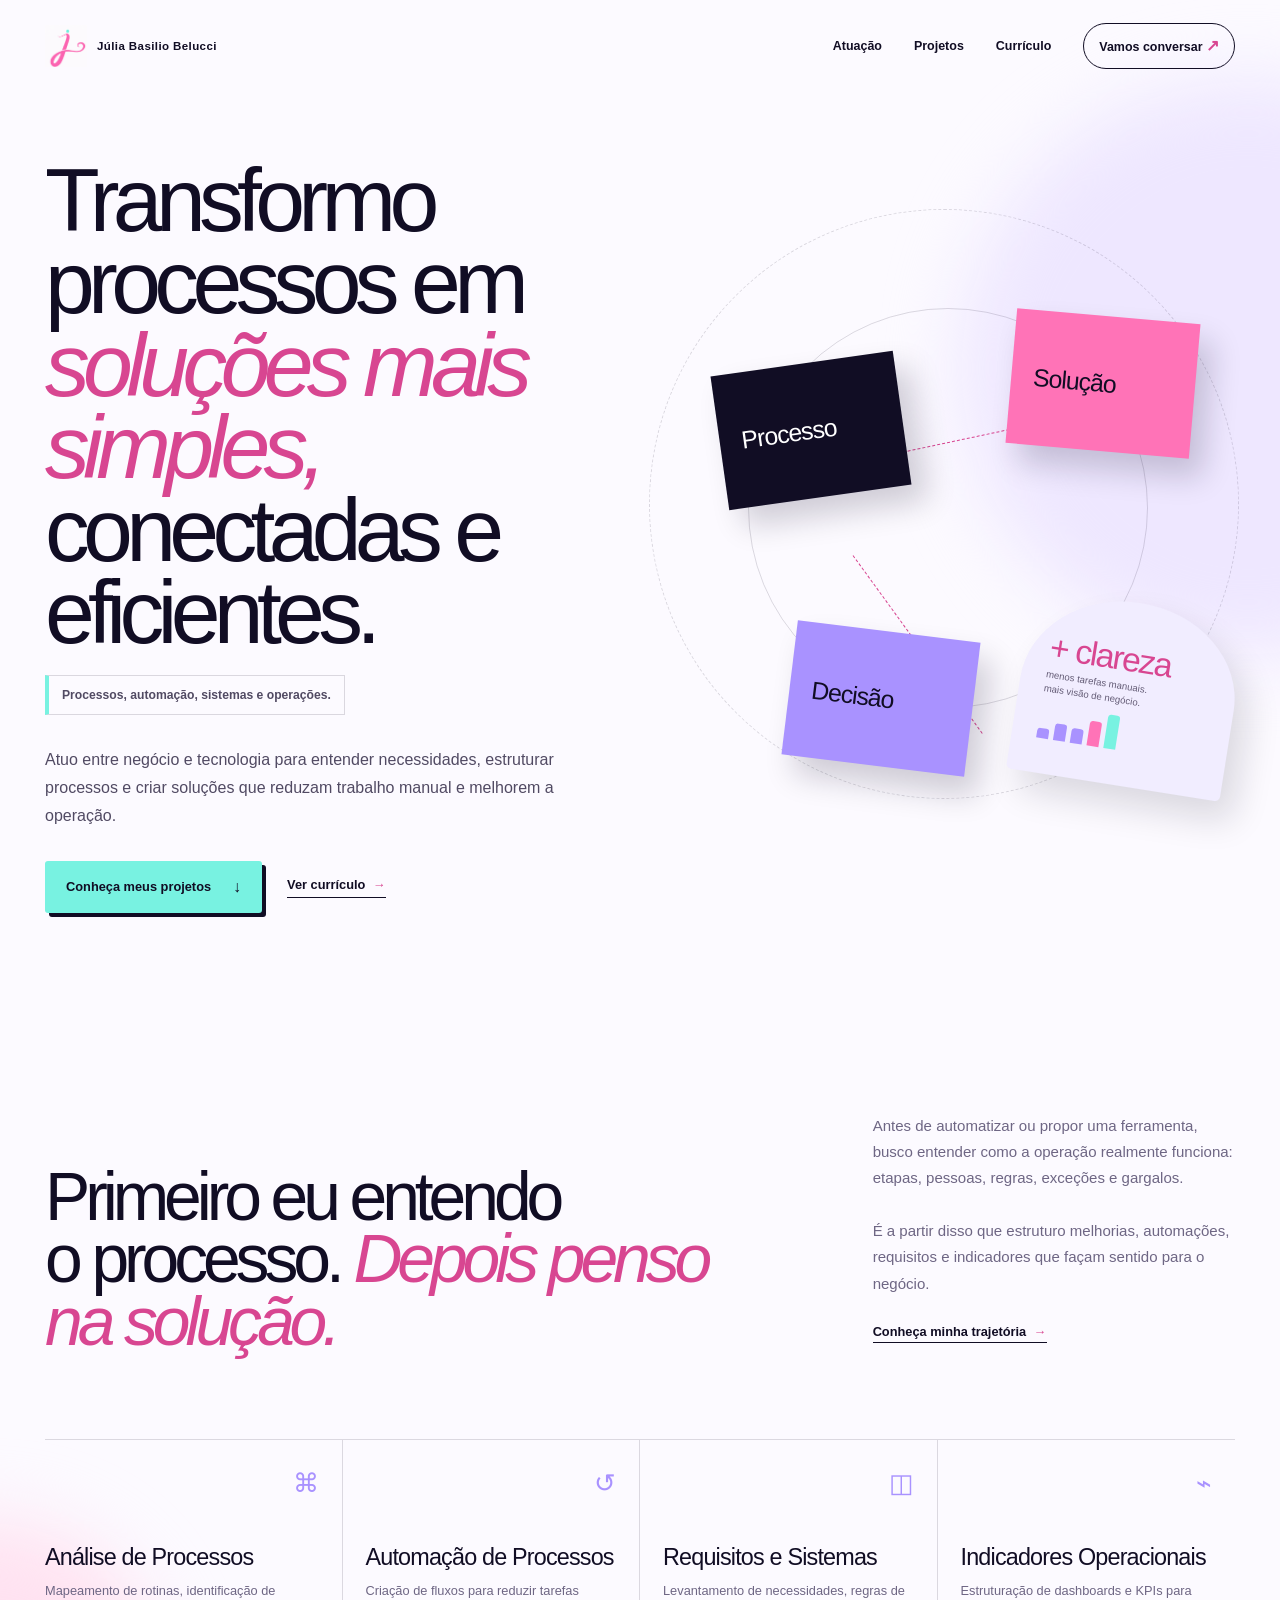
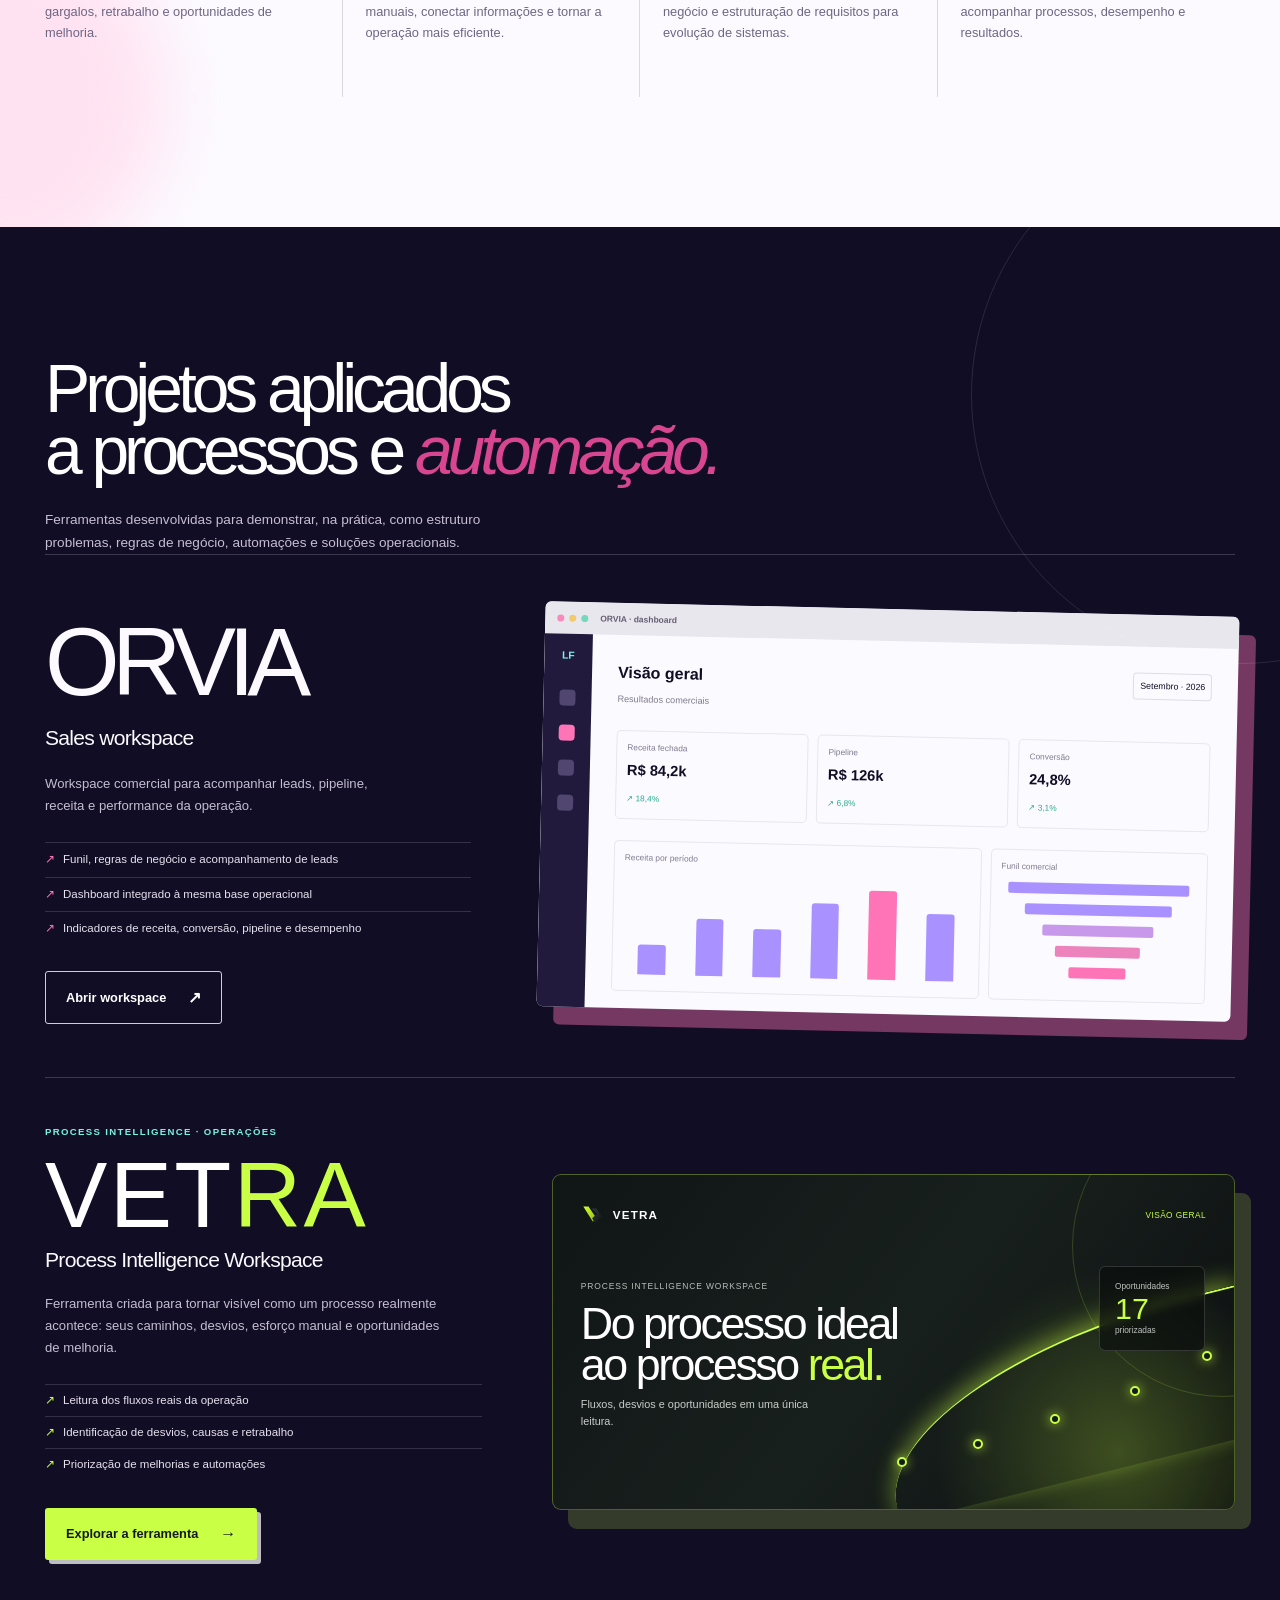
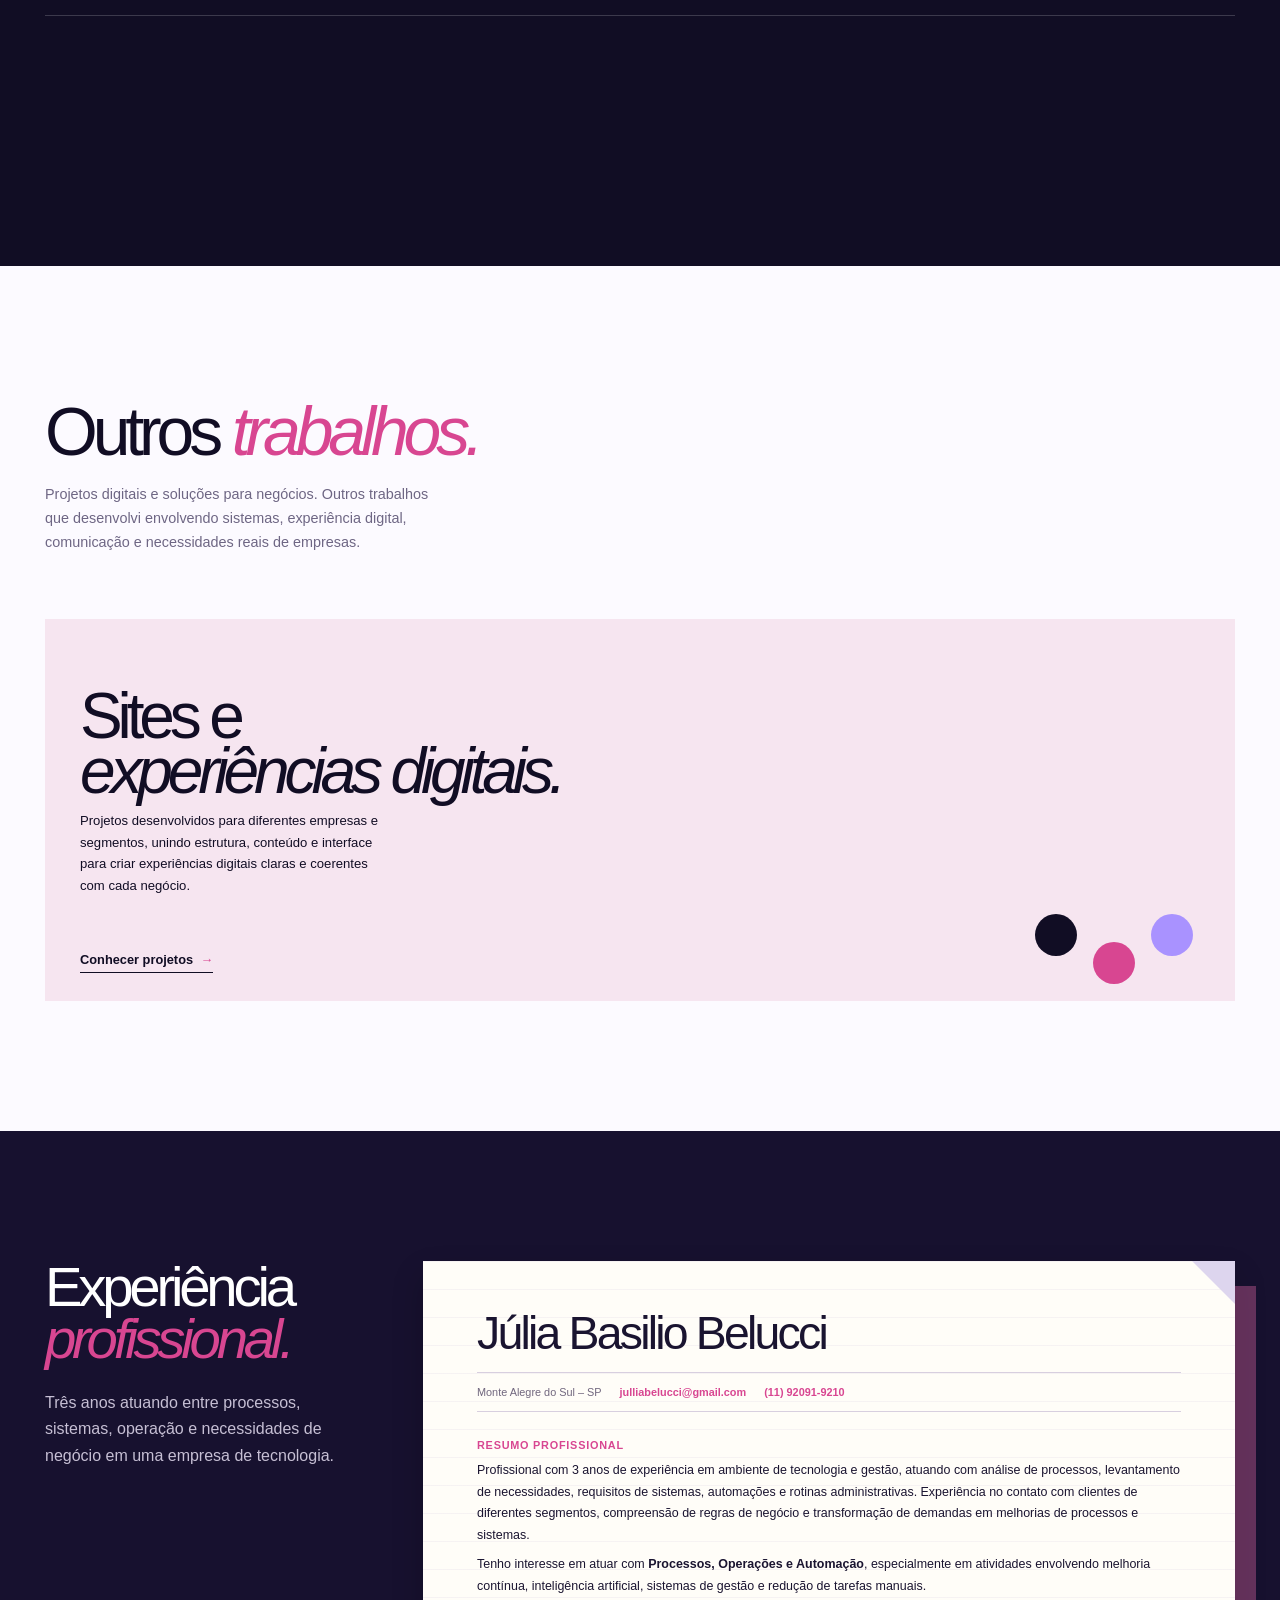
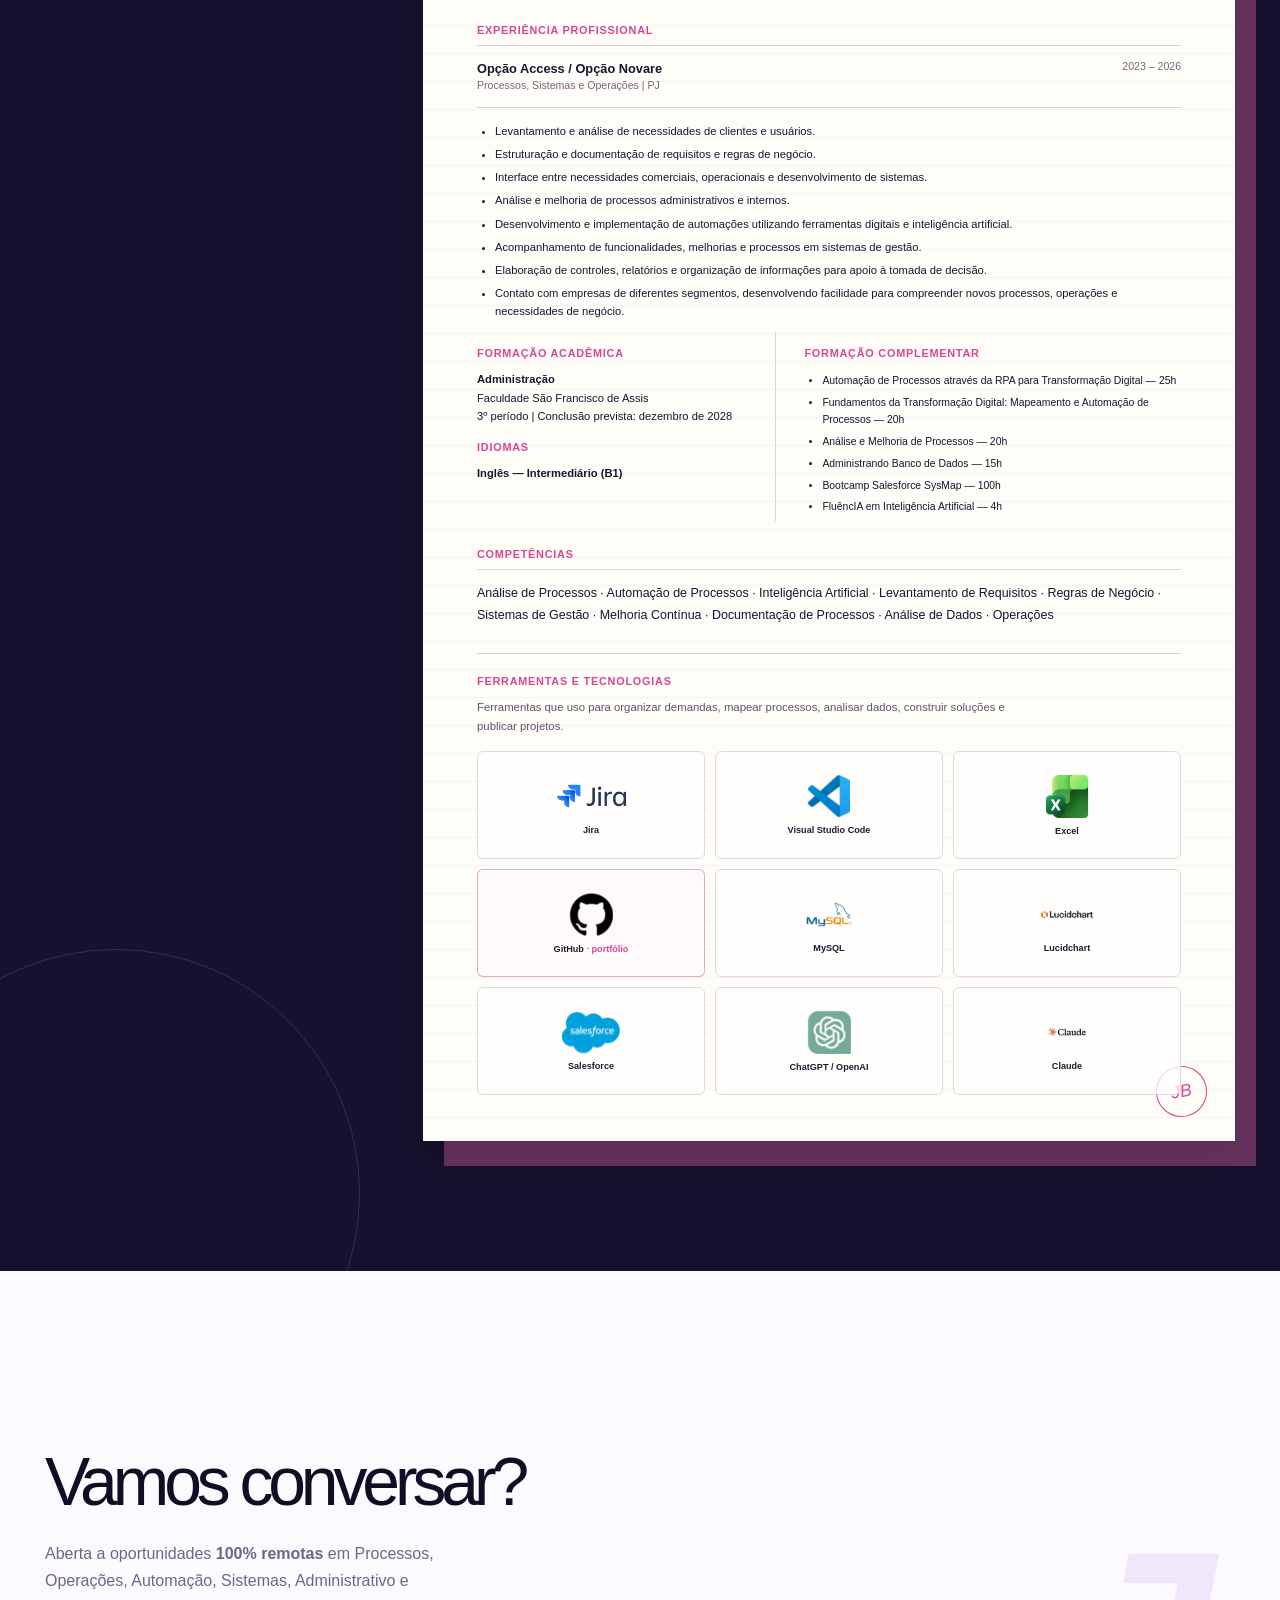
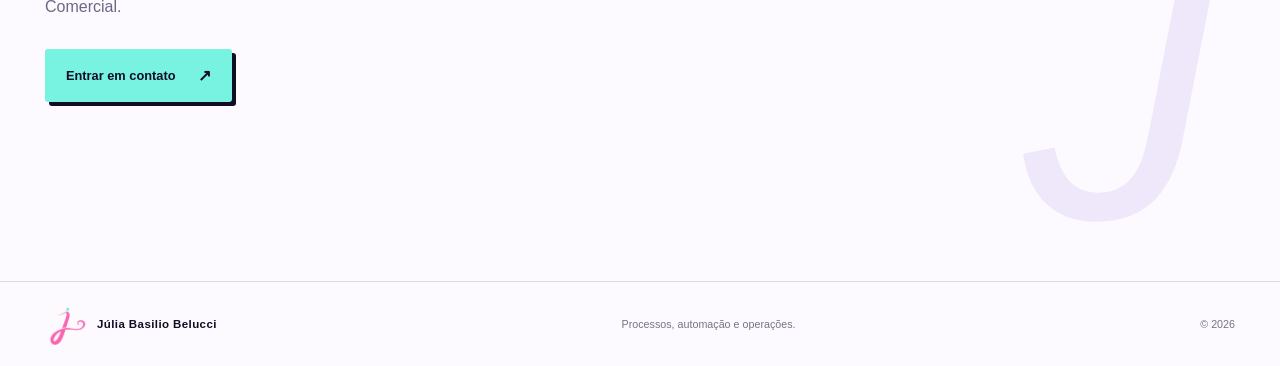
<file: index.html>
<!doctype html>
<html lang="pt-BR"><head><meta charset="UTF-8" /><meta name="viewport" content="width=device-width, initial-scale=1.0" /><meta name="description" content="Portfólio de Júlia Basilio Belucci — processos, sistemas, operações, dados e automação." /><title>Júlia Basilio Belucci — Processos & Sistemas</title><link rel="icon" type="image/svg+xml" href="logo.svg" /><link rel="stylesheet" href="styles.css?v=portfolio-vetra-tools-20260928" /><link rel="stylesheet" href="refinements.css?v=portfolio-vetra-tools-20260928" /></head>
<body><div class="ambient ambient-one" aria-hidden="true"></div><div class="ambient ambient-two" aria-hidden="true"></div><header class="site-header"><a class="brand" href="#inicio" aria-label="Voltar ao início"><img src="logo.svg" alt="" /><span>Júlia Basilio Belucci</span></a><button class="menu-button" type="button" aria-label="Abrir menu" aria-expanded="false">Menu</button><nav class="main-nav" aria-label="Navegação principal"><a href="#atuacao">Atuação</a><a href="#ecossistema">Projetos</a><a href="#curriculo">Currículo</a><a href="#contato" class="nav-cta">Vamos conversar <span>↗</span></a></nav></header>
<main>
<section class="hero" id="inicio"><div class="hero-copy reveal"><h1>Transformo processos em<br /><em>soluções mais simples,</em><br />conectadas e eficientes.</h1><p class="hero-focus">Processos, automação, sistemas e operações.</p><p class="hero-description">Atuo entre negócio e tecnologia para entender necessidades, estruturar processos e criar soluções que reduzam trabalho manual e melhorem a operação.</p><div class="hero-actions"><a class="button button-primary" href="#ecossistema">Conheça meus projetos <span>↓</span></a><a class="text-link" href="#curriculo">Ver currículo <span>→</span></a></div></div><div class="hero-visual reveal" aria-label="Processos conectados a indicadores"><div class="visual-ring ring-one"></div><div class="visual-ring ring-two"></div><div class="process-node node-one"><b>Processo</b></div><div class="process-node node-two"><b>Solução</b></div><div class="process-node node-three"><b>Decisão</b></div><div class="node-line line-a"></div><div class="node-line line-b"></div><div class="result-card"><strong>+ clareza</strong><p>menos tarefas manuais.<br />mais visão de negócio.</p><div class="result-bars"><i></i><i></i><i></i><i></i><i></i></div></div></div></section>
<section class="introduction section-shell" id="atuacao"><div class="intro-grid"><h2 class="reveal">Primeiro eu entendo<br />o processo. <em>Depois penso<br />na solução.</em></h2><div class="intro-copy reveal"><p>Antes de automatizar ou propor uma ferramenta, busco entender como a operação realmente funciona: etapas, pessoas, regras, exceções e gargalos.<br /><br />É a partir disso que estruturo melhorias, automações, requisitos e indicadores que façam sentido para o negócio.</p><a class="text-link" href="#curriculo">Conheça minha trajetória <span>→</span></a></div></div><div class="skills-grid"><article class="skill-card reveal"><span class="card-mark">⌘</span><h3>Análise de Processos</h3><p>Mapeamento de rotinas, identificação de gargalos, retrabalho e oportunidades de melhoria.</p></article><article class="skill-card reveal"><span class="card-mark">↺</span><h3>Automação de Processos</h3><p>Criação de fluxos para reduzir tarefas manuais, conectar informações e tornar a operação mais eficiente.</p></article><article class="skill-card reveal"><span class="card-mark">◫</span><h3>Requisitos e Sistemas</h3><p>Levantamento de necessidades, regras de negócio e estruturação de requisitos para evolução de sistemas.</p></article><article class="skill-card reveal"><span class="card-mark">⌁</span><h3>Indicadores Operacionais</h3><p>Estruturação de dashboards e KPIs para acompanhar processos, desempenho e resultados.</p></article></div></section>
<section class="ecosystem" id="ecossistema"><div class="section-shell"><div class="ecosystem-intro reveal"><h2>Projetos aplicados<br />a processos e <em>automação.</em></h2><p>Ferramentas desenvolvidas para demonstrar, na prática, como estruturo problemas, regras de negócio, automações e soluções operacionais.</p></div><article class="project project-leadflow reveal"><div class="project-copy"><h3>Lead<span>Flow</span></h3><p class="project-subtitle">Sales Operations · Process Automation</p><p>CRM com gestão de leads e dashboard integrado à operação comercial. Os dados registrados durante o processo alimentam automaticamente os indicadores de receita, conversão, pipeline e desempenho, sem controles paralelos ou atualização manual.</p><ul><li>Funil, regras de negócio e acompanhamento de leads</li><li>Dashboard integrado à mesma base operacional</li><li>Indicadores de receita, conversão, pipeline e desempenho</li></ul><a class="button button-light" href="projetos/leadflow.html">Explorar o case <span>↗</span></a></div><div class="project-art leadflow-art" aria-label="Demonstração visual do dashboard LeadFlow"><div class="browser-top"><i></i><i></i><i></i><b>LeadFlow · visão geral</b></div><div class="dashboard"><aside><strong>LF</strong><em></em><em class="active"></em><em></em><em></em></aside><div class="dash-main"><div class="dash-title"><div><b>Visão geral</b><small>Resultados comerciais</small></div><span>Setembro · 2026</span></div><div class="metrics"><div><small>Receita fechada</small><b>R$ 84,2k</b><em>↗ 18,4%</em></div><div><small>Pipeline</small><b>R$ 126k</b><em>↗ 6,8%</em></div><div><small>Conversão</small><b>24,8%</b><em>↗ 3,1%</em></div></div><div class="chart-area"><div><small>Receita por período</small><span class="bars"><i></i><i></i><i></i><i></i><i></i><i></i></span></div><div class="funnel"><small>Funil comercial</small><i></i><i></i><i></i><i></i><i></i></div></div></div></div></div></article><div class="secondary-projects"><article class="project compact-project reqflow reveal"><h3>Req<span>Flow</span></h3><p class="project-subtitle">Requirements Analysis · Business Rules</p><p>Transforma necessidades pouco estruturadas em requisitos claros, regras de negócio e critérios de aceite para facilitar a comunicação entre negócio e tecnologia.</p><div class="req-visual"><b>“Quero ser avisado quando um cliente estiver inadimplente.”</b><i>↓</i><strong>Critérios · prioridade · dependências</strong></div><a class="button button-small" href="projetos/reqflow.html">Ver detalhes <span>↗</span></a></article><article class="project compact-project bugflow reveal"><h3>Bug<span>Flow</span></h3><p class="project-subtitle">Quality Assurance · Bug Management</p><p>Estrutura o registro e acompanhamento de problemas com contexto, evidências, prioridade, reprodução e histórico de validação.</p><div class="bug-visual"><div><span>Alta</span><b>Erro ao finalizar pedido</b><small>Reprodução documentada · 4 evidências</small></div><div><span>Em reteste</span><b>Filtro de status não atualiza</b><small>Responsável definido · prioridade média</small></div></div><a class="button button-small button-dark" href="projetos/bugflow.html">Ver detalhes <span>↗</span></a></article></div></div></section>
<section class="additional-work section-shell"><div class="additional-heading reveal"><h2>Outros <em>trabalhos.</em></h2><p>Projetos digitais e soluções para negócios. Outros trabalhos que desenvolvi envolvendo sistemas, experiência digital, comunicação e necessidades reais de empresas.</p></div><div class="additional-grid"><article class="additional-card card-novare reveal"><h3>Novare</h3><p>Portal de autosserviço desenvolvido para centralizar etapas importantes da jornada do cliente, como assinatura, financeiro, suporte e acesso aos serviços.</p><div class="mini-interface"><i></i><i></i><i></i><b>Olá, Júlia</b><small>Minha assinatura · Financeiro · Suporte</small></div><a class="text-link card-link" href="projetos/novare.html">Conhecer projeto <span>→</span></a></article><article class="additional-card sites-card reveal"><h3>Sites e<br /><em>experiências digitais.</em></h3><p>Projetos desenvolvidos para diferentes empresas e segmentos, unindo estrutura, conteúdo e interface para criar experiências digitais claras e coerentes com cada negócio.</p><div class="site-dots"><i></i><i></i><i></i></div><a class="text-link card-link" href="projetos/sites.html">Conhecer projetos <span>→</span></a></article></div></section>
<section class="resume-section" id="curriculo"><div class="section-shell resume-full-layout"><div class="resume-intro reveal"><h2>Experiência<br /><em>profissional.</em></h2><p>Três anos atuando entre processos, sistemas, operação e necessidades de negócio em uma empresa de tecnologia.</p></div><article class="paper resume-full reveal"><div class="paper-fold"></div><div class="paper-stamp">JB</div><h3>Júlia Basilio Belucci</h3><div class="contact-row"><span>Monte Alegre do Sul – SP</span><a href="https://mail.google.com/mail/?view=cm&amp;fs=1&amp;to=julliabelucci@gmail.com" target="_blank" rel="noopener">julliabelucci@gmail.com ↗</a><a href="https://wa.me/5511920919210" target="_blank" rel="noopener">(11) 92091-9210 ↗</a></div><h4>Resumo profissional</h4><p>Profissional com 3 anos de experiência em ambiente de tecnologia e gestão, atuando com análise de processos, levantamento de necessidades, requisitos de sistemas, automações e rotinas administrativas. Experiência no contato com clientes de diferentes segmentos, compreensão de regras de negócio e transformação de demandas em melhorias de processos e sistemas.</p><p>Tenho interesse em atuar com <strong>Processos, Operações e Automação</strong>, especialmente em atividades envolvendo melhoria contínua, inteligência artificial, sistemas de gestão e redução de tarefas manuais.</p><h4>Experiência profissional</h4><div class="resume-job"><div><b>Opção Access / Opção Novare</b><span>Processos, Sistemas e Operações | PJ</span></div><time>2023 – 2026</time></div><ul class="resume-list"><li>Levantamento e análise de necessidades de clientes e usuários.</li><li>Estruturação e documentação de requisitos e regras de negócio.</li><li>Interface entre necessidades comerciais, operacionais e desenvolvimento de sistemas.</li><li>Análise e melhoria de processos administrativos e internos.</li><li>Desenvolvimento e implementação de automações utilizando ferramentas digitais e inteligência artificial.</li><li>Acompanhamento de funcionalidades, melhorias e processos em sistemas de gestão.</li><li>Elaboração de controles, relatórios e organização de informações para apoio à tomada de decisão.</li><li>Contato com empresas de diferentes segmentos, desenvolvendo facilidade para compreender novos processos, operações e necessidades de negócio.</li></ul><div class="resume-two-columns"><div><h4>Formação acadêmica</h4><p><strong>Administração</strong><br />Faculdade São Francisco de Assis<br />3º período | Conclusão prevista: dezembro de 2028</p><h4>Idiomas</h4><p><strong>Inglês — Intermediário (B1)</strong></p></div><div><h4>Formação complementar</h4><ul class="resume-list compact"><li>Automação de Processos através da RPA para Transformação Digital — 25h</li><li>Fundamentos da Transformação Digital: Mapeamento e Automação de Processos — 20h</li><li>Análise e Melhoria de Processos — 20h</li><li>Administrando Banco de Dados — 15h</li><li>Bootcamp Salesforce SysMap — 100h</li><li>FluêncIA em Inteligência Artificial — 4h</li></ul></div></div><h4>Competências</h4><p class="competencies">Análise de Processos · Automação de Processos · Inteligência Artificial · Levantamento de Requisitos · Regras de Negócio · Sistemas de Gestão · Melhoria Contínua · Documentação de Processos · Análise de Dados · Operações</p></article></div></section>
<section class="closing section-shell" id="contato"><h2 class="reveal">Vamos conversar?</h2><p class="closing-copy reveal">Busco oportunidades <strong>100% remotas</strong> em Processos, Operações e Automação, com interesse especial em melhoria contínua, automações com IA e sistemas.</p><a class="button button-primary reveal" href="mailto:julliabelucci@gmail.com">Entrar em contato <span>↗</span></a></section></main><footer><a class="brand" href="#inicio"><img src="logo.svg" alt="" /><span>Júlia Basilio Belucci</span></a><span>Processos, automação e operações.</span><span>© <span id="year"></span></span></footer><script src="script.js?v=portfolio-vetra-tools-20260928"></script></body></html>
</file>
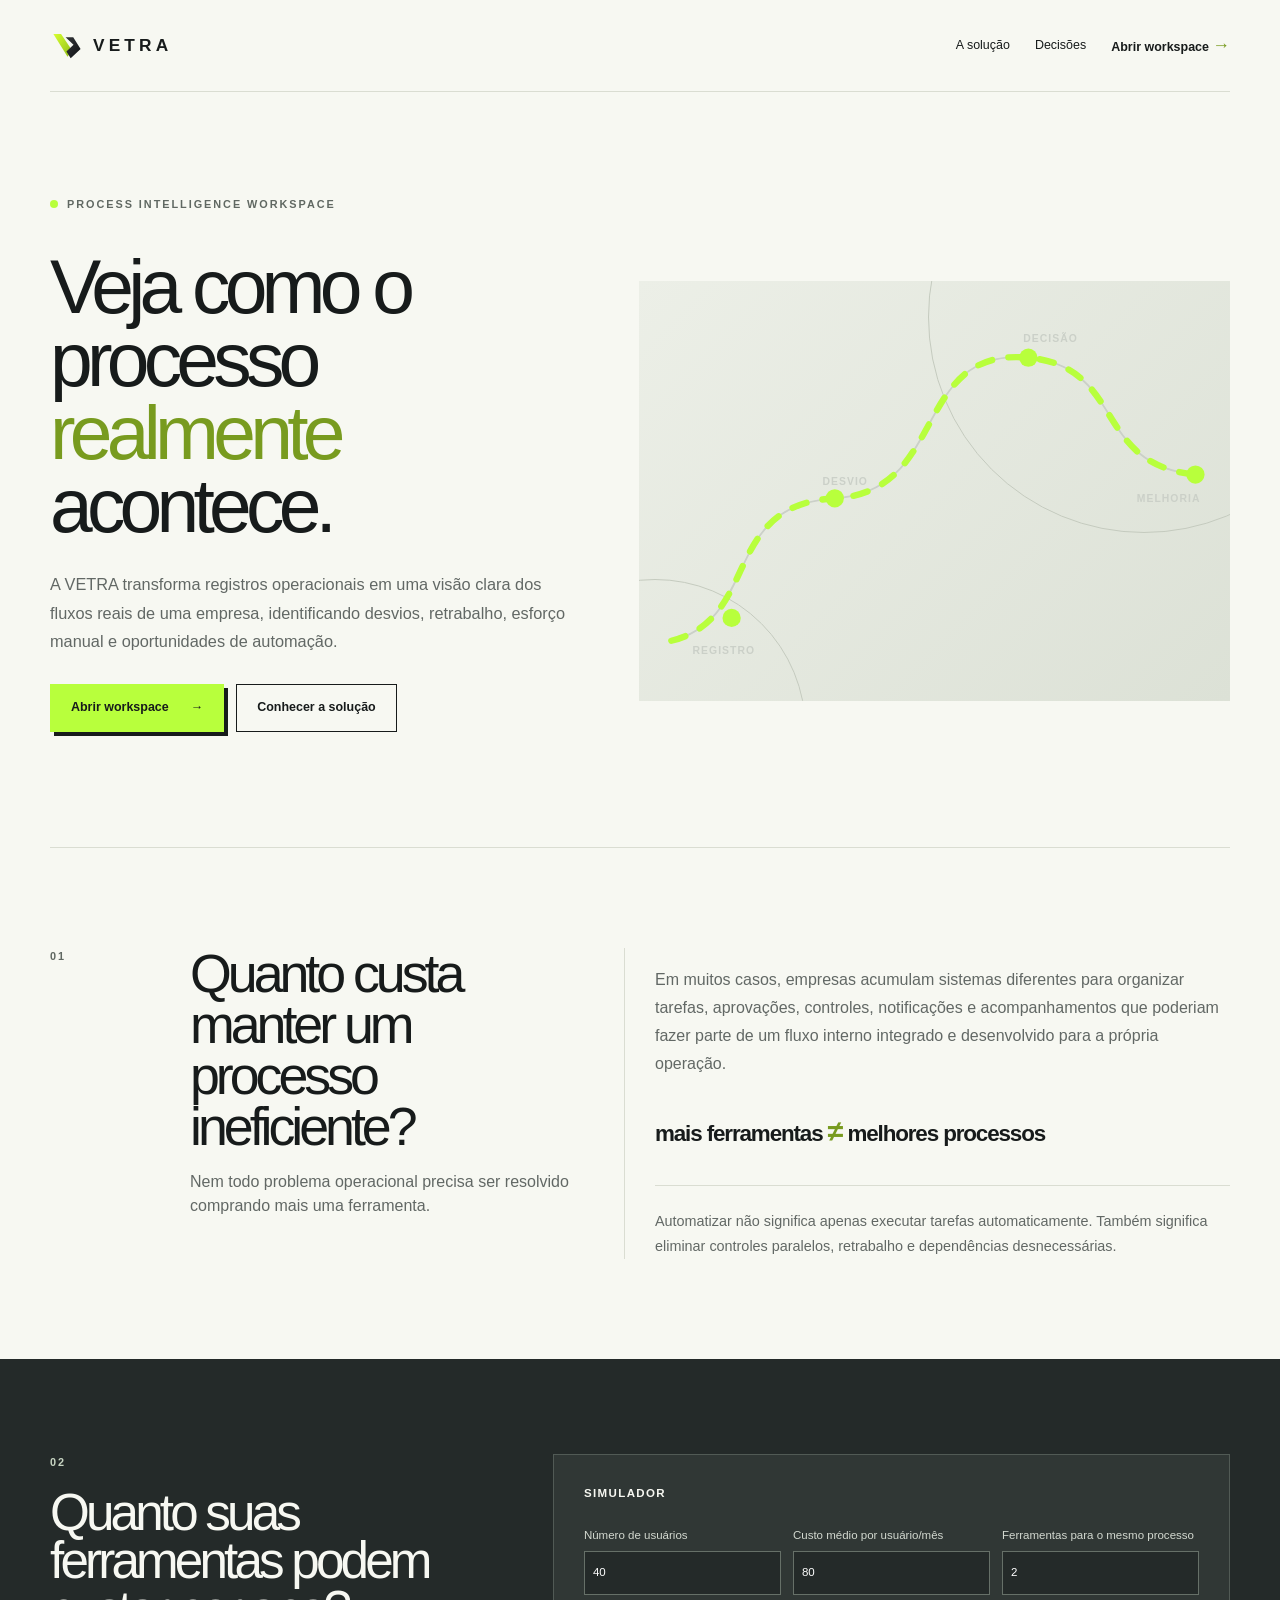
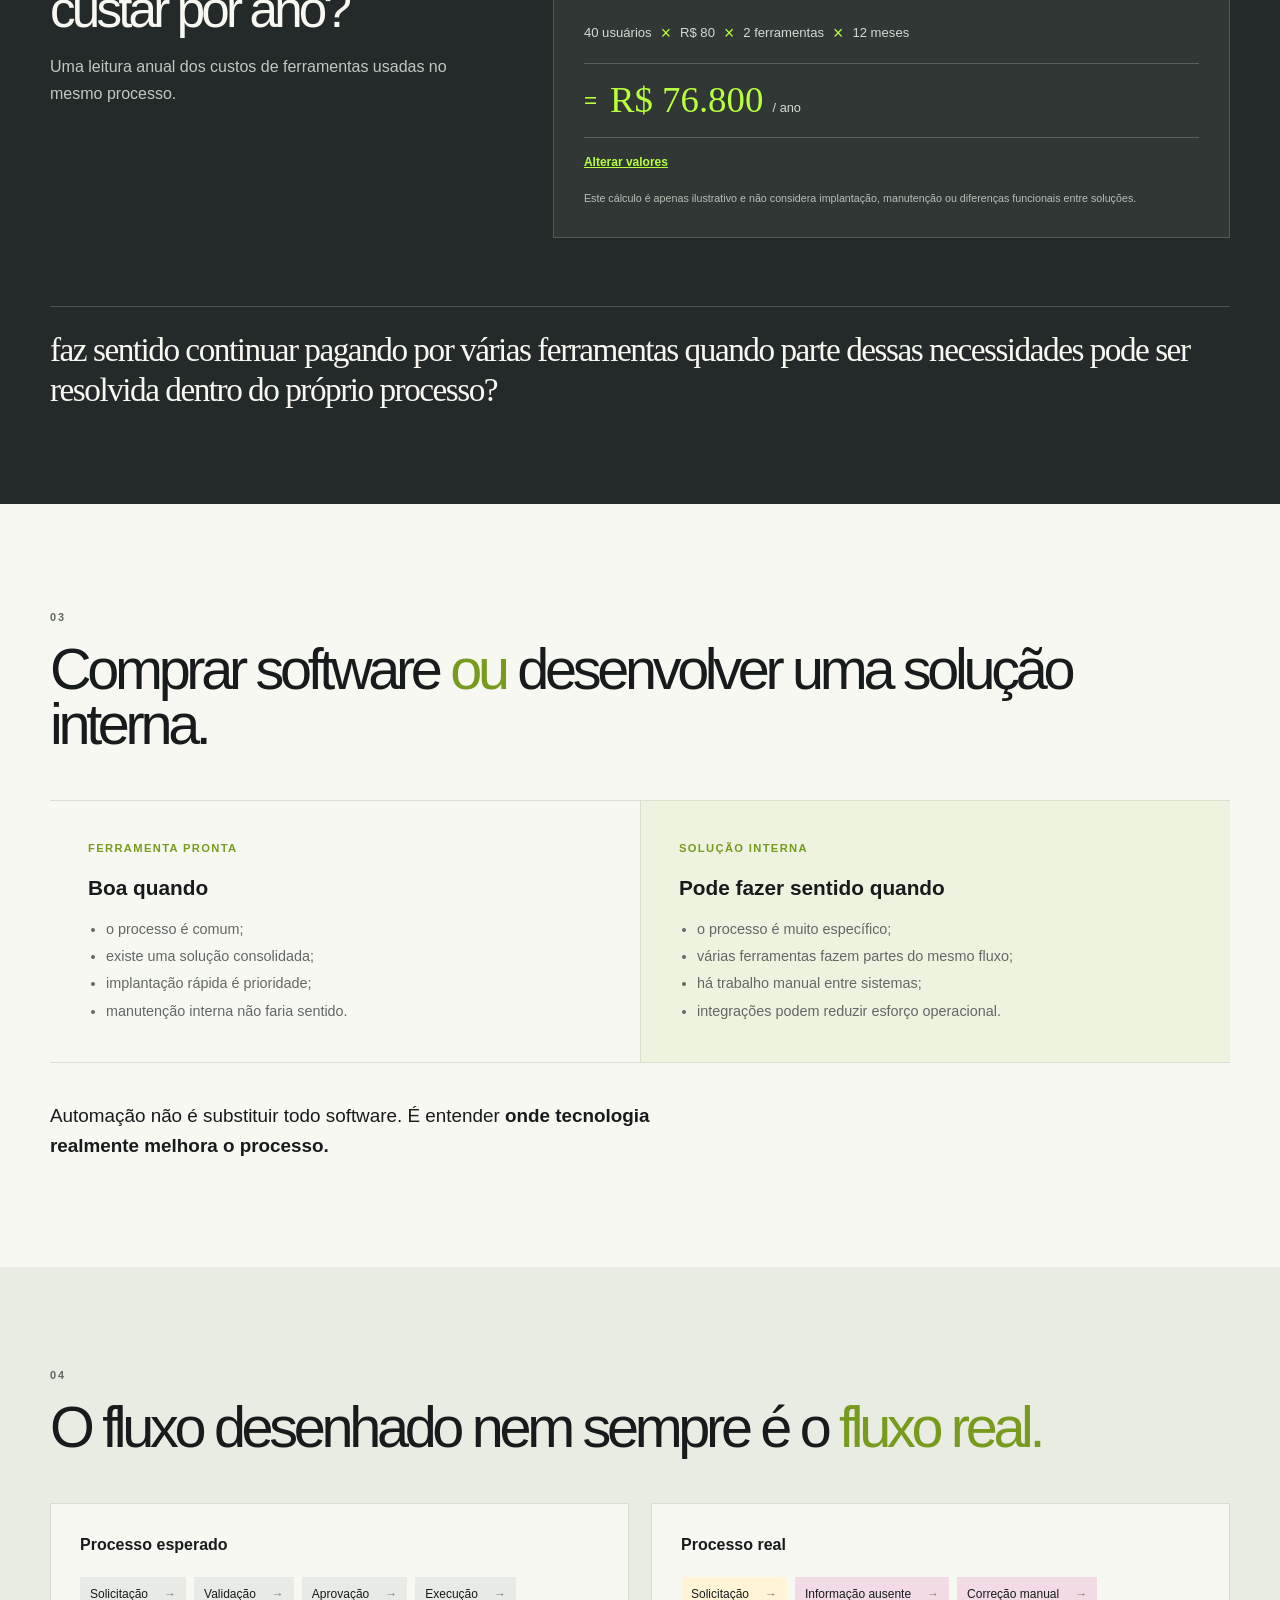
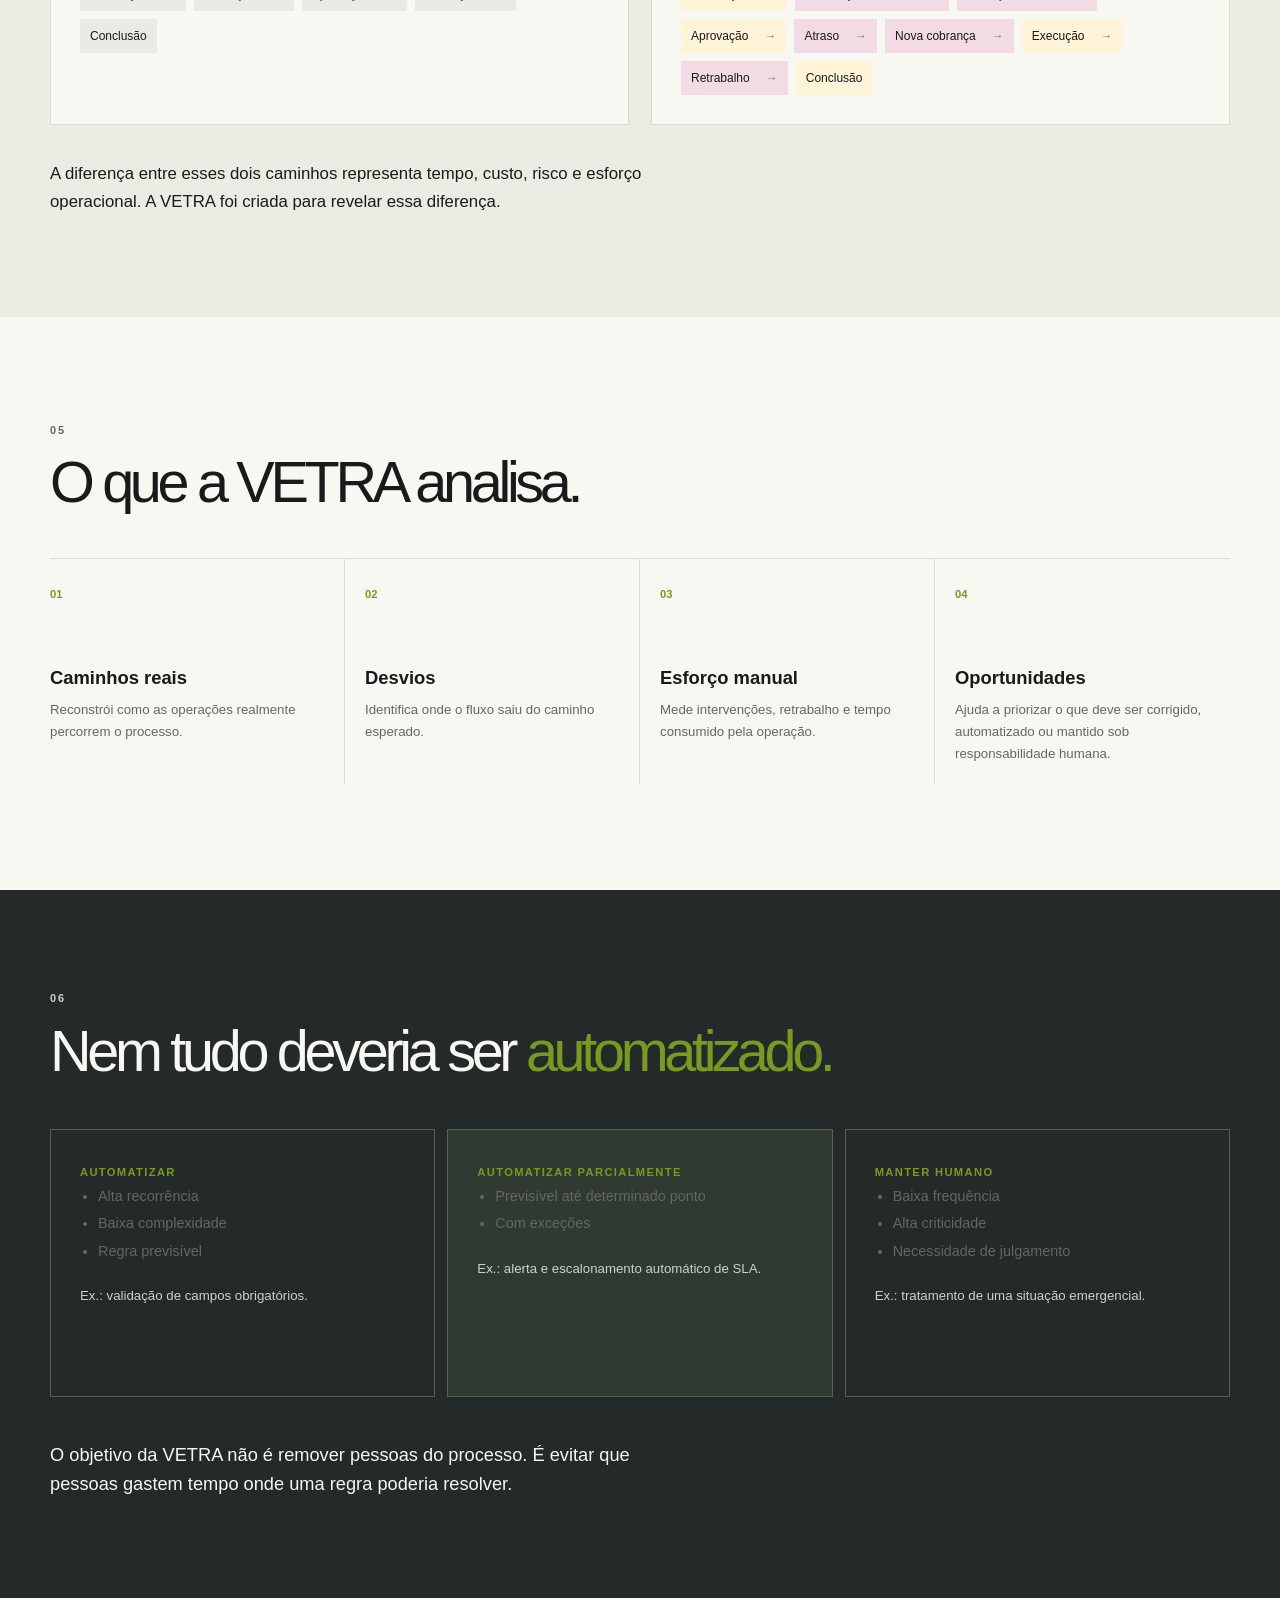
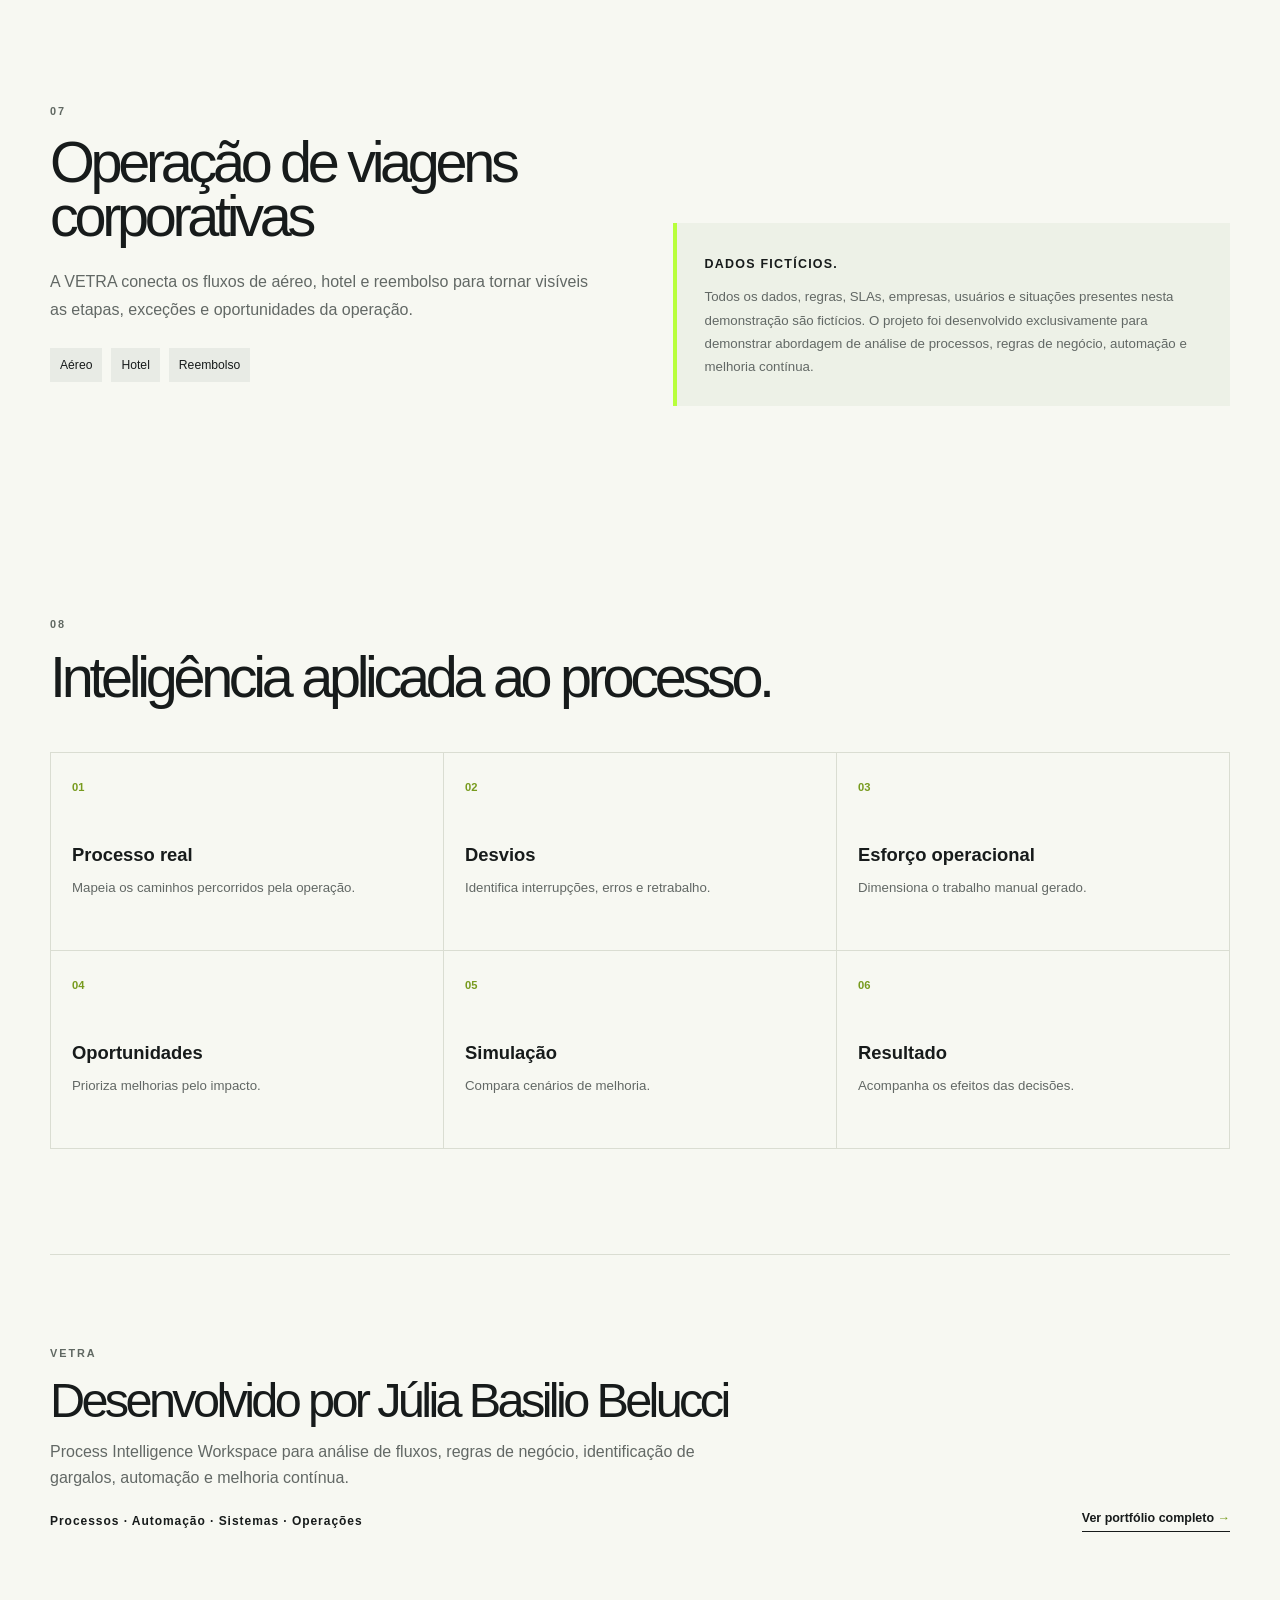
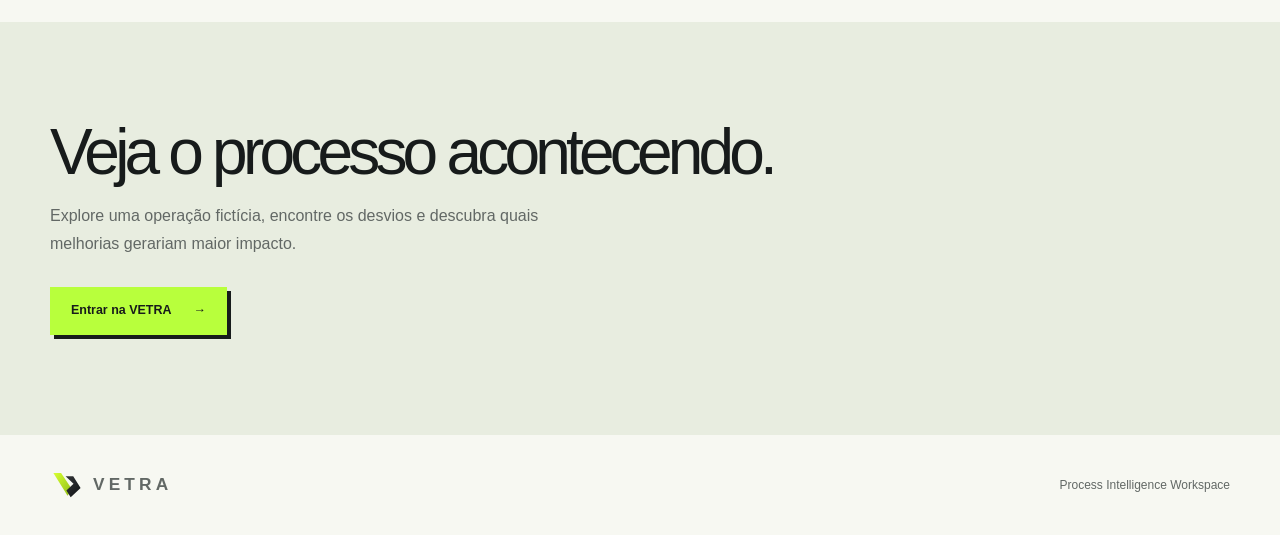
<file: vetra/index.html>
<!doctype html>
<html lang="pt-BR">
<head>
  <meta charset="UTF-8">
  <meta name="viewport" content="width=device-width, initial-scale=1.0">
  <meta name="theme-color" content="#f7f8f2">
  <meta name="description" content="VETRA — inteligência de processos, automação e operações.">
  <title>VETRA — Process Intelligence Workspace</title>
  <link rel="icon" type="image/svg+xml" href="../assets/vetra-mark.svg">
  <link rel="stylesheet" href="vetra.css?v=20260928">
</head>
<body>
  <header class="site-header shell">
    <a class="brand" href="#inicio" aria-label="VETRA, início"><img src="../assets/vetra-mark.svg" alt=""><span>VETRA</span></a>
    <nav aria-label="Navegação"><a href="#case">A solução</a><a href="#decisoes">Decisões</a><a href="app/">Abrir workspace <span aria-hidden="true">→</span></a></nav>
  </header>
  <main>
    <section class="hero shell" id="inicio">
      <div class="eyebrow"><span></span>Process Intelligence Workspace</div>
      <div class="hero-grid">
        <div>
          <h1>Veja como o processo <em>realmente</em> acontece.</h1>
          <p>A VETRA transforma registros operacionais em uma visão clara dos fluxos reais de uma empresa, identificando desvios, retrabalho, esforço manual e oportunidades de automação.</p>
          <div class="actions"><a class="button button-primary" href="app/">Abrir workspace <span aria-hidden="true">→</span></a><a class="button button-secondary" href="#case">Conhecer a solução</a></div>
        </div>
        <div class="hero-diagram" aria-label="Caminho de processo com pontos de análise">
          <div class="diagram-label label-one">Registro</div><div class="diagram-label label-two">Desvio</div><div class="diagram-label label-three">Decisão</div><div class="diagram-label label-four">Melhoria</div>
          <svg viewBox="0 0 620 460" aria-hidden="true"><path d="M22 394C120 370 76 245 201 238s84-166 212-154c107 10 70 118 184 128" fill="none" stroke="currentColor" stroke-width="2"/><path d="M22 394C120 370 76 245 201 238s84-166 212-154c107 10 70 118 184 128" fill="none" stroke="#b8ff3c" stroke-width="7" stroke-linecap="round" stroke-dasharray="16 18"/><circle cx="88" cy="369" r="10"/><circle cx="201" cy="238" r="10"/><circle cx="413" cy="84" r="10"/><circle cx="596" cy="212" r="10"/></svg>
        </div>
      </div>
    </section>

    <section class="question shell" id="case">
      <div class="section-number">01</div>
      <div><h2>Quanto custa manter um processo ineficiente?</h2><p>Nem todo problema operacional precisa ser resolvido comprando mais uma ferramenta.</p></div>
      <div class="question-copy"><p>Em muitos casos, empresas acumulam sistemas diferentes para organizar tarefas, aprovações, controles, notificações e acompanhamentos que poderiam fazer parte de um fluxo interno integrado e desenvolvido para a própria operação.</p><strong>mais ferramentas <span>≠</span> melhores processos</strong><p class="statement">Automatizar não significa apenas executar tarefas automaticamente. Também significa eliminar controles paralelos, retrabalho e dependências desnecessárias.</p></div>
    </section>

    <section class="calculator-section" id="simulador">
      <div class="shell calculator-grid">
        <div><div class="section-number">02</div><h2>Quanto suas ferramentas podem custar por ano?</h2><p>Uma leitura anual dos custos de ferramentas usadas no mesmo processo.</p></div>
        <div class="calculator" aria-labelledby="calculator-title">
          <h3 id="calculator-title">Simulador</h3>
          <div class="calculator-inputs"><label>Número de usuários<input id="users" type="number" min="1" value="40"></label><label>Custo médio por usuário/mês<input id="cost" type="number" min="0" value="80"></label><label>Ferramentas para o mesmo processo<input id="tools" type="number" min="1" value="2"></label></div>
          <div class="equation" aria-live="polite"><span id="users-display">40 usuários</span><i>×</i><span id="cost-display">R$ 80</span><i>×</i><span id="tools-display">2 ferramentas</span><i>×</i><span>12 meses</span></div>
          <div class="calculator-result"><span>=</span><strong id="annual-cost">R$ 76.800 <small>/ ano</small></strong></div>
          <button class="reset-values" type="button" id="reset-calculator">Alterar valores</button>
          <p class="fine-print">Este cálculo é apenas ilustrativo e não considera implantação, manutenção ou diferenças funcionais entre soluções.</p>
        </div>
      </div>
      <blockquote class="shell">faz sentido continuar pagando por várias ferramentas quando parte dessas necessidades pode ser resolvida dentro do próprio processo?</blockquote>
    </section>

    <section class="comparison shell">
      <div class="section-number">03</div><h2>Comprar software <em>ou</em> desenvolver uma solução interna.</h2>
      <div class="comparison-grid"><article><span>Ferramenta pronta</span><h3>Boa quando</h3><ul><li>o processo é comum;</li><li>existe uma solução consolidada;</li><li>implantação rápida é prioridade;</li><li>manutenção interna não faria sentido.</li></ul></article><article class="accent-card"><span>Solução interna</span><h3>Pode fazer sentido quando</h3><ul><li>o processo é muito específico;</li><li>várias ferramentas fazem partes do mesmo fluxo;</li><li>há trabalho manual entre sistemas;</li><li>integrações podem reduzir esforço operacional.</li></ul></article></div>
      <p class="section-conclusion">Automação não é substituir todo software. É entender <strong>onde tecnologia realmente melhora o processo.</strong></p>
    </section>

    <section class="reality">
      <div class="shell">
        <div class="section-number">04</div><h2>O fluxo desenhado nem sempre é o <em>fluxo real.</em></h2>
        <div class="flows"><article><h3>Processo esperado</h3><ol class="flow expected"><li>Solicitação</li><li>Validação</li><li>Aprovação</li><li>Execução</li><li>Conclusão</li></ol></article><article><h3>Processo real</h3><ol class="flow real"><li>Solicitação</li><li>Informação ausente</li><li>Correção manual</li><li>Aprovação</li><li>Atraso</li><li>Nova cobrança</li><li>Execução</li><li>Retrabalho</li><li>Conclusão</li></ol></article></div>
        <p class="reality-note">A diferença entre esses dois caminhos representa tempo, custo, risco e esforço operacional. A VETRA foi criada para revelar essa diferença.</p>
      </div>
    </section>

    <section class="analysis shell">
      <div class="section-number">05</div><h2>O que a VETRA analisa.</h2>
      <div class="analysis-grid"><article><span>01</span><h3>Caminhos reais</h3><p>Reconstrói como as operações realmente percorrem o processo.</p></article><article><span>02</span><h3>Desvios</h3><p>Identifica onde o fluxo saiu do caminho esperado.</p></article><article><span>03</span><h3>Esforço manual</h3><p>Mede intervenções, retrabalho e tempo consumido pela operação.</p></article><article><span>04</span><h3>Oportunidades</h3><p>Ajuda a priorizar o que deve ser corrigido, automatizado ou mantido sob responsabilidade humana.</p></article></div>
    </section>

    <section class="decisions" id="decisoes"><div class="shell"><div class="section-number">06</div><h2>Nem tudo deveria ser <em>automatizado.</em></h2><div class="decision-grid"><article><span>Automatizar</span><ul><li>Alta recorrência</li><li>Baixa complexidade</li><li>Regra previsível</li></ul><p>Ex.: validação de campos obrigatórios.</p></article><article><span>Automatizar parcialmente</span><ul><li>Previsível até determinado ponto</li><li>Com exceções</li></ul><p>Ex.: alerta e escalonamento automático de SLA.</p></article><article><span>Manter humano</span><ul><li>Baixa frequência</li><li>Alta criticidade</li><li>Necessidade de julgamento</li></ul><p>Ex.: tratamento de uma situação emergencial.</p></article></div><p class="decision-note">O objetivo da VETRA não é remover pessoas do processo. É evitar que pessoas gastem tempo onde uma regra poderia resolver.</p></div></section>

    <section class="case shell"><div class="section-number">07</div><div class="case-grid"><div><h2>Operação de viagens corporativas</h2><p>A VETRA conecta os fluxos de aéreo, hotel e reembolso para tornar visíveis as etapas, exceções e oportunidades da operação.</p><ul class="case-list"><li>Aéreo</li><li>Hotel</li><li>Reembolso</li></ul></div><div class="case-note"><strong>Dados fictícios.</strong><p>Todos os dados, regras, SLAs, empresas, usuários e situações presentes nesta demonstração são fictícios. O projeto foi desenvolvido exclusivamente para demonstrar abordagem de análise de processos, regras de negócio, automação e melhoria contínua.</p></div></div></section>

    <section class="demo shell"><div class="section-number">08</div><h2>Inteligência aplicada ao processo.</h2><div class="demo-steps"><article><span>01</span><h3>Processo real</h3><p>Mapeia os caminhos percorridos pela operação.</p></article><article><span>02</span><h3>Desvios</h3><p>Identifica interrupções, erros e retrabalho.</p></article><article><span>03</span><h3>Esforço operacional</h3><p>Dimensiona o trabalho manual gerado.</p></article><article><span>04</span><h3>Oportunidades</h3><p>Prioriza melhorias pelo impacto.</p></article><article><span>05</span><h3>Simulação</h3><p>Compara cenários de melhoria.</p></article><article><span>06</span><h3>Resultado</h3><p>Acompanha os efeitos das decisões.</p></article></div></section>

    <section class="author shell"><div><div class="section-number">VETRA</div><h2>Desenvolvido por Júlia Basilio Belucci</h2><p>Process Intelligence Workspace para análise de fluxos, regras de negócio, identificação de gargalos, automação e melhoria contínua.</p><strong>Processos · Automação · Sistemas · Operações</strong></div><a href="https://jbelucci.github.io/portfolio-julia-basilio/">Ver portfólio completo <span aria-hidden="true">→</span></a></section>
    <section class="final"><div class="shell"><h2>Veja o processo acontecendo.</h2><p>Explore uma operação fictícia, encontre os desvios e descubra quais melhorias gerariam maior impacto.</p><a class="button button-primary" href="app/">Entrar na VETRA <span aria-hidden="true">→</span></a></div></section>
  </main>
  <footer class="shell"><a class="brand" href="#inicio"><img src="../assets/vetra-mark.svg" alt=""><span>VETRA</span></a><span>Process Intelligence Workspace</span></footer>
  <script src="vetra.js?v=20260928"></script>
</body>
</html>
</file>
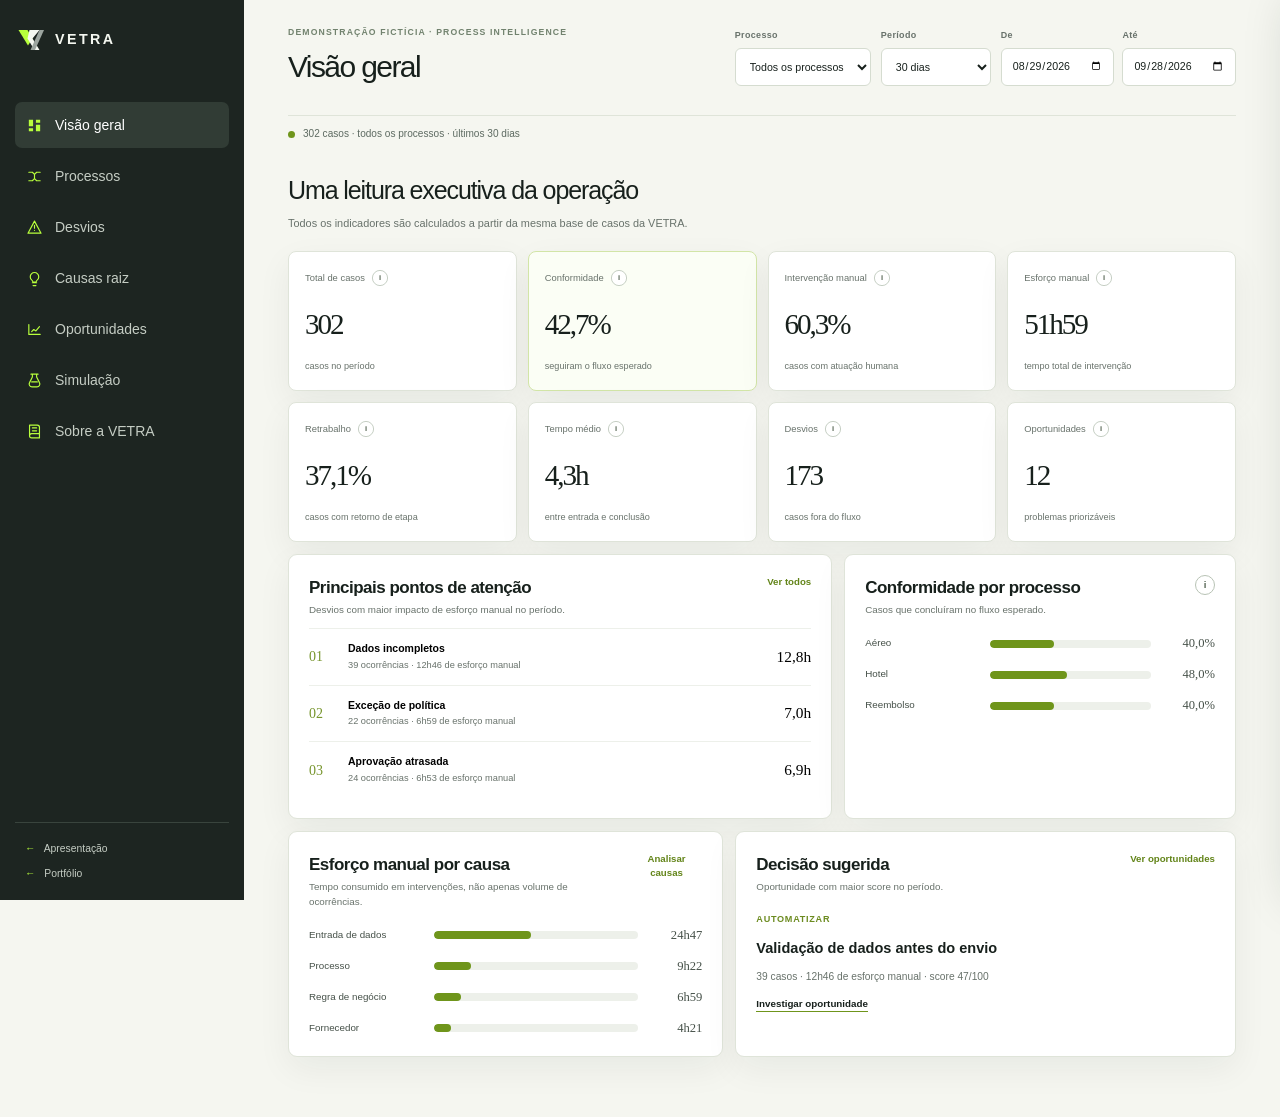
<file: vetra/app/index.html>
<!doctype html>
<html lang="pt-BR">
<head>
  <meta charset="UTF-8">
  <meta name="viewport" content="width=device-width, initial-scale=1.0">
  <meta name="theme-color" content="#f7f8f2">
  <title>VETRA — Process Intelligence Workspace</title>
  <link rel="icon" type="image/svg+xml" href="../../assets/vetra-mark.svg">
  <link rel="stylesheet" href="app.css?v=process-intelligence-2">
</head>
<body>
  <div class="app-layout">
    <aside class="sidebar" id="sidebar">
      <div class="side-head"><a class="brand" href="../" aria-label="VETRA, voltar à apresentação"><img src="../../assets/vetra-mark-dark.svg" alt=""><span>VETRA</span></a><button class="icon-button close-drawer" type="button" aria-label="Fechar menu">×</button></div>
      <nav aria-label="Navegação da ferramenta">
        <button class="nav-item active" data-view="overview"><span class="nav-icon"><svg viewBox="0 0 24 24"><path d="M4 13h6V4H4v9Zm0 7h6v-4H4v4Zm10 0h6v-9h-6v9Zm0-16v4h6V4h-6Z"/></svg></span>Visão geral</button>
        <button class="nav-item" data-view="processes"><span class="nav-icon"><svg viewBox="0 0 24 24"><path d="M4 6h5m6 0h5M9 6l3 3 3-3M4 18h5m6 0h5M9 18l3-3 3 3M12 9v6"/></svg></span>Processos</button>
        <button class="nav-item" data-view="deviations"><span class="nav-icon"><svg viewBox="0 0 24 24"><path d="M12 3 2.8 20h18.4L12 3Zm0 6v4m0 3h.01"/></svg></span>Desvios</button>
        <button class="nav-item" data-view="causes"><span class="nav-icon"><svg viewBox="0 0 24 24"><path d="M9 18h6M10 22h4M8 14a6 6 0 1 1 8 0c-1 .8-1.6 1.8-1.7 3H9.7C9.6 15.8 9 14.8 8 14Z"/></svg></span>Causas raiz</button>
        <button class="nav-item" data-view="opportunities"><span class="nav-icon"><svg viewBox="0 0 24 24"><path d="M4 19V5m0 14h16M8 15l3-3 3 2 5-6"/></svg></span>Oportunidades</button>
        <button class="nav-item" data-view="simulation"><span class="nav-icon"><svg viewBox="0 0 24 24"><path d="M7 3h10m-8 0v4l-4 8a4 4 0 0 0 3.6 6h6.8a4 4 0 0 0 3.6-6l-4-8V3M8 14h8"/></svg></span>Simulação</button>
        <button class="nav-item" data-view="about"><span class="nav-icon"><svg viewBox="0 0 24 24"><path d="M5 3h11a3 3 0 0 1 3 3v15H8a3 3 0 0 1-3-3V3Zm0 15a3 3 0 0 1 3-3h11M9 7h6m-6 4h6"/></svg></span>Sobre a VETRA</button>
      </nav>
      <div class="side-bottom"><a href="../"><span>←</span> Apresentação</a><a href="../../index.html"><span>←</span> Portfólio</a></div>
    </aside>
    <button class="overlay" type="button" aria-label="Fechar menu"></button>
    <main class="main">
      <header class="mobile-head"><a class="brand" href="../"><img src="../../assets/vetra-mark-dark.svg" alt=""><span>VETRA</span></a><span id="mobile-title">Visão geral</span><button class="icon-button menu-button" type="button" aria-label="Abrir menu">☰</button></header>
      <header class="topbar"><div><p class="eyebrow">Demonstração fictícia · Process Intelligence</p><h1 id="page-title">Visão geral</h1></div><div class="global-filters" aria-label="Filtros globais"><label>Processo<select id="process-filter"><option value="all">Todos os processos</option><option value="Aéreo">Aéreo</option><option value="Hotel">Hotel</option><option value="Reembolso">Reembolso</option></select></label><label>Período<select id="period-filter"><option value="7">7 dias</option><option value="30" selected>30 dias</option><option value="90">90 dias</option><option value="custom">Personalizado</option></select></label><div class="custom-range" id="custom-range" hidden><label>De<input id="start-date" type="date"></label><label>Até<input id="end-date" type="date"></label></div></div></header>
      <div class="filter-summary" id="filter-summary" aria-live="polite"></div>

      <section class="view active" id="overview">
        <div class="view-intro"><div><h2>Uma leitura executiva da operação</h2><p>Todos os indicadores são calculados a partir da mesma base de casos da VETRA.</p></div></div>
        <div class="metric-grid" id="overview-metrics"></div>
        <div class="overview-grid"><article class="panel attention-panel"><div class="panel-head"><div><h2>Principais pontos de atenção</h2><p>Desvios com maior impacto de esforço manual no período.</p></div><button class="text-button" data-view="deviations">Ver todos</button></div><div id="attention-list"></div></article><article class="panel process-health"><div class="panel-head"><div><h2>Conformidade por processo</h2><p>Casos que concluíram no fluxo esperado.</p></div><button class="info-button" data-tooltip="Conformidade é o percentual de casos que seguiram o caminho esperado do início à conclusão." aria-label="Explicar conformidade">i</button></div><div id="health-bars" class="bar-list"></div></article></div>
        <div class="overview-grid lower-grid"><article class="panel"><div class="panel-head"><div><h2>Esforço manual por causa</h2><p>Tempo consumido em intervenções, não apenas volume de ocorrências.</p></div><button class="text-button" data-view="causes">Analisar causas</button></div><div id="cause-bars" class="bar-list"></div></article><article class="panel"><div class="panel-head"><div><h2>Decisão sugerida</h2><p>Oportunidade com maior score no período.</p></div><button class="text-button" data-view="opportunities">Ver oportunidades</button></div><div id="top-opportunity" class="decision-summary"></div></article></div>
      </section>

      <section class="view" id="processes">
        <div class="view-intro"><div><h2>Processos: esperado versus real</h2><p>Selecione uma etapa ou variante para investigar os caminhos encontrados na base.</p></div><label class="inline-filter">Processo analisado<select id="map-process-filter"><option value="Aéreo">Aéreo</option><option value="Hotel">Hotel</option><option value="Reembolso">Reembolso</option></select></label></div>
        <article class="panel expected-map"><div class="panel-head"><div><span class="section-kicker">Fluxo esperado</span><h2 id="expected-title">Aéreo</h2></div><button class="info-button" data-tooltip="O fluxo esperado representa as etapas previstas para a conclusão sem exceções." aria-label="Explicar fluxo esperado">i</button></div><div id="expected-flow" class="process-map"></div></article>
        <article class="panel real-map"><div class="panel-head"><div><span class="section-kicker">Fluxos reais encontrados</span><h2>Variantes mais recorrentes</h2><p>Cada caminho abaixo reúne casos que percorreram a mesma sequência de etapas.</p></div><button class="info-button" data-tooltip="Uma variante é uma sequência real de etapas encontrada nos casos do período." aria-label="Explicar variantes">i</button></div><div id="variant-map" class="variant-map"></div></article>
        <article class="panel table-panel"><div class="panel-head"><div><h2>Variantes encontradas</h2><p>Clique em uma linha para abrir os casos que seguiram aquele caminho.</p></div></div><div class="table-wrap"><table><thead><tr><th>Caminho</th><th>Casos</th><th>%</th><th>Tempo médio</th><th>Esforço manual</th><th>Desvios</th></tr></thead><tbody id="variants-table"></tbody></table></div></article>
      </section>

      <section class="view" id="deviations"><div class="view-intro"><div><h2>Central de investigação de desvios</h2><p>Ocorrências, impacto e casos relacionados, calculados a partir da base filtrada.</p></div></div><div class="secondary-filters"><label>Criticidade<select id="severity-filter"><option value="all">Todas</option><option value="Alta">Alta</option><option value="Média">Média</option><option value="Baixa">Baixa</option></select></label><label>Tipo<select id="deviation-type-filter"><option value="all">Todos os tipos</option></select></label><label>Recorrência<select id="recurrence-filter"><option value="all">Todas</option><option value="high">Alta</option><option value="medium">Média</option><option value="low">Baixa</option></select></label></div><article class="panel table-panel"><div class="table-wrap"><table><thead><tr><th>Desvio</th><th>Processo</th><th>Ocorrências</th><th>Esforço manual</th><th>Impacto</th><th>Criticidade</th><th>Etapa</th></tr></thead><tbody id="deviations-table"></tbody></table></div></article></section>

      <section class="view" id="causes"><div class="view-intro"><div><h2>Causas que mais consomem esforço operacional</h2><p>Quantidade, tempo manual e impacto para apoiar a priorização.</p></div></div><div class="cause-grid" id="cause-grid"></div></section>

      <section class="view" id="opportunities"><div class="view-intro"><div><h2>Oportunidades de melhoria</h2><p>Problemas reais da base transformados em decisões de processo.</p></div><label class="inline-filter">Ordenar por<select id="opportunity-sort"><option value="score">Maior prioridade</option><option value="impact">Maior impacto</option><option value="effort">Maior esforço</option><option value="recurrence">Maior recorrência</option><option value="automation">Maior potencial de automação</option></select></label></div><div class="score-explainer"><strong>Como o score é calculado</strong><span>Prioridade = recorrência + esforço manual + impacto − complexidade. A fórmula e os pesos estão documentados em “Sobre a VETRA”.</span><button class="info-button" data-tooltip="Score de prioridade: recorrência vale até 35 pontos, esforço manual até 30, impacto até 25. A complexidade estimada reduz até 15 pontos. O resultado é limitado a 100." aria-label="Explicar score de prioridade">i</button></div><div class="opportunity-grid" id="opportunity-grid"></div></section>

      <section class="view" id="simulation"><div class="view-intro"><div><h2>Simulação de cenários</h2><p>As regras selecionadas são aplicadas matematicamente aos casos históricos filtrados.</p></div></div><article class="panel simulation-controls"><div><h2>Regras de melhoria</h2><p>Ative ou desative regras para comparar o cenário atual com o cenário simulado.</p><div id="simulation-rules" class="rule-list"></div></div><div class="simulation-note"><strong>Regra da simulação</strong><p id="simulation-rule-copy">Selecione uma regra para visualizar sua lógica.</p></div></article><div class="scenario-grid"><article class="panel scenario"><span class="scenario-label">Cenário atual</span><div id="current-scenario"></div></article><article class="panel scenario simulated"><span class="scenario-label">Cenário com melhoria</span><div id="simulated-scenario"></div></article><article class="panel scenario impact"><span class="scenario-label">Impacto estimado</span><div id="scenario-impact"></div></article></div></section>

      <section class="view" id="about"><div class="view-intro"><div><h2>Sobre a VETRA</h2><p>Metodologia, base e limites desta demonstração.</p></div></div><div class="about-grid"><article><h3>Problema</h3><p>Operações reais acumulam exceções, retrabalho e controles paralelos que ficam invisíveis em um fluxo desenhado.</p></article><article><h3>Metodologia</h3><p>Os casos são agrupados por processo, caminho percorrido, desvio, causa e esforço manual para revelar padrões de operação.</p></article><article><h3>Base demonstrativa</h3><p>1.200 casos fictícios contêm ID, datas, etapas, responsáveis, status, desvios, causas, criticidade, retrabalho e esforço manual.</p></article><article><h3>Indicadores</h3><p>Conformidade mede fluxo esperado; esforço manual soma minutos de intervenção; retrabalho mede casos com retorno de etapa; recorrência mede incidência no período.</p></article><article><h3>Score</h3><p>Recorrência (até 35) + esforço manual (até 30) + impacto (até 25) − complexidade (até 15), limitado a 100.</p></article><article><h3>Simulação</h3><p>Regras reduzem apenas intervenções e desvios dos casos cuja causa é compatível. A ferramenta não presume que todos os problemas desaparecem.</p></article></div><article class="data-notice"><strong>Dados fictícios.</strong><p>Os resultados apresentados são calculados sobre uma base demonstrativa fictícia e não representam dados de nenhuma empresa real.</p></article></section>
    </main>
  </div>
  <aside class="detail-drawer" id="detail-drawer" aria-hidden="true" aria-label="Detalhes da análise"><div class="drawer-head"><span id="drawer-kicker">Análise</span><button id="close-detail" type="button" aria-label="Fechar detalhes">×</button></div><div id="drawer-content"></div></aside>
  <button class="detail-overlay" id="detail-overlay" type="button" aria-label="Fechar detalhes"></button>
  <div class="tooltip" id="tooltip" role="tooltip" hidden></div>
  <script src="app.js?v=process-intelligence-2"></script>
</body>
</html>
</file>
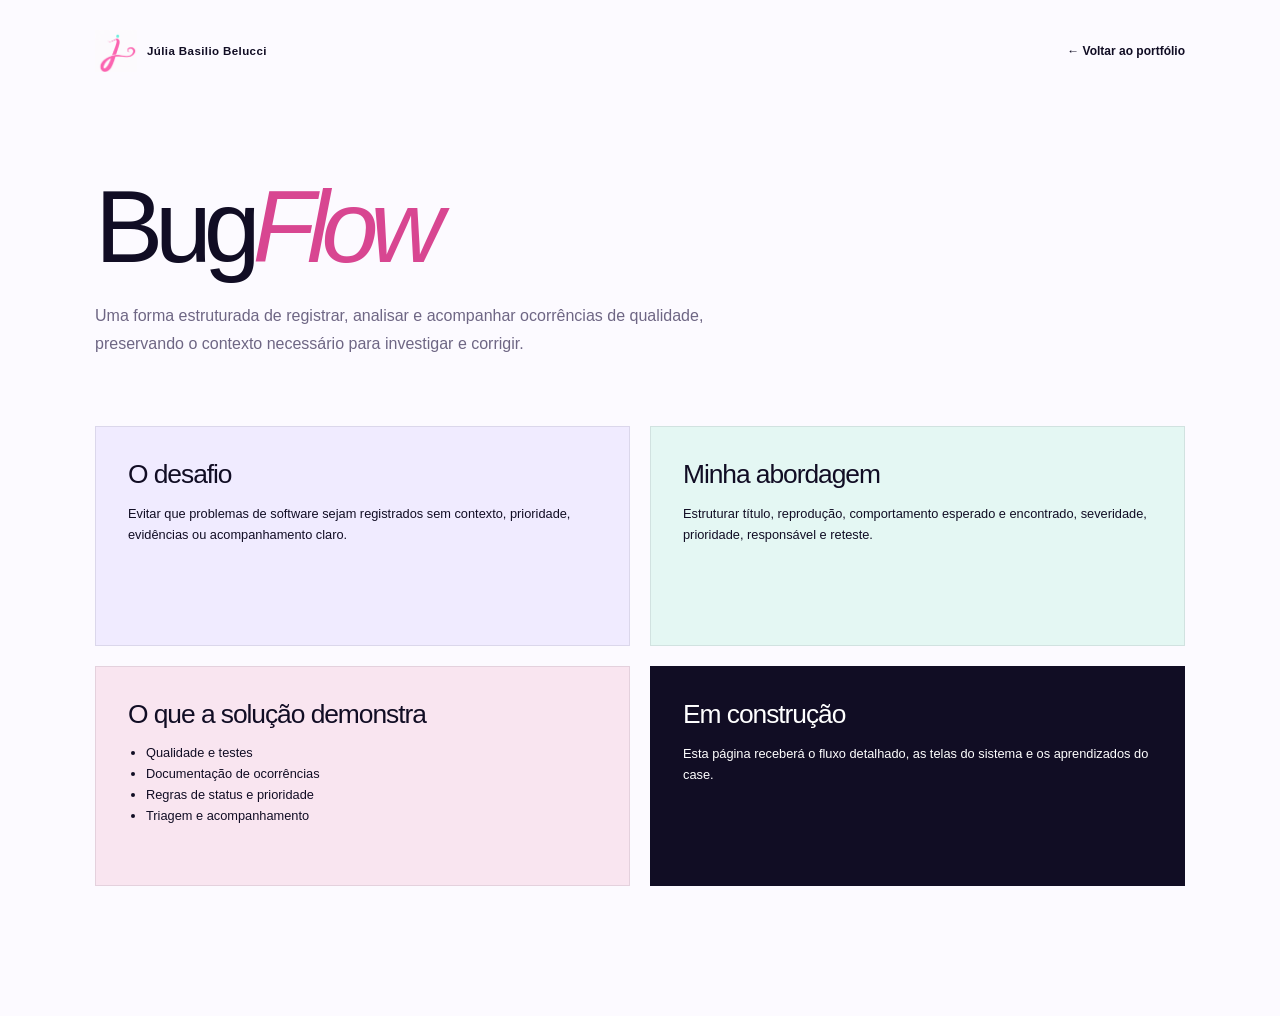
<file: projetos/bugflow.html>
<!doctype html><html lang="pt-BR"><head><meta charset="UTF-8"><meta name="viewport" content="width=device-width,initial-scale=1.0"><title>BugFlow — Júlia Basilio Belucci</title><link rel="stylesheet" href="../styles.css"></head><body><header class="detail-header"><a class="brand" href="../index.html"><img src="../logo.svg" alt=""><span>Júlia Basilio Belucci</span></a><a class="back-link" href="../index.html#ecossistema">← Voltar ao portfólio</a></header><main class="detail-main"><h1>Bug<em>Flow</em></h1><p class="detail-lead">Uma forma estruturada de registrar, analisar e acompanhar ocorrências de qualidade, preservando o contexto necessário para investigar e corrigir.</p><div class="detail-grid"><section class="detail-panel"><h2>O desafio</h2><p>Evitar que problemas de software sejam registrados sem contexto, prioridade, evidências ou acompanhamento claro.</p></section><section class="detail-panel"><h2>Minha abordagem</h2><p>Estruturar título, reprodução, comportamento esperado e encontrado, severidade, prioridade, responsável e reteste.</p></section><section class="detail-panel"><h2>O que a solução demonstra</h2><ul><li>Qualidade e testes</li><li>Documentação de ocorrências</li><li>Regras de status e prioridade</li><li>Triagem e acompanhamento</li></ul></section><section class="detail-panel"><h2>Em construção</h2><p>Esta página receberá o fluxo detalhado, as telas do sistema e os aprendizados do case.</p></section></div></main></body></html>
</file>
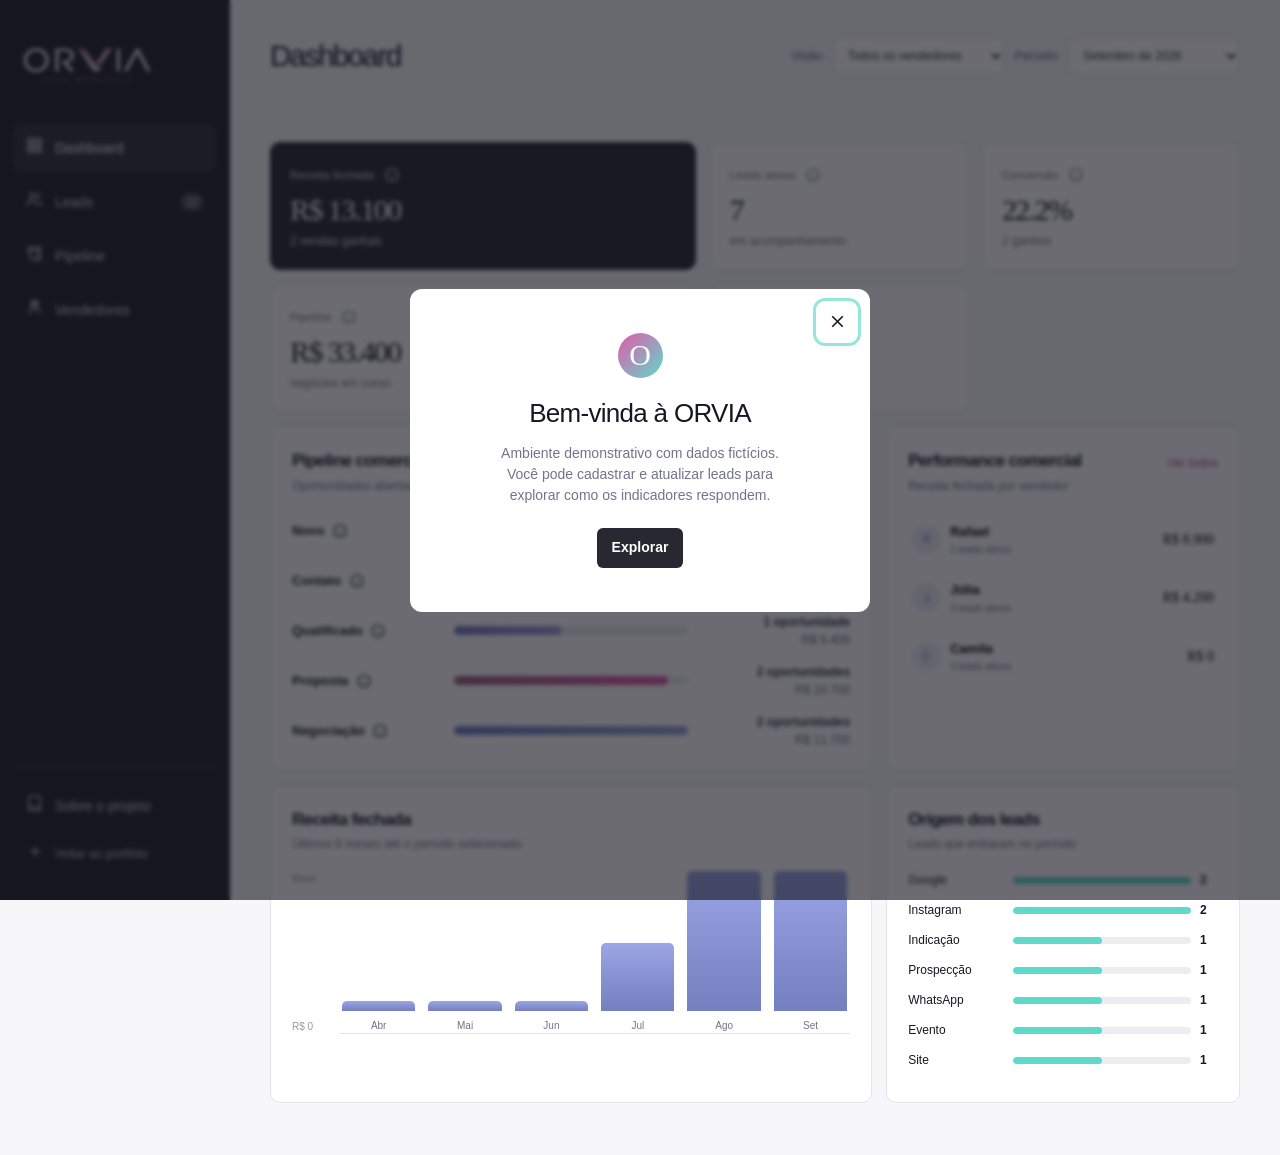
<file: projetos/leadflow.html>
<!doctype html>
<html lang="pt-BR">
<head>
  <meta charset="UTF-8">
  <meta name="viewport" content="width=device-width, initial-scale=1.0">
  <meta name="theme-color" content="#202128">
  <title>ORVIA — Sales workspace</title>
  <link rel="stylesheet" href="leadflow.css?v=orvia-functional-20260927">
</head>
<body>
  <div class="app-shell">
    <aside class="sidebar" id="sidebar" aria-label="Navegação da ORVIA">
      <div class="sidebar-head">
        <a class="orvia-brand" href="#dashboard" aria-label="ORVIA, ir ao Dashboard"><img src="../assets/orvia-logo.png" alt="ORVIA Sales workspace"></a>
        <button class="icon-button drawer-close" type="button" aria-label="Fechar menu" data-close-drawer data-icon="close"></button>
      </div>
      <nav class="side-nav" aria-label="Navegação principal">
        <button class="nav-item active" data-view="dashboard"><span data-icon="dashboard"></span>Dashboard</button>
        <button class="nav-item" data-view="leads"><span data-icon="users"></span>Leads <strong id="lead-count">0</strong></button>
        <button class="nav-item" data-view="pipeline"><span data-icon="workflow"></span>Pipeline</button>
        <button class="nav-item" data-view="sellers"><span data-icon="badge"></span>Vendedores</button>
      </nav>
      <div class="side-footer">
        <button class="nav-item" data-view="about"><span data-icon="book"></span>Sobre o projeto</button>
        <a class="back-link" href="../index.html#ecossistema"><span data-icon="arrow-left"></span>Voltar ao portfólio</a>
      </div>
    </aside>
    <button class="drawer-overlay" type="button" aria-label="Fechar menu" data-close-drawer></button>
    <main class="workspace">
      <header class="mobile-header">
        <img src="../assets/orvia-logo.png" alt="ORVIA" class="mobile-logo">
        <span id="mobile-page-title">Dashboard</span>
        <button class="icon-button menu-toggle" type="button" aria-label="Abrir menu" aria-expanded="false" data-open-drawer data-icon="menu"></button>
      </header>
      <header class="topbar">
        <h1 id="page-title">Dashboard</h1>
        <div class="head-controls" id="shared-controls">
          <label class="field-label dashboard-only">Visão:<select id="dashboard-seller" aria-label="Visão por vendedor"><option value="">Todos os vendedores</option></select></label>
          <label class="field-label">Período:<select id="period-select" aria-label="Selecionar mês e ano"></select></label>
        </div>
      </header>
      <section class="view active" id="dashboard">
        <div class="overview" id="overview"></div>
        <div class="dashboard-grid">
          <article class="panel pipeline-panel"><div class="panel-head"><div><h2>Pipeline comercial</h2><p>Oportunidades abertas por etapa</p></div><strong id="pipeline-total"></strong></div><div class="pipeline-list" id="pipeline-list"></div></article>
          <article class="panel performance-panel"><div class="panel-head"><div><h2>Performance comercial</h2><p>Receita fechada por vendedor</p></div><button class="quiet" data-view="sellers">Ver todos</button></div><div id="seller-summary"></div></article>
          <article class="panel revenue-panel"><div class="panel-head"><div><h2>Receita fechada</h2><p>Últimos 6 meses até o período selecionado</p></div></div><div class="chart-wrap"><div class="chart-scale"><span>Maior</span><span>R$ 0</span></div><div class="revenue-chart" id="revenue-chart"></div></div></article>
          <article class="panel origin-panel"><div class="panel-head"><div><h2>Origem dos leads</h2><p>Leads que entraram no período</p></div></div><div id="origin-list"></div></article>
        </div>
      </section>
      <section class="view" id="leads">
        <div class="view-toolbar"><div><h2>Leads</h2><p>Entradas do período selecionado</p></div><div class="lead-actions"><label class="search"><span data-icon="search"></span><input id="search" type="search" placeholder="Buscar lead ou empresa" aria-label="Buscar lead ou empresa"></label><select id="stage-filter" aria-label="Filtrar por etapa"><option value="">Todas as etapas</option></select><select id="seller-filter" aria-label="Filtrar por vendedor"><option value="">Todos os vendedores</option></select><button class="button new-lead" type="button">Novo lead</button></div></div>
        <div class="table-panel"><div class="table-scroll"><table><thead><tr><th>Lead / empresa</th><th>Vendedor</th><th>Produto</th><th>Origem</th><th>Etapa</th><th>Valor</th><th>Entrada</th><th>Ação</th></tr></thead><tbody id="lead-rows"></tbody></table></div></div>
      </section>
      <section class="view" id="pipeline"><div class="view-toolbar"><div><h2>Pipeline</h2><p>Oportunidades abertas que entraram no período</p></div><strong class="toolbar-note" id="pipeline-open-value"></strong></div><div class="kanban" id="kanban"></div></section>
      <section class="view" id="sellers"><div class="view-toolbar"><div><h2>Vendedores</h2><p>Indicadores calculados no período selecionado</p></div></div><div class="table-panel seller-table"><div class="table-scroll"><table><thead><tr><th>Vendedor</th><th>Leads ativos</th><th>Vendas ganhas</th><th>Conversão</th><th>Pipeline</th><th>Receita fechada</th><th></th></tr></thead><tbody id="seller-rows"></tbody></table></div></div></section>
      <section class="view" id="seller-profile"><div class="view-toolbar"><div><button class="back-profile" type="button" data-view="sellers"><span data-icon="arrow-left"></span>Vendedores</button><h2 id="seller-profile-name"></h2><p id="seller-period-note"></p></div></div><div class="overview profile-overview" id="seller-overview"></div><div class="dashboard-grid seller-dashboard"><article class="panel pipeline-panel"><div class="panel-head"><div><h2>Funil comercial</h2><p>Distribuição das oportunidades</p></div></div><div class="pipeline-list" id="seller-funnel"></div></article><article class="panel attention-panel"><div class="panel-head"><div><h2>Atenção necessária</h2><p>Oportunidades abertas há mais tempo</p></div></div><div id="attention-list"></div></article><article class="panel revenue-panel"><div class="panel-head"><div><h2>Receita fechada</h2><p>Últimos 6 meses até o período selecionado</p></div></div><div class="chart-wrap"><div class="chart-scale"><span>Maior</span><span>R$ 0</span></div><div class="revenue-chart" id="seller-revenue"></div></div></article><article class="panel origin-panel"><div class="panel-head"><div><h2>Produtos / serviços</h2><p>Leads que entraram no período</p></div></div><div id="product-list"></div></article><article class="panel recent-panel"><div class="panel-head"><div><h2>Leads recentes</h2></div></div><div class="table-scroll"><table><thead><tr><th>Lead</th><th>Empresa</th><th>Etapa</th><th>Valor</th><th>Entrada</th></tr></thead><tbody id="recent-rows"></tbody></table></div></article></div></section>
      <section class="view" id="about"><article class="documentation-page"><header><span>ORVIA</span><h2>Sales Workspace</h2><p>Documentação do projeto</p></header><section><h3>Sobre</h3><p>A ORVIA é um projeto demonstrativo de organização comercial. Uma única base fictícia alimenta os leads, o funil, os indicadores e as visões por vendedor.</p></section><div class="doc-columns"><section><h3>O problema</h3><p>Controles separados tornam a operação mais lenta e dificultam a leitura de prioridades, resultados e próximos passos.</p></section><section><h3>A proposta</h3><p>Centralizar cadastro, acompanhamento, regras do funil e indicadores em uma interface clara para a operação comercial.</p></section></div><section><h3>Critérios do funil</h3><div class="criteria-grid" id="criteria-list"></div></section><section><h3>Fórmulas dos indicadores</h3><div class="formula-grid"><div><b>Leads ativos</b><p>Oportunidades que não estão em Ganho ou Perdido.</p></div><div><b>Conversão</b><p>Vendas ganhas ÷ total de leads que entraram no período × 100.</p></div><div><b>Receita fechada</b><p>Soma dos valores dos leads Ganhos pela data de fechamento.</p></div><div><b>Pipeline</b><p>Soma dos valores das oportunidades abertas que entraram no período.</p></div><div><b>Ticket médio</b><p>Receita fechada ÷ quantidade de vendas ganhas.</p></div></div></section><section><h3>Decisões de produto</h3><div class="doc-columns"><div><b>Uma única fonte de dados</b><p>Dashboard, funil, vendedores e perfis usam os mesmos registros para evitar divergências.</p></div><div><b>Visão geral e individual</b><p>A operação pode ser lida no conjunto ou por responsável comercial.</p></div><div><b>Definições contextuais</b><p>Ícones de informação explicam indicadores e etapas onde eles aparecem.</p></div><div><b>Atualização automática</b><p>Ao cadastrar ou editar um lead, os indicadores relacionados são recalculados imediatamente.</p></div></div></section><section class="doc-note"><h3>Limite desta versão demonstrativa</h3><p>Leads, origem e pipeline são filtrados pela data de entrada. Receita, vendas ganhas e ticket médio usam a data de fechamento. Como não há histórico de mudança de etapa, o pipeline usa as oportunidades abertas cuja entrada pertence ao período selecionado.</p></section><section><h3>Tecnologias</h3><p><b>HTML, CSS e JavaScript</b> para interface e comportamento. <b>LocalStorage</b> para manter os dados desta demonstração no navegador.</p></section></article></section>
    </main>
  </div>
  <dialog id="welcome"><div class="welcome-content"><button class="icon-button dialog-close" type="button" aria-label="Fechar" data-icon="close"></button><div class="welcome-mark">O</div><h2>Bem-vinda à ORVIA</h2><p>Ambiente demonstrativo com dados fictícios. Você pode cadastrar e atualizar leads para explorar como os indicadores respondem.</p><button class="button welcome-button" type="button">Explorar</button></div></dialog>
  <dialog id="lead-modal"><form id="lead-form"><input type="hidden" name="id"><div class="modal-head"><div><h2 id="lead-form-title">Novo lead</h2><p>As mudanças atualizam a base da demonstração.</p></div><button class="icon-button dialog-close" type="button" aria-label="Fechar" data-icon="close"></button></div><div class="form-grid"><label>Nome<input required name="name"></label><label>Empresa<input required name="company"></label><label>Vendedor<select name="seller"><option>Júlia</option><option>Camila</option><option>Rafael</option></select></label><label>Produto<select name="product"><option>Sistema de Gestão</option><option>Automação Financeira</option><option>CRM Comercial</option><option>Portal do Cliente</option></select></label><label>Origem<select name="origin"><option>Instagram</option><option>Google</option><option>Indicação</option><option>Prospecção</option><option>WhatsApp</option><option>Site</option><option>Evento</option></select></label><label>Etapa<select name="stage" id="lead-stage"><option>Novo</option><option>Contato</option><option>Qualificado</option><option>Proposta</option><option>Negociação</option><option>Ganho</option><option>Perdido</option></select></label><label>Valor estimado<input required min="0" name="value" type="number"></label><label>Data de entrada<input required name="date" type="date"></label><label class="closing-date">Data de fechamento<input name="closedDate" type="date"></label><label class="full loss-reason">Motivo da perda<textarea name="lossReason" rows="2"></textarea></label><label class="full">Observação<textarea name="note" rows="3"></textarea></label></div><div class="modal-actions"><button type="button" class="cancel">Cancelar</button><button class="button" type="submit" id="lead-submit">Cadastrar lead</button></div></form></dialog>
  <div id="tooltip" class="orvia-tooltip" role="tooltip" hidden></div><div id="toast" role="status" aria-live="polite"></div>
  <script src="leadflow.js?v=orvia-functional-20260927"></script>
</body>
</html>
</file>
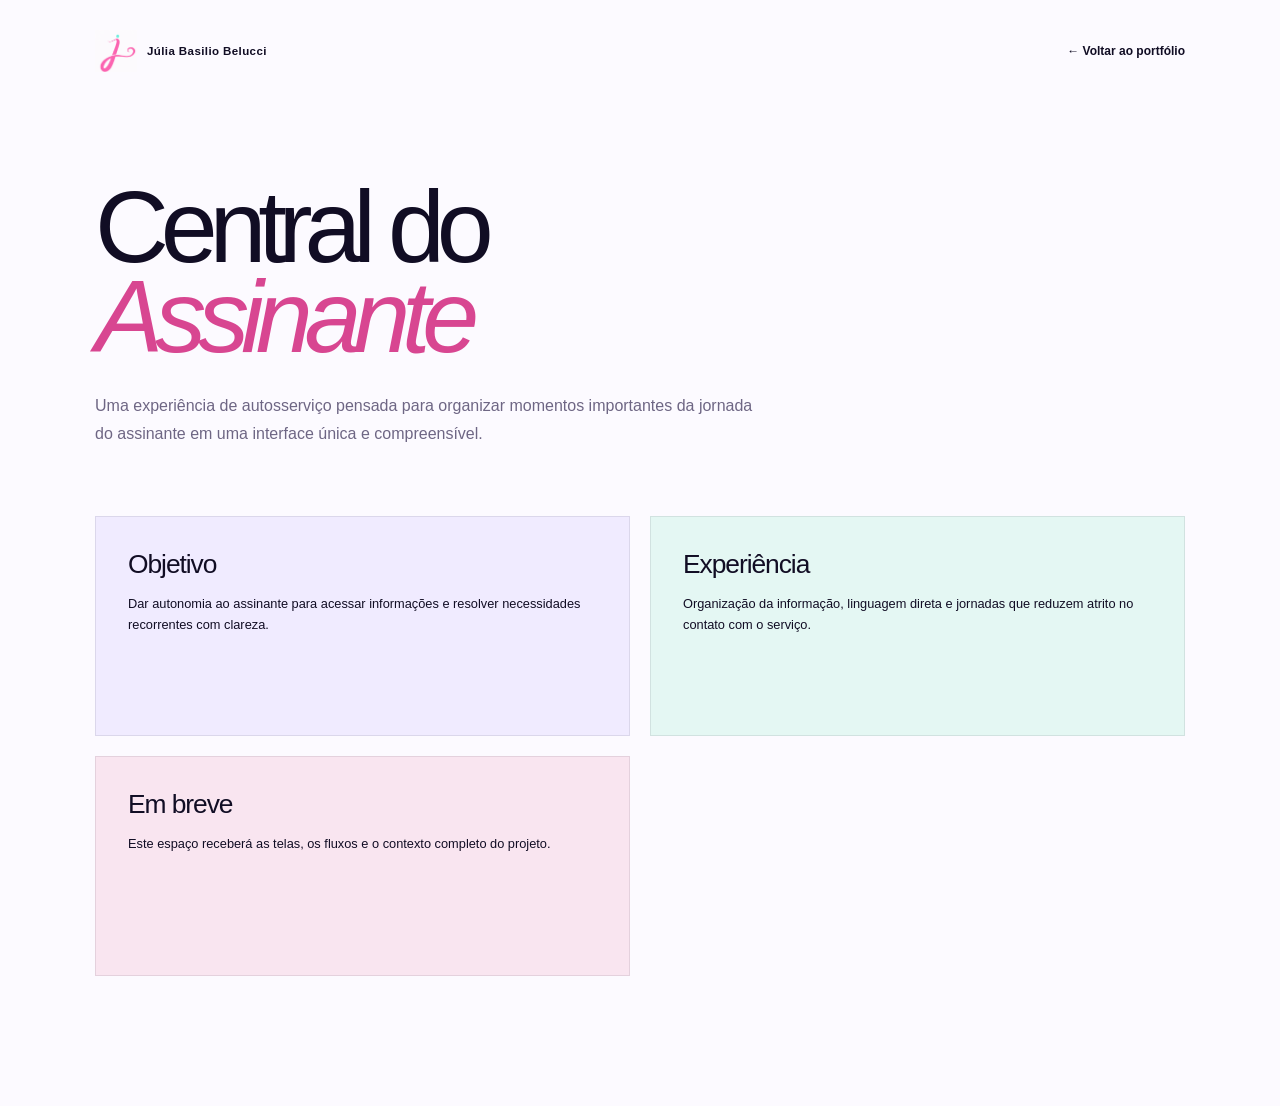
<file: projetos/novare.html>
<!doctype html><html lang="pt-BR"><head><meta charset="UTF-8"><meta name="viewport" content="width=device-width,initial-scale=1.0"><title>Central do Assinante Novare — Júlia Basilio Belucci</title><link rel="stylesheet" href="../styles.css"></head><body><header class="detail-header"><a class="brand" href="../index.html"><img src="../logo.svg" alt=""><span>Júlia Basilio Belucci</span></a><a class="back-link" href="../index.html">← Voltar ao portfólio</a></header><main class="detail-main"><h1>Central do<br><em>Assinante</em></h1><p class="detail-lead">Uma experiência de autosserviço pensada para organizar momentos importantes da jornada do assinante em uma interface única e compreensível.</p><div class="detail-grid"><section class="detail-panel"><h2>Objetivo</h2><p>Dar autonomia ao assinante para acessar informações e resolver necessidades recorrentes com clareza.</p></section><section class="detail-panel"><h2>Experiência</h2><p>Organização da informação, linguagem direta e jornadas que reduzem atrito no contato com o serviço.</p></section><section class="detail-panel"><h2>Em breve</h2><p>Este espaço receberá as telas, os fluxos e o contexto completo do projeto.</p></section></div></main></body></html>
</file>
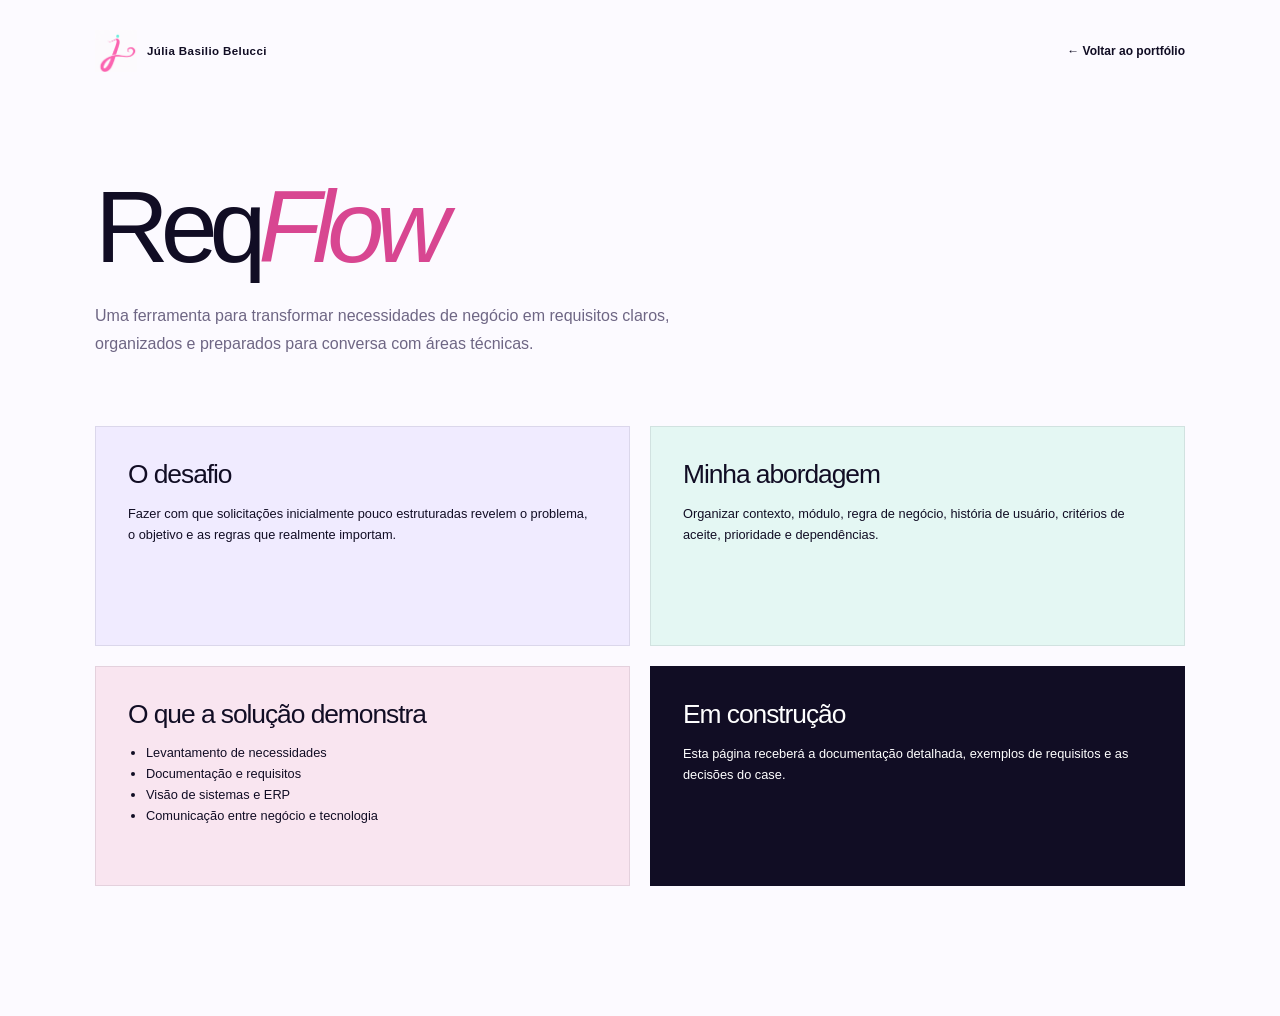
<file: projetos/reqflow.html>
<!doctype html><html lang="pt-BR"><head><meta charset="UTF-8"><meta name="viewport" content="width=device-width,initial-scale=1.0"><title>ReqFlow — Júlia Basilio Belucci</title><link rel="stylesheet" href="../styles.css"></head><body><header class="detail-header"><a class="brand" href="../index.html"><img src="../logo.svg" alt=""><span>Júlia Basilio Belucci</span></a><a class="back-link" href="../index.html#ecossistema">← Voltar ao portfólio</a></header><main class="detail-main"><h1>Req<em>Flow</em></h1><p class="detail-lead">Uma ferramenta para transformar necessidades de negócio em requisitos claros, organizados e preparados para conversa com áreas técnicas.</p><div class="detail-grid"><section class="detail-panel"><h2>O desafio</h2><p>Fazer com que solicitações inicialmente pouco estruturadas revelem o problema, o objetivo e as regras que realmente importam.</p></section><section class="detail-panel"><h2>Minha abordagem</h2><p>Organizar contexto, módulo, regra de negócio, história de usuário, critérios de aceite, prioridade e dependências.</p></section><section class="detail-panel"><h2>O que a solução demonstra</h2><ul><li>Levantamento de necessidades</li><li>Documentação e requisitos</li><li>Visão de sistemas e ERP</li><li>Comunicação entre negócio e tecnologia</li></ul></section><section class="detail-panel"><h2>Em construção</h2><p>Esta página receberá a documentação detalhada, exemplos de requisitos e as decisões do case.</p></section></div></main></body></html>
</file>
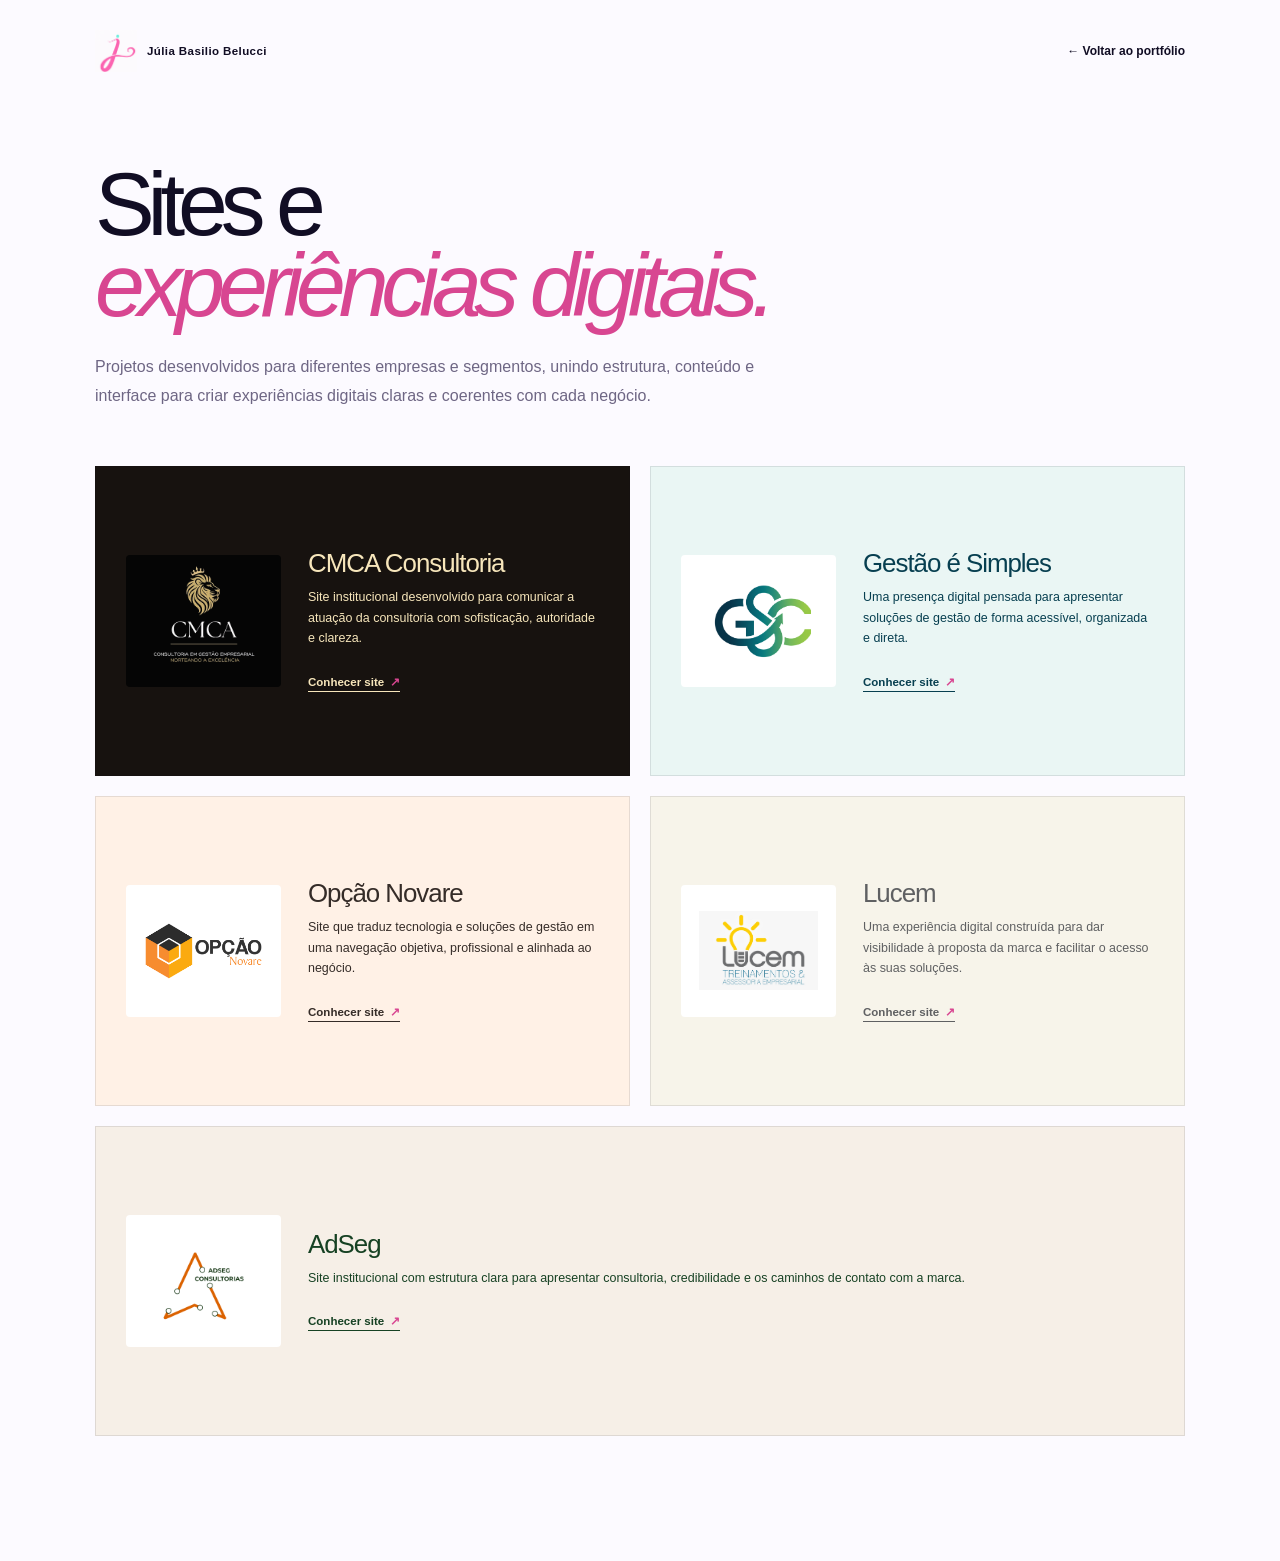
<file: projetos/sites.html>
<!doctype html>
<html lang="pt-BR"><head><meta charset="UTF-8"><meta name="viewport" content="width=device-width,initial-scale=1.0"><meta name="description" content="Projetos digitais e experiências desenvolvidos por Júlia Basilio Belucci."><title>Sites e experiências digitais — Júlia Basilio Belucci</title><link rel="stylesheet" href="../styles.css"><link rel="stylesheet" href="../refinements.css"><link rel="stylesheet" href="../logos.css"></head>
<body class="web-projects-page"><header class="detail-header"><a class="brand" href="../index.html"><img src="../logo.svg" alt=""><span>Júlia Basilio Belucci</span></a><a class="back-link" href="../index.html">← Voltar ao portfólio</a></header><main class="web-showcase"><section class="web-intro"><h1>Sites e<br><em>experiências digitais.</em></h1><p>Projetos desenvolvidos para diferentes empresas e segmentos, unindo estrutura, conteúdo e interface para criar experiências digitais claras e coerentes com cada negócio.</p></section><section class="web-grid"><article class="website-card cmca"><div class="website-logo"><img src="../assets/cmca-logo.png" alt="CMCA Consultoria"></div><div><h2>CMCA Consultoria</h2><p>Site institucional desenvolvido para comunicar a atuação da consultoria com sofisticação, autoridade e clareza.</p><a href="https://www.cmcaconsultoria.com.br/" target="_blank" rel="noopener">Conhecer site <span>↗</span></a></div></article><article class="website-card gestao"><div class="website-logo"><img src="../assets/gestao-simples-logo.png" alt="Gestão é Simples"></div><div><h2>Gestão é Simples</h2><p>Uma presença digital pensada para apresentar soluções de gestão de forma acessível, organizada e direta.</p><a href="https://www.gestaoesimples.com.br/" target="_blank" rel="noopener">Conhecer site <span>↗</span></a></div></article><article class="website-card novare-web"><div class="website-logo"><img src="../assets/novare-logo.png" alt="Opção Novare"></div><div><h2>Opção Novare</h2><p>Site que traduz tecnologia e soluções de gestão em uma navegação objetiva, profissional e alinhada ao negócio.</p><a href="https://www.opcaonovare.com.br/" target="_blank" rel="noopener">Conhecer site <span>↗</span></a></div></article><article class="website-card lucem"><div class="website-logo"><img src="../assets/lucem-logo.png" alt="Lucem Treinamentos e Assessoria Empresarial"></div><div><h2>Lucem</h2><p>Uma experiência digital construída para dar visibilidade à proposta da marca e facilitar o acesso às suas soluções.</p><a href="https://lucemconsultoria.com.br/" target="_blank" rel="noopener">Conhecer site <span>↗</span></a></div></article><article class="website-card adseg"><div class="website-logo"><img src="../assets/adseg-logo.png" alt="AdSeg Consultorias"></div><div><h2>AdSeg</h2><p>Site institucional com estrutura clara para apresentar consultoria, credibilidade e os caminhos de contato com a marca.</p><a href="https://www.adsegconsultoria.com.br/" target="_blank" rel="noopener">Conhecer site <span>↗</span></a></div></article></section></main></body></html>
</file>
<file: styles.css>
:root{--ink:#110d24;--ink2:#221743;--paper:#fcfaff;--lav:#eee8ff;--pink:#ff73b7;--deep-pink:#d84691;--mint:#78f2e1;--lilac:#a992ff;--muted:#6e6684;--line:rgba(17,13,36,.14);--font:'Century Gothic',CenturyGothic,AppleGothic,'URW Gothic L',Arial,sans-serif;--serif:Georgia,'Times New Roman',serif}*{box-sizing:border-box}html{scroll-behavior:smooth}body{margin:0;background:var(--paper);color:var(--ink);font-family:var(--font);font-size:16px;line-height:1.5;overflow-x:hidden}.ambient{position:absolute;z-index:-1;border-radius:50%;filter:blur(35px);pointer-events:none}.ambient-one{width:45vw;height:45vw;right:-20vw;top:5rem;background:#eee7ff}.ambient-two{width:28vw;height:28vw;left:-15vw;top:95rem;background:#ffe2f1}.site-header{height:92px;max-width:1400px;padding:0 45px;margin:auto;display:flex;align-items:center;justify-content:space-between}.brand{color:var(--ink);font-size:.65rem;line-height:1.08;font-weight:800;letter-spacing:.06em;text-transform:uppercase;text-decoration:none;display:flex;align-items:center;gap:10px}.brand img{width:38px;height:38px}.main-nav{display:flex;align-items:center;gap:32px}.main-nav a{font-size:.78rem;font-weight:700;color:var(--ink);text-decoration:none}.main-nav .nav-cta{border:1px solid var(--ink);border-radius:99px;padding:10px 15px}.nav-cta span{color:var(--deep-pink);font-size:1rem}.menu-button{display:none;border:0;background:transparent;color:var(--ink);font:700 .8rem var(--font)}.hero{min-height:calc(100vh - 92px);max-width:1400px;padding:67px 45px 70px;margin:auto;display:grid;grid-template-columns:1.02fr .98fr;align-items:center;gap:65px}.opening-line{font-size:.68rem;letter-spacing:.13em;font-weight:bold;margin:0 0 20px;text-transform:uppercase}.opening-line span{display:inline-block;width:8px;height:8px;margin-right:7px;background:var(--mint);border-radius:50%;box-shadow:0 0 0 0 rgba(120,242,225,.7);animation:pulse 2s infinite}.hero h1,.introduction h2,.ecosystem h2,.additional-heading h2,.resume-intro h2,.closing h2{font:400 clamp(3.5rem,7vw,7.6rem)/.92 var(--serif);letter-spacing:-.075em;margin:0}.hero h1 em,.introduction h2 em,.ecosystem h2 em,.additional-heading h2 em,.resume-intro h2 em,.closing h2 em{font-style:italic;color:var(--deep-pink)}.hero-description{max-width:510px;margin:31px 0;color:#514a63;line-height:1.75;font-size:1rem}.hero-actions{display:flex;gap:25px;align-items:center}.button{border:1px solid transparent;border-radius:3px;text-decoration:none;cursor:pointer;font:700 .8rem var(--font);display:inline-flex;align-items:center;justify-content:center;gap:22px;padding:16px 20px;transition:transform .2s}.button:hover{transform:translateY(-3px)}.button-primary{background:var(--mint);color:var(--ink);box-shadow:4px 4px 0 var(--ink)}.button span{font-size:1rem}.text-link{color:var(--ink);font-size:.8rem;font-weight:bold;text-decoration:none;padding-bottom:3px;border-bottom:1px solid var(--ink)}.text-link span{color:var(--deep-pink);margin-left:4px}.hero-visual{height:525px;position:relative;isolation:isolate}.visual-ring{position:absolute;border:1px solid rgba(17,13,36,.14);border-radius:50%;z-index:-1}.ring-one{width:400px;height:400px;top:35px;left:64px}.ring-two{width:590px;height:590px;top:-64px;left:-35px;border-style:dashed;animation:spin 42s linear infinite}.process-node{width:184px;height:135px;position:absolute;padding:22px;background:var(--ink);box-shadow:14px 18px 30px rgba(17,13,36,.19);display:flex;flex-direction:column;justify-content:center;transition:transform .4s}.process-node small{font-size:.53rem;letter-spacing:.14em;color:var(--mint);font-weight:bold}.process-node b{color:white;font:400 1.55rem var(--serif);letter-spacing:-.04em}.process-node i{position:absolute;right:13px;bottom:11px;color:#8f85a8;font-size:.55rem;font-style:normal}.node-one{left:35px;top:90px;transform:rotate(-8deg);animation:float1 6s ease-in-out infinite}.node-two{right:40px;top:43px;background:var(--pink);transform:rotate(5deg);animation:float2 7s ease-in-out infinite}.node-two small{color:var(--ink)}.node-two b{color:var(--ink)}.node-two i{color:#9c3671}.node-three{left:105px;bottom:32px;background:var(--lilac);transform:rotate(7deg);animation:float3 5s ease-in-out infinite}.node-three small,.node-three b{color:var(--ink)}.node-three i{color:#594ba6}.node-line{position:absolute;z-index:-1;width:220px;border-top:1px dashed var(--deep-pink);transform-origin:left}.line-a{left:189px;top:185px;transform:rotate(-12deg)}.line-b{left:169px;top:282px;transform:rotate(54deg)}.result-card{position:absolute;right:0;bottom:12px;width:216px;height:184px;border-radius:50% 50% 5px 5px;background:#f1edff;box-shadow:15px 18px 35px rgba(17,13,36,.14);padding:39px 25px 18px;transform:rotate(9deg);animation:float2 6s ease-in-out infinite}.result-card span{display:block;font-size:.5rem;letter-spacing:.1em;color:#665d7d;font-weight:bold}.result-card strong{display:block;font:400 2.1rem var(--serif);color:var(--deep-pink);letter-spacing:-.05em}.result-card p{margin:1px 0;color:#645c76;font-size:.6rem}.result-bars{height:34px;display:flex;align-items:end;gap:5px;margin-top:8px}.result-bars i{width:12px;background:var(--lilac);border-radius:3px 3px 0 0}.result-bars i:nth-child(1){height:28%}.result-bars i:nth-child(2){height:49%}.result-bars i:nth-child(3){height:43%}.result-bars i:nth-child(4){height:72%;background:var(--pink)}.result-bars i:nth-child(5){height:100%;background:var(--mint)}.section-shell{max-width:1400px;margin:auto;padding:130px 45px}.intro-grid{display:grid;grid-template-columns:1.35fr .65fr;align-items:end;gap:75px}.introduction h2,.ecosystem h2,.additional-heading h2,.resume-intro h2,.closing h2{font-size:clamp(3rem,5.3vw,5.7rem)}.intro-copy{padding-bottom:10px}.intro-copy p{margin:0 0 22px;line-height:1.75;color:var(--muted);font-size:.94rem}.skills-grid{display:grid;grid-template-columns:repeat(4,1fr);border-top:1px solid var(--line);margin-top:86px}.skill-card{min-height:257px;padding:24px 23px;border-right:1px solid var(--line)}.skill-card:first-child{padding-left:0}.skill-card:last-child{border-right:0}.card-mark{float:right;color:var(--lilac);font-size:1.65rem}.skill-card h3{font:400 1.46rem var(--serif);letter-spacing:-.035em;margin:80px 0 9px}.skill-card p{max-width:250px;color:var(--muted);font-size:.8rem;line-height:1.65;margin:0}.ecosystem{background:var(--ink);color:var(--paper);padding:1px 0 120px;overflow:hidden;position:relative}.ecosystem:after{content:'';position:absolute;width:42vw;height:42vw;right:-18vw;top:-8vw;border:1px solid rgba(255,255,255,.11);border-radius:50%;pointer-events:none}.ecosystem-intro{display:grid;grid-template-columns:.7fr 1.3fr;gap:70px;align-items:end}.ecosystem-intro p{max-width:280px;color:#c6bfd2;font-size:.85rem;line-height:1.7;margin:0}.ecosystem h2{color:white}.ecosystem-path{display:flex;align-items:center;gap:13px;color:var(--mint);font-size:.58rem;letter-spacing:.16em;font-weight:bold;margin:64px 0 32px}.ecosystem-path i{height:1px;width:65px;background:rgba(255,255,255,.36);position:relative}.ecosystem-path i:after{content:'›';position:absolute;right:-1px;top:-10px;color:var(--pink);font-size:1.2rem}.project{position:relative}.project-leadflow{display:grid;grid-template-columns:.76fr 1.24fr;align-items:center;gap:70px;border-top:1px solid rgba(255,255,255,.18);border-bottom:1px solid rgba(255,255,255,.18);padding:44px 0 53px}.project-number,.compact-head{font-size:.6rem;letter-spacing:.12em;color:var(--mint);font-weight:bold}.project-copy h3,.compact-project h3,.additional-card h3{font:400 clamp(4.4rem,7.5vw,7.4rem)/.85 var(--serif);letter-spacing:-.08em;margin:22px 0}.project-copy h3 span,.compact-project h3 span{color:var(--pink)}.project-subtitle{font:400 1.32rem/1.25 var(--serif);letter-spacing:-.035em;margin:0 0 22px}.project-copy>p:not(.project-subtitle){color:#c4bed0;line-height:1.65;font-size:.82rem;max-width:360px}.project-copy ul{list-style:none;padding:0;margin:26px 0 0}.project-copy li{font-size:.72rem;color:#e7e2ee;padding:8px 0;border-top:1px solid rgba(255,255,255,.15)}.project-copy li:before{content:'↗';color:var(--pink);margin-right:8px}.project-art{height:405px;background:#fafaff;color:var(--ink);box-shadow:17px 18px 0 rgba(255,115,183,.42);border-radius:6px;overflow:hidden;transform:rotate(1.3deg)}.browser-top{height:32px;background:#e9e7ee;display:flex;gap:5px;align-items:center;padding:0 12px;color:#655d72;font-size:.53rem}.browser-top i{width:7px;height:7px;border-radius:50%;background:#f78bbb}.browser-top i:nth-child(2){background:#f1ca6d}.browser-top i:nth-child(3){background:#77d7bd}.browser-top b{margin-left:7px;font-weight:600}.dashboard{height:373px;display:grid;grid-template-columns:48px 1fr}.dashboard aside{background:#211a3d;display:flex;flex-direction:column;align-items:center;padding-top:14px;gap:19px}.dashboard aside strong{color:var(--mint);font-size:.65rem;margin-bottom:7px}.dashboard aside em{width:16px;height:16px;background:#51466f;border-radius:4px}.dashboard aside em.active{background:var(--pink)}.dash-main{padding:26px}.dash-title{display:flex;justify-content:space-between;align-items:start}.dash-title b{display:block;font-size:1rem}.dash-title small{font-size:.57rem;color:#817a8d}.dash-title>span{font-size:.55rem;border:1px solid #e0dce6;border-radius:4px;padding:6px}.metrics{display:grid;grid-template-columns:repeat(3,1fr);gap:9px;margin:21px 0}.metrics>div{padding:10px;border:1px solid #e9e6ed;border-radius:5px}.metrics small,.chart-area small{display:block;font-size:.52rem;color:#817a8e}.metrics b{display:block;font-size:.92rem;margin:6px 0 2px}.metrics em{font-size:.52rem;color:#2baa8f;font-style:normal}.chart-area{display:grid;grid-template-columns:1.35fr .8fr;gap:9px}.chart-area>div{height:151px;padding:10px;border:1px solid #e9e6ed;border-radius:5px}.bars{height:111px;display:flex;align-items:end;justify-content:space-around;padding-top:11px}.bars i{height:30%;width:8%;border-radius:3px 3px 0 0;background:var(--lilac)}.bars i:nth-child(2){height:57%}.bars i:nth-child(3){height:48%}.bars i:nth-child(4){height:75%}.bars i:nth-child(5){height:89%;background:var(--pink)}.bars i:nth-child(6){height:67%}.funnel i{display:block;height:11px;background:var(--lilac);border-radius:2px;margin:10px auto 0}.funnel i:nth-child(2){width:92%}.funnel i:nth-child(3){width:75%}.funnel i:nth-child(4){width:57%;background:#c899eb}.funnel i:nth-child(5){width:43%;background:#ed83bd}.funnel i:nth-child(6){width:29%;background:var(--pink)}.secondary-projects{display:grid;grid-template-columns:1fr 1fr;gap:20px;margin-top:20px}.compact-project{min-height:445px;padding:31px;overflow:hidden}.reqflow{background:#f2ecff;color:var(--ink)}.bugflow{background:#241b42;color:white}.compact-head{display:flex;justify-content:space-between}.compact-head span:last-child{color:inherit;opacity:.57}.compact-project h3{font-size:clamp(3.8rem,6vw,6rem);margin:36px 0 15px}.compact-project>p{font-size:.82rem;line-height:1.65;max-width:410px;margin:0}.project-tags{display:flex;gap:7px;flex-wrap:wrap;margin:20px 0}.project-tags span{border:1px solid currentColor;border-radius:99px;padding:5px 8px;font-size:.57rem}.req-visual{background:white;box-shadow:10px 12px 20px rgba(51,35,107,.15);padding:14px 18px;width:83%;margin:25px auto 0;transform:rotate(-2.5deg);display:flex;flex-direction:column;align-items:start}.req-visual small{font-size:.52rem;color:var(--deep-pink);font-weight:bold;letter-spacing:.1em}.req-visual b{font:400 .96rem/1.35 var(--serif);margin-top:5px}.req-visual i{align-self:center;color:var(--deep-pink);font-style:normal;font-size:1.1rem}.req-visual strong{font-size:.57rem;color:#615979}.bug-visual{margin-top:27px}.bug-visual div{border:1px solid rgba(255,255,255,.24);padding:11px 14px;margin-top:8px;background:rgba(255,255,255,.06)}.bug-visual span{display:inline-block;font-size:.54rem;background:var(--pink);color:var(--ink);border-radius:99px;padding:3px 6px}.bug-visual div+div span{background:var(--mint)}.bug-visual b,.bug-visual small{display:block}.bug-visual b{font-size:.74rem;margin:5px 0}.bug-visual small{font-size:.57rem;color:#beb4d1}.additional-work{padding-top:135px}.additional-heading{display:flex;justify-content:space-between;align-items:end}.additional-heading p{width:285px;color:var(--muted);font-size:.9rem;line-height:1.65;margin:0}.additional-grid{display:grid;grid-template-columns:1fr 1fr;gap:20px;margin-top:65px}.additional-card{min-height:382px;padding:35px;position:relative;overflow:hidden}.additional-card>span{font-size:.62rem;letter-spacing:.1em;text-transform:uppercase;font-weight:bold}.additional-card h3{font-size:clamp(3rem,5vw,5.2rem);margin:35px 0 12px}.additional-card p{max-width:310px;font-size:.82rem;line-height:1.65;margin:0}.card-novare{background:#e8f8f5}.card-novare>span{color:#368d7d}.sites-card{background:#f6e5f0}.sites-card>span{color:var(--deep-pink)}.mini-interface{position:absolute;right:35px;bottom:23px;width:245px;height:125px;background:var(--ink);color:white;border-radius:7px;padding:21px;box-shadow:11px 12px 0 rgba(17,13,36,.13);transform:rotate(-4deg)}.mini-interface i{display:inline-block;width:6px;height:6px;border-radius:50%;background:var(--pink);margin-right:4px}.mini-interface b{display:block;font:400 1.18rem var(--serif);margin-top:17px}.mini-interface small{font-size:.54rem;color:#bdb4ce}.site-dots{display:flex;gap:16px;position:absolute;right:42px;bottom:45px}.site-dots i{width:42px;height:42px;border-radius:50%;background:var(--ink);position:relative}.site-dots i:nth-child(2){background:var(--deep-pink);transform:translateY(28px)}.site-dots i:nth-child(3){background:var(--lilac)}.resume-section{background:#17112f;color:white;overflow:hidden;position:relative}.resume-section:after{content:'';position:absolute;left:-10vw;bottom:-13vw;width:38vw;height:38vw;border:1px solid rgba(255,255,255,.12);border-radius:50%}.resume-layout{display:grid;grid-template-columns:.72fr 1.28fr;gap:80px;align-items:center}.resume-intro h2{font-size:clamp(3rem,5.1vw,5.5rem)}.resume-intro>p{max-width:320px;line-height:1.65;color:#c6bfd4;margin:25px 0}.resume-tabs{display:flex;flex-wrap:wrap;gap:8px}.resume-tab{background:transparent;border:1px solid rgba(255,255,255,.4);border-radius:99px;color:white;padding:8px 11px;font:700 .67rem var(--font);cursor:pointer;transition:.25s}.resume-tab:hover,.resume-tab.active{background:var(--mint);border-color:var(--mint);color:var(--ink)}.paper{min-height:474px;background:#fffdf8;color:#1a1430;padding:49px 55px 37px;position:relative;box-shadow:21px 25px 0 rgba(255,115,183,.33),0 15px 30px rgba(0,0,0,.2);transform:rotate(2deg);transition:transform .35s;background-image:linear-gradient(rgba(129,104,182,.07) 1px,transparent 1px);background-size:100% 28px}.paper:hover{transform:rotate(.4deg) translateY(-5px)}.paper-fold{position:absolute;right:0;top:0;width:0;height:0;border-left:43px solid transparent;border-top:43px solid #ddd5ee}.paper-stamp{position:absolute;right:28px;bottom:24px;width:51px;height:51px;border:1px solid var(--deep-pink);color:var(--deep-pink);border-radius:50%;display:grid;place-items:center;font:italic 1.1rem var(--serif);transform:rotate(-10deg)}.paper-label{font-size:.58rem!important;letter-spacing:.13em;font-weight:bold;color:#726883;margin:0!important}.paper h3{font:400 2.85rem/.96 var(--serif);letter-spacing:-.06em;margin:17px 0}.paper-rule{height:2px;background:var(--ink);width:100%;margin:19px 0}.paper-lead{max-width:590px;font:400 1.18rem/1.43 var(--serif);letter-spacing:-.02em;margin:0}.paper-columns{display:grid;grid-template-columns:1fr 1fr;margin:31px 0 24px;gap:25px}.paper-columns div+div{border-left:1px solid #cfc6db;padding-left:25px}.paper-columns span{font-size:.56rem;font-weight:bold;letter-spacing:.12em;color:var(--deep-pink)}.paper-columns p{font-size:.7rem;line-height:1.75;margin:7px 0 0}.paper-foot{padding-top:15px;border-top:1px solid #d8cfdf;font-size:.68rem;line-height:1.55;max-width:630px;margin:0}.paper-change{animation:paperSwap .45s ease}.closing{min-height:610px;display:flex;flex-direction:column;justify-content:center;position:relative}.closing:after{content:'J';font:italic 24rem/.8 var(--serif);color:#eee8fa;position:absolute;right:5%;bottom:43px;z-index:-1}.closing-copy{max-width:420px;color:var(--muted);line-height:1.65;margin:28px 0}.closing .button{align-self:start}footer{max-width:1400px;margin:auto;padding:21px 45px;border-top:1px solid var(--line);display:flex;align-items:center;justify-content:space-between;color:#797188;font-size:.67rem}.reveal{opacity:0;transform:translateY(22px);transition:opacity .75s ease,transform .75s ease}.reveal.visible{opacity:1;transform:none}@keyframes pulse{70%{box-shadow:0 0 0 7px rgba(120,242,225,0)}}@keyframes spin{to{transform:rotate(360deg)}}@keyframes float1{50%{transform:translateY(-9px) rotate(-5deg)}}@keyframes float2{50%{transform:translateY(9px) rotate(3deg)}}@keyframes float3{50%{transform:translateY(-7px) rotate(10deg)}}@keyframes paperSwap{0%{opacity:.45;transform:rotate(2deg) translateY(8px)}100%{opacity:1;transform:rotate(2deg)}}
@media(max-width:850px){.site-header{height:72px;padding:0 20px}.brand img{width:34px;height:34px}.main-nav{display:none;position:absolute;z-index:8;right:20px;left:20px;top:62px;background:var(--paper);padding:18px;border:1px solid var(--line);box-shadow:0 16px 36px rgba(17,13,36,.15);flex-direction:column;align-items:stretch;gap:15px}.main-nav.open{display:flex}.main-nav .nav-cta{text-align:center}.menu-button{display:block}.hero{min-height:auto;display:block;padding:65px 20px 82px}.hero h1{font-size:clamp(3.55rem,16vw,5.2rem)}.hero-description{font-size:.92rem}.hero-actions{flex-wrap:wrap;gap:17px}.hero-visual{width:120%;transform:scale(.78);transform-origin:top left;height:395px;margin-top:41px}.section-shell{padding:85px 20px}.intro-grid,.ecosystem-intro,.resume-layout{grid-template-columns:1fr;gap:31px}.skills-grid{grid-template-columns:1fr;margin-top:55px}.skill-card,.skill-card:first-child{min-height:190px;padding:20px 0;border-right:0;border-bottom:1px solid var(--line)}.skill-card h3{margin-top:35px}.ecosystem{padding-bottom:85px}.ecosystem-path{margin:43px 0 24px}.ecosystem-path i{width:26px}.project-leadflow{display:flex;flex-direction:column;gap:36px;padding-top:33px}.project-art{order:-1;width:100%;height:290px}.dashboard{height:258px;grid-template-columns:35px 1fr}.dashboard aside{gap:13px}.dashboard aside em{width:13px;height:13px}.dash-main{padding:14px}.metrics{margin:14px 0;gap:5px}.metrics>div{padding:6px}.metrics small,.chart-area small{font-size:.42rem}.metrics b{font-size:.65rem;margin:3px 0}.metrics em{font-size:.4rem}.chart-area>div{height:104px;padding:6px}.bars{height:70px}.funnel i{height:7px;margin-top:7px}.secondary-projects,.additional-grid{grid-template-columns:1fr}.compact-project{min-height:400px;padding:25px}.additional-work{padding-top:85px}.additional-heading{display:block}.additional-heading p{margin-top:20px}.additional-grid{margin-top:40px}.additional-card{min-height:345px;padding:25px}.mini-interface{right:22px}.resume-layout{gap:48px}.paper{padding:38px 28px 31px;min-height:498px;transform:rotate(1deg)}.paper h3{font-size:2.35rem}.paper-columns{gap:15px}.paper-columns div+div{padding-left:15px}.closing{min-height:535px}.closing:after{font-size:15rem;right:0}.closing h2{font-size:clamp(3.35rem,15vw,5rem)}footer{padding:20px;gap:15px;align-items:start;flex-direction:column}.reveal{transform:translateY(14px)}}
:root{--serif:'Century Gothic',CenturyGothic,AppleGothic,'URW Gothic L',Arial,sans-serif}

/* Refinamentos de conteúdo e interação */
.brand{font-size:.72rem;letter-spacing:.035em;text-transform:none;white-space:nowrap}.hero-focus{display:inline-block;margin:21px 0 0;padding:10px 13px;border:1px solid var(--line);border-left:4px solid var(--mint);color:#514a63;font-size:.76rem;font-weight:700}.ecosystem-intro{display:flex;flex-direction:column;gap:25px;align-items:flex-start}.ecosystem-intro p{max-width:460px}.ecosystem-intro h2{margin:0}.additional-heading{display:flex;flex-direction:column;align-items:flex-start;gap:20px}.additional-heading p{width:auto;max-width:390px;order:0}.additional-heading h2{order:1}.project-copy .button{margin-top:26px}.button-light{background:transparent;border-color:rgba(255,255,255,.8);color:white}.button-small{background:transparent;border-color:var(--ink);color:var(--ink);padding:11px 14px;gap:13px;margin-top:20px}.button-dark{color:white;border-color:rgba(255,255,255,.85)}.compact-project{display:flex;flex-direction:column}.compact-project .button{align-self:flex-start;margin-top:auto}.card-link{position:absolute;left:35px;bottom:28px}.additional-card{padding-bottom:75px}.resume-preview{min-height:535px}.paper-contact{color:#726883;font-size:.62rem;margin:3px 0 17px}.resume-excerpt{display:grid;grid-template-columns:1fr 1fr;gap:24px;margin:24px 0}.resume-excerpt div+div{border-left:1px solid #cfc6db;padding-left:24px}.resume-excerpt span{display:block;font-size:.54rem;letter-spacing:.1em;color:var(--deep-pink);font-weight:bold}.resume-excerpt b,.resume-excerpt small{display:block}.resume-excerpt b{font-size:.75rem;margin-top:7px}.resume-excerpt small{font-size:.59rem;color:#736981;margin-top:2px}.resume-excerpt p{font-size:.62rem;line-height:1.55;margin:8px 0 0}.resume-preview .paper-foot{font-size:.61rem}.project-art,.skill-card,.additional-card,.paper,.process-node,.result-card{transition:transform .28s ease,box-shadow .28s ease,filter .28s ease}@media(hover:hover){.hero-visual:hover .process-node,.hero-visual:hover .result-card{animation-play-state:paused}.process-node:hover{transform:translateY(-12px) rotate(0deg);z-index:2;box-shadow:22px 24px 36px rgba(17,13,36,.3)}.result-card:hover{transform:translateY(-12px) rotate(2deg);z-index:2;box-shadow:20px 22px 38px rgba(17,13,36,.22)}.skill-card:hover{transform:translateY(-9px);background:rgba(169,146,255,.1);box-shadow:0 16px 24px rgba(17,13,36,.08)}.project-leadflow:hover .project-art{transform:rotate(0deg) translateY(-7px);box-shadow:22px 25px 0 rgba(255,115,183,.45)}.compact-project:hover{transform:translateY(-8px);box-shadow:0 18px 30px rgba(0,0,0,.18)}.additional-card:hover{transform:translateY(-8px);box-shadow:0 18px 30px rgba(17,13,36,.13)}.additional-card:hover .mini-interface{transform:rotate(0) translateY(-8px)}.additional-card:hover .site-dots i{transform:translateY(-9px) scale(1.08)}.additional-card:hover .site-dots i:nth-child(2){transform:translateY(16px) scale(1.08)}.paper:hover{transform:rotate(.4deg) translateY(-9px);box-shadow:25px 29px 0 rgba(255,115,183,.33),0 20px 32px rgba(0,0,0,.22)}}
@media(max-width:850px){.brand{font-size:.6rem}.brand img{width:32px;height:32px}.ecosystem-intro{gap:18px}.project-copy .button{margin-bottom:5px}.additional-heading{gap:15px}.card-link{left:25px;bottom:25px}.resume-excerpt{grid-template-columns:1fr;gap:17px}.resume-excerpt div+div{border-left:0;border-top:1px solid #d8cfdf;padding:17px 0 0}.resume-preview{min-height:600px}.hero-focus{font-size:.67rem;margin-top:18px}.project-art{transition:none}}

.detail-header{max-width:1180px;margin:auto;padding:30px 45px;display:flex;justify-content:space-between;align-items:center}.back-link{font-size:.75rem;font-weight:bold;color:var(--ink);text-decoration:none}.detail-main{max-width:1180px;margin:auto;padding:80px 45px 130px}.detail-main h1{font:400 clamp(3.6rem,8vw,8rem)/.88 var(--serif);letter-spacing:-.08em;margin:0}.detail-main h1 em{font-style:italic;color:var(--deep-pink)}.detail-lead{max-width:660px;color:var(--muted);line-height:1.75;margin:30px 0 68px}.detail-grid{display:grid;grid-template-columns:1fr 1fr;gap:20px}.detail-panel{min-height:220px;padding:32px;background:#f0ebff;border:1px solid rgba(17,13,36,.09)}.detail-panel:nth-child(2){background:#e4f7f3}.detail-panel:nth-child(3){background:#f9e5f0}.detail-panel:nth-child(4){background:var(--ink);color:white}.detail-panel h2{font:400 1.65rem var(--serif);letter-spacing:-.04em;margin:0 0 12px}.detail-panel p,.detail-panel li{font-size:.8rem;line-height:1.65}.detail-panel ul{padding-left:18px;margin:0}.resume-page{background:#17112f}.resume-page .detail-header{color:white}.resume-page .back-link{color:white}.resume-document{max-width:880px;margin:0 auto;background:#fffdf8;color:var(--ink);padding:60px 70px;box-shadow:20px 24px 0 rgba(255,115,183,.3);background-image:linear-gradient(rgba(129,104,182,.06) 1px,transparent 1px);background-size:100% 30px}.resume-document h1{font:400 3rem/1 var(--serif);letter-spacing:-.06em;margin:0}.resume-document h2{font:400 1.5rem var(--serif);letter-spacing:-.04em;margin:38px 0 10px;padding-top:12px;border-top:1px solid #d8cfdf}.resume-document p,.resume-document li{font-size:.82rem;line-height:1.7}.resume-document .contact{color:var(--muted);font-size:.72rem}.resume-document .job-title{font-weight:bold;margin:0}.resume-document .job-date{font-size:.72rem;color:var(--muted);margin:3px 0 10px}.course-list{columns:2;gap:30px}.course-list li{break-inside:avoid;margin-bottom:8px}@media(max-width:850px){.detail-header{padding:24px 20px}.detail-main{padding:55px 20px 85px}.detail-grid{grid-template-columns:1fr}.resume-document{padding:35px 26px}.resume-document h1{font-size:2.35rem}.course-list{columns:1}}
.additional-heading h2{order:0}.additional-heading p{order:1}.compact-project .button{margin-top:30px;margin-bottom:24px;align-self:flex-start}.resume-full-layout{display:grid;grid-template-columns:.55fr 1.45fr;gap:70px;align-items:start}.resume-full{min-height:0;padding:50px 54px 46px;transform:rotate(1deg)}.resume-full:hover{transform:rotate(0deg) translateY(-7px)}.resume-full h3{font:400 2.9rem/.98 var(--serif);letter-spacing:-.06em;margin:0}.contact-row{display:flex;flex-wrap:wrap;gap:10px 18px;margin:15px 0 24px;padding:11px 0;border-top:1px solid #d8cfdf;border-bottom:1px solid #d8cfdf;font-size:.68rem}.contact-row span{color:#71677e}.contact-row a{color:var(--deep-pink);font-weight:bold;text-decoration:none}.contact-row a:hover{text-decoration:underline}.resume-full h4{font:700 .68rem var(--font);letter-spacing:.07em;text-transform:uppercase;color:var(--deep-pink);margin:27px 0 9px}.resume-full>p{font-size:.78rem;line-height:1.72;margin:8px 0}.resume-job{display:flex;justify-content:space-between;gap:15px;padding:13px 0;border-top:1px solid #d8cfdf;border-bottom:1px solid #d8cfdf}.resume-job b,.resume-job span{display:block}.resume-job b{font-size:.8rem}.resume-job span,.resume-job time{font-size:.66rem;color:#71677e}.resume-list{margin:14px 0 0;padding-left:18px}.resume-list li{font-size:.7rem;line-height:1.62;margin-bottom:5px}.resume-two-columns{display:grid;grid-template-columns:.8fr 1.2fr;gap:28px;margin-top:12px}.resume-two-columns>div+div{border-left:1px solid #d8cfdf;padding-left:28px}.resume-two-columns h4{margin-top:15px}.resume-two-columns p{font-size:.7rem;line-height:1.65}.resume-list.compact li{font-size:.65rem}.competencies{padding-top:13px;border-top:1px solid #d8cfdf}.resume-intro{position:sticky;top:40px}.resume-intro h2{font-size:clamp(2.8rem,4.4vw,4.8rem)}@media(max-width:850px){.compact-project .button{margin-top:25px;margin-bottom:18px}.resume-full-layout{grid-template-columns:1fr;gap:36px}.resume-intro{position:static}.resume-full{padding:34px 25px;transform:none}.resume-full h3{font-size:2.25rem}.contact-row{flex-direction:column;gap:7px}.resume-two-columns{grid-template-columns:1fr;gap:10px}.resume-two-columns>div+div{border-left:0;border-top:1px solid #d8cfdf;padding:10px 0 0}.resume-job{flex-direction:column;gap:4px}.resume-full>p{font-size:.75rem}}
.brand img{display:none!important}.brand:before{content:'';display:block;width:42px;height:42px;flex:0 0 42px;background:url('assets/julia-logo.png') 50% 45%/205% auto no-repeat}@media(max-width:850px){.brand:before{width:35px;height:35px;flex-basis:35px}}
</file>
<file: refinements.css>
/* Ajustes finais de hierarquia, espaçamento e currículo */
.additional-heading h2{order:0}.additional-heading p{order:1}.compact-project .button{margin-top:30px;margin-bottom:24px;align-self:flex-start}.resume-full-layout{display:grid;grid-template-columns:.55fr 1.45fr;gap:70px;align-items:start}.resume-full{min-height:0;padding:50px 54px 46px;transform:rotate(1deg)}.resume-full:hover{transform:rotate(0deg) translateY(-7px)}.resume-full h3{font:400 2.9rem/.98 var(--serif);letter-spacing:-.06em;margin:0}.contact-row{display:flex;flex-wrap:wrap;gap:10px 18px;margin:15px 0 24px;padding:11px 0;border-top:1px solid #d8cfdf;border-bottom:1px solid #d8cfdf;font-size:.68rem}.contact-row span{color:#71677e}.contact-row a{color:var(--deep-pink);font-weight:bold;text-decoration:none}.contact-row a:hover{text-decoration:underline}.resume-full h4{font:700 .68rem var(--font);letter-spacing:.07em;text-transform:uppercase;color:var(--deep-pink);margin:27px 0 9px}.resume-full>p{font-size:.78rem;line-height:1.72;margin:8px 0}.resume-job{display:flex;justify-content:space-between;gap:15px;padding:13px 0;border-top:1px solid #d8cfdf;border-bottom:1px solid #d8cfdf}.resume-job b,.resume-job span{display:block}.resume-job b{font-size:.8rem}.resume-job span,.resume-job time{font-size:.66rem;color:#71677e}.resume-list{margin:14px 0 0;padding-left:18px}.resume-list li{font-size:.7rem;line-height:1.62;margin-bottom:5px}.resume-two-columns{display:grid;grid-template-columns:.8fr 1.2fr;gap:28px;margin-top:12px}.resume-two-columns>div+div{border-left:1px solid #d8cfdf;padding-left:28px}.resume-two-columns h4{margin-top:15px}.resume-two-columns p{font-size:.7rem;line-height:1.65}.resume-list.compact li{font-size:.65rem}.competencies{padding-top:13px;border-top:1px solid #d8cfdf}.resume-intro{position:sticky;top:40px}.resume-intro h2{font-size:clamp(2.8rem,4.4vw,4.8rem)}
@media(max-width:850px){.compact-project .button{margin-top:25px;margin-bottom:18px}.resume-full-layout{grid-template-columns:1fr;gap:36px}.resume-intro{position:static}.resume-full{padding:34px 25px;transform:none}.resume-full h3{font-size:2.25rem}.contact-row{flex-direction:column;gap:7px}.resume-two-columns{grid-template-columns:1fr;gap:10px}.resume-two-columns>div+div{border-left:0;border-top:1px solid #d8cfdf;padding:10px 0 0}.resume-job{flex-direction:column;gap:4px}.resume-full>p{font-size:.75rem}}
/* Logo fornecida por Júlia e vitrine de projetos web */
.brand img{display:none!important}.brand:before{content:'';display:block;width:42px;height:42px;flex:0 0 42px;background:url('assets/julia-logo.png') 50% 45%/205% auto no-repeat}.web-projects-page{background:var(--paper)}.web-showcase{max-width:1180px;margin:auto;padding:62px 45px 125px}.web-intro{max-width:780px}.web-intro h1{font:400 clamp(3.7rem,7vw,7rem)/.9 var(--serif);letter-spacing:-.08em;margin:0}.web-intro h1 em{color:var(--deep-pink);font-style:italic}.web-intro p{max-width:680px;margin:28px 0 55px;color:var(--muted);line-height:1.8}.web-grid{display:grid;grid-template-columns:repeat(2,1fr);gap:20px}.website-card{min-height:310px;padding:30px;display:grid;grid-template-columns:155px 1fr;gap:27px;align-items:center;border:1px solid rgba(17,13,36,.1);transition:transform .25s ease,box-shadow .25s ease}.website-card:last-child{grid-column:1/-1}.website-card:hover{transform:translateY(-8px);box-shadow:0 18px 33px rgba(17,13,36,.13)}.website-logo{height:132px;width:155px;display:grid;place-items:center;overflow:hidden;border-radius:4px;background:white}.website-logo img{width:100%;height:100%;object-fit:contain}.website-card h2{font:400 1.62rem var(--serif);letter-spacing:-.04em;margin:0 0 9px}.website-card p{font-size:.78rem;line-height:1.65;margin:0 0 20px}.website-card a{color:inherit;font-size:.72rem;font-weight:bold;text-decoration:none;border-bottom:1px solid currentColor;padding-bottom:3px}.website-card a span{color:var(--deep-pink);margin-left:3px}.cmca{background:#17120f;color:#f7e6bb}.cmca .website-logo{background:#050505}.gestao{background:#eaf6f4;color:#073f50}.novare-web{background:#fff1e6;color:#352c28}.lucem{background:#f7f4ea;color:#5f6062}.adseg{background:#f6efe7;color:#164123}.adseg .website-logo{background:#fff}.contact-row a{font-weight:700}.contact-row a:after{content:none}
@media(max-width:850px){.brand:before{width:35px;height:35px;flex-basis:35px}.web-showcase{padding:45px 20px 80px}.web-grid{grid-template-columns:1fr}.website-card,.website-card:last-child{grid-column:auto;grid-template-columns:1fr;gap:18px;padding:24px}.website-logo{width:100%;height:145px}.web-intro p{font-size:.92rem;margin-bottom:38px}}

/* Mobile é um layout em fluxo: nada decorativo deve criar largura fora da tela. */
html,body{width:100%;max-width:100%;overflow-x:hidden}img,video,svg,canvas{max-width:100%;height:auto}
@media(max-width:850px){
  body.menu-open{overflow:hidden}
  .ambient{display:none}
  .site-header,.hero,.section-shell,footer,.detail-header,.detail-main{width:100%;max-width:100%}
  .main-nav{max-width:calc(100% - 40px);max-height:calc(100vh - 82px);overflow-y:auto}
  .hero-visual{width:100%;max-width:100%;height:360px;margin-top:34px;transform:scale(.72);transform-origin:top left;overflow:hidden}
  .ring-two{left:-15px}.node-two{right:5px}.result-card{right:5px}
  .project-art{max-width:100%;order:0;transform:none;box-shadow:9px 11px 0 rgba(255,115,183,.36)}
  .project-copy,.compact-project,.additional-card{min-width:0}.project-copy .button,.compact-project .button,.card-link{position:relative;left:auto;bottom:auto;margin-top:24px}
  .additional-card{display:flex;flex-direction:column;min-height:0;padding-bottom:25px}.mini-interface,.site-dots{position:relative;right:auto;bottom:auto;align-self:flex-end;margin-top:24px}.site-dots{align-self:flex-end}
  .resume-full{width:100%;max-width:100%;box-shadow:10px 12px 0 rgba(255,115,183,.26)}
  .web-showcase,.website-card{width:100%;max-width:100%}
}
@media(max-width:390px){
  .hero{padding-inline:16px}.section-shell{padding-inline:16px}.site-header{padding-inline:16px}.hero h1{font-size:clamp(2.9rem,15vw,3.8rem)}
  .hero-visual{height:322px;transform:scale(.64)}.project-art{height:250px}.compact-project{padding:20px}.additional-card{padding:20px}.mini-interface{width:min(230px,100%)}
}

/* Vitrine atual: os cases em desenvolvimento continuam preservados no projeto. */
.secondary-projects,.card-novare{display:none!important}.sites-card{grid-column:1/-1}.project-vetra{display:grid;grid-template-columns:.78fr 1.22fr;align-items:center;gap:70px;padding:47px 0 55px;border-bottom:1px solid rgba(255,255,255,.18)}.project-vetra-copy{min-width:0}.project-kicker{margin:0 0 18px;color:var(--mint);font-size:.6rem;font-weight:bold;letter-spacing:.14em;text-transform:uppercase}.project-vetra h3{margin:0 0 15px;color:#fff;font:400 clamp(4.35rem,7.3vw,7.15rem)/.8 var(--serif);letter-spacing:.025em}.project-vetra h3 span{color:#c9ff45}.project-vetra .project-subtitle{margin-bottom:19px}.project-vetra-copy>p:not(.project-kicker):not(.project-subtitle){max-width:410px;color:#c4bed0;font-size:.82rem;line-height:1.68}.project-vetra ul{list-style:none;margin:25px 0 27px;padding:0}.project-vetra li{padding:7px 0;border-top:1px solid rgba(255,255,255,.15);color:#e7e2ee;font-size:.72rem}.project-vetra li:before{content:'↗';margin-right:8px;color:#c9ff45}.button-vetra{background:#c9ff45;color:#15191a;box-shadow:4px 4px 0 rgba(255,255,255,.72)}.vetra-art{position:relative;isolation:isolate;min-height:336px;overflow:hidden;border:1px solid rgba(201,255,69,.32);border-radius:9px;background:radial-gradient(circle at 83% 83%,rgba(201,255,69,.25),transparent 29%),linear-gradient(128deg,#101516 0%,#18201d 50%,#0b0e0f 100%);box-shadow:16px 19px 0 rgba(201,255,69,.19);padding:28px}.vetra-art:after{content:'';position:absolute;z-index:-1;inset:-80px -140px auto auto;width:300px;height:300px;border:1px solid rgba(201,255,69,.18);border-radius:50%}.vetra-art-top{display:flex;align-items:center;gap:9px;color:white;font-size:.73rem;letter-spacing:.1em}.vetra-art-top img{width:23px;height:23px}.vetra-art-top span{margin-left:auto;color:#c9ff45;font-size:.52rem;letter-spacing:.05em;text-transform:uppercase}.vetra-art-copy{position:relative;z-index:1;max-width:330px;margin-top:54px}.vetra-art-copy small{display:block;margin-bottom:10px;color:#b6bdba;font-size:.53rem;letter-spacing:.1em;text-transform:uppercase}.vetra-art-copy b{display:block;color:#fff;font:400 clamp(2.1rem,3.5vw,3.25rem)/.91 var(--serif);letter-spacing:-.055em}.vetra-art-copy b em{color:#c9ff45;font-style:normal}.vetra-art-copy p{max-width:245px;color:#c8cdc8;font-size:.68rem;line-height:1.6}.vetra-path{position:absolute;right:-24px;bottom:30px;width:56%;height:148px}.vetra-path:before{content:'';position:absolute;right:0;bottom:0;width:100%;height:100%;border-top:2px solid #c9ff45;border-radius:90% 0 0 0;box-shadow:0 -6px 22px rgba(201,255,69,.45);transform:rotate(-14deg)}.vetra-path i{position:absolute;width:10px;height:10px;border:2px solid #c9ff45;border-radius:50%;background:#141b19;box-shadow:0 0 12px rgba(201,255,69,.8)}.vetra-path i:nth-child(1){right:12%;top:13%}.vetra-path i:nth-child(2){right:31%;top:37%}.vetra-path i:nth-child(3){right:52%;top:56%}.vetra-path i:nth-child(4){right:72%;top:73%}.vetra-path i:nth-child(5){right:92%;top:85%}.vetra-art-card{position:absolute;right:29px;top:91px;display:grid;gap:2px;min-width:106px;padding:13px 15px;border:1px solid rgba(255,255,255,.15);border-radius:6px;background:rgba(11,15,14,.74);backdrop-filter:blur(5px)}.vetra-art-card span,.vetra-art-card small{font-size:.52rem;color:#bfc5c1}.vetra-art-card strong{font:400 1.9rem/.9 var(--serif);color:#c9ff45}

.tools-section{margin-top:27px;padding-top:2px;border-top:1px solid #d8cfdf}.tools-section h4{margin-top:19px!important}.tools-intro{max-width:560px;color:#5d5469;font-size:.71rem!important;line-height:1.62!important}.tools-grid{display:grid;grid-template-columns:repeat(3,minmax(0,1fr));gap:10px;margin-top:16px}.tool-item{position:relative;min-height:108px;display:flex;flex-direction:column;align-items:center;justify-content:center;gap:8px;padding:11px 8px;border:1px solid #dfd7e5;border-radius:6px;background:rgba(255,255,255,.72);color:#211a35;font:700 .57rem var(--font);text-align:center;cursor:help;transition:transform .2s ease,border-color .2s ease,box-shadow .2s ease}.tool-item:hover,.tool-item:focus,.tool-item.is-open{z-index:4;border-color:var(--deep-pink);box-shadow:0 8px 19px rgba(57,37,84,.14);transform:translateY(-3px);outline:none}.tool-item:focus-visible{outline:2px solid var(--deep-pink);outline-offset:2px}.tool-item img{display:block;width:58px;height:42px;object-fit:contain;mix-blend-mode:multiply}.tool-item:nth-child(1) img{width:69px}.tool-item:nth-child(3) img,.tool-item:nth-child(4) img,.tool-item:nth-child(8) img{width:43px;height:43px}.tool-item:nth-child(9) img{width:78px}.tool-item-github{border-color:rgba(216,70,145,.48);background:#fffafa}.tool-item-github .tool-name:after{content:' · portfólio';color:var(--deep-pink)}.tool-tooltip{position:absolute;z-index:20;left:50%;bottom:calc(100% + 10px);width:min(235px,calc(100vw - 52px));padding:12px 13px;border-radius:6px;background:#17112f;color:white;font:400 .65rem/1.48 var(--font);text-align:left;box-shadow:0 12px 25px rgba(17,13,36,.25);opacity:0;visibility:hidden;pointer-events:none;transform:translate(-50%,6px);transition:opacity .16s ease,transform .16s ease}.tool-tooltip:after{content:'';position:absolute;top:100%;left:50%;border:6px solid transparent;border-top-color:#17112f;transform:translateX(-50%)}.tool-tooltip strong{display:block;margin-bottom:3px;color:var(--mint);font-size:.67rem}.tool-item:hover .tool-tooltip,.tool-item:focus .tool-tooltip,.tool-item.is-open .tool-tooltip{opacity:1;visibility:visible;pointer-events:auto;transform:translate(-50%,0)}

@media(max-width:850px){.project-vetra{display:flex;flex-direction:column;gap:32px;padding-top:35px}.project-vetra .vetra-art{order:-1;width:100%;min-height:285px;padding:22px;box-shadow:9px 11px 0 rgba(201,255,69,.18)}.vetra-art-copy{margin-top:37px}.vetra-art-card{top:72px;right:20px}.vetra-path{height:114px}.tools-grid{grid-template-columns:repeat(2,minmax(0,1fr));gap:9px}.tool-item{min-height:102px}.tool-tooltip{position:fixed;z-index:100;left:50%;bottom:18px;width:min(300px,calc(100vw - 36px));transform:translate(-50%,12px)}.tool-tooltip:after{display:none}.tool-item:hover .tool-tooltip,.tool-item:focus .tool-tooltip,.tool-item.is-open .tool-tooltip{transform:translate(-50%,0)}}

/* Um único balão por vez: foco antigo não deve manter outra explicação aberta. */
.tool-item:focus:not(.is-open):not(:hover) .tool-tooltip{opacity:0;visibility:hidden;pointer-events:none;transform:translate(-50%,6px)}
@media(max-width:850px){.tool-item:focus:not(.is-open):not(:hover) .tool-tooltip{transform:translate(-50%,12px)}}
</file>
<file: vetra/vetra.css>
:root{--ink:#171b1b;--graphite:#242a29;--paper:#f7f8f2;--white:#fff;--line:#daddd2;--muted:#626865;--acid:#b8ff3c;--acid-deep:#789b1f}*{box-sizing:border-box}html{scroll-behavior:smooth}html,body{width:100%;max-width:100%;margin:0;overflow-x:hidden}body{background:var(--paper);color:var(--ink);font:16px/1.5 "Century Gothic",CenturyGothic,Arial,sans-serif}a{color:inherit}img,svg{max-width:100%;height:auto}.shell{width:min(1180px,calc(100% - 64px));margin-inline:auto}.site-header{min-height:92px;display:flex;align-items:center;justify-content:space-between;gap:24px;border-bottom:1px solid var(--line)}.brand{display:inline-flex;align-items:center;gap:9px;text-decoration:none;font-size:1.08rem;font-weight:700;letter-spacing:.24em}.brand img{width:34px;height:34px}.site-header nav{display:flex;align-items:center;gap:25px}.site-header nav a{font-size:.78rem;text-decoration:none}.site-header nav a:last-child{font-weight:700}.site-header nav span{color:var(--acid-deep);font-size:1.1rem}.hero{padding:104px 0 115px}.eyebrow,.section-number{font-size:.68rem;letter-spacing:.18em;text-transform:uppercase;font-weight:bold;color:#606862}.eyebrow{display:flex;align-items:center;gap:9px}.eyebrow span{display:block;width:8px;height:8px;background:var(--acid);border-radius:50%}.hero-grid{display:grid;grid-template-columns:minmax(0,.95fr) minmax(0,1.05fr);gap:55px;align-items:center;margin-top:38px}.hero h1,.question h2,.calculator-section h2,.comparison h2,.reality h2,.analysis h2,.decisions h2,.case h2,.demo h2,.author h2,.final h2{font:400 clamp(3rem,6vw,5.8rem)/.95 "Century Gothic",Arial,sans-serif;letter-spacing:-.075em;margin:0}.hero h1 em,.comparison h2 em,.reality h2 em,.decisions h2 em{font-style:normal;color:var(--acid-deep)}.hero p{max-width:600px;margin:28px 0;color:var(--muted);font-size:1.02rem;line-height:1.75}.actions{display:flex;flex-wrap:wrap;gap:12px}.button{min-height:48px;display:inline-flex;align-items:center;justify-content:center;gap:22px;padding:0 20px;border:1px solid var(--ink);text-decoration:none;font-size:.78rem;font-weight:bold;transition:.2s}.button:hover{transform:translateY(-3px)}.button-primary{background:var(--acid);color:var(--ink);border-color:var(--acid);box-shadow:4px 4px 0 var(--ink)}.button-secondary{background:transparent}.hero-diagram{height:420px;position:relative;color:#cbd0c8;background:linear-gradient(135deg,#ecefe7,#dce1d6);overflow:hidden}.hero-diagram:before,.hero-diagram:after{content:"";position:absolute;border:1px solid #c5cbbf;border-radius:50%}.hero-diagram:before{width:430px;height:430px;right:-130px;top:-180px}.hero-diagram:after{width:300px;height:300px;left:-135px;bottom:-180px}.hero-diagram svg{position:absolute;inset:0;width:100%;height:100%;z-index:1}.hero-diagram circle{fill:var(--acid)}.diagram-label{position:absolute;z-index:2;font-size:.65rem;text-transform:uppercase;letter-spacing:.1em;font-weight:bold}.label-one{left:9%;bottom:10%}.label-two{left:31%;top:46%}.label-three{left:65%;top:12%}.label-four{right:5%;top:50%}.question{display:grid;grid-template-columns:110px minmax(0,.8fr) minmax(0,1.2fr);gap:30px;padding:100px 0;border-top:1px solid var(--line)}.question h2{font-size:clamp(2.2rem,4.2vw,4rem)}.question>div>p{color:var(--muted);margin:18px 0 0}.question-copy{padding-left:30px;border-left:1px solid var(--line)}.question-copy>p{line-height:1.75}.question-copy strong{display:block;margin:32px 0;color:var(--ink);font-size:1.4rem;letter-spacing:-.05em}.question-copy strong span{color:var(--acid-deep);font-size:1.8rem}.statement{padding-top:23px;border-top:1px solid var(--line);font-size:.9rem}.calculator-section{background:var(--graphite);color:var(--paper);padding:95px 0}.calculator-grid{display:grid;grid-template-columns:.78fr 1.22fr;gap:70px;align-items:start}.calculator-section .section-number{color:#c7d4c2}.calculator-section h2{margin:18px 0;font-size:clamp(2.15rem,4vw,3.9rem)}.calculator-section>div>div>p{color:#c2c8c1;line-height:1.7}.calculator{padding:30px;background:#303735;border:1px solid #515a55}.calculator h3{margin:0 0 24px;font-size:.72rem;letter-spacing:.12em;text-transform:uppercase}.calculator-inputs{display:grid;grid-template-columns:repeat(3,1fr);gap:12px}.calculator label{display:grid;gap:7px;font-size:.72rem;color:#d3d9d0}.calculator input{width:100%;min-height:44px;border:1px solid #667068;background:#242a29;color:var(--white);padding:8px;font:inherit}.equation{display:flex;flex-wrap:wrap;align-items:center;gap:9px;margin:25px 0 17px;color:#d5dbd2;font-size:.82rem}.equation i{font-style:normal;color:var(--acid);font-size:1.1rem}.calculator-result{display:flex;gap:13px;align-items:center;padding:18px 0;border-top:1px solid #59635e;border-bottom:1px solid #59635e}.calculator-result>span{font-size:1.4rem;color:var(--acid)}.calculator-result strong{font:400 2.3rem/1 Georgia,serif;color:var(--acid)}.calculator-result small{font:400 .8rem "Century Gothic",Arial;color:#d5dbd2}.reset-values{margin-top:17px;padding:0;background:transparent;border:0;color:var(--acid);font:700 .75rem "Century Gothic",Arial;text-decoration:underline}.fine-print{font-size:.67rem!important;color:#b7c0b6!important;margin:16px 0 0!important}.calculator-section blockquote{margin:68px auto 0;padding:23px 0 0;border-top:1px solid #4a5550;max-width:1180px;font:400 clamp(1.5rem,2.6vw,2.45rem)/1.18 Georgia,serif;letter-spacing:-.045em}.comparison,.analysis,.case,.demo{padding:105px 0}.comparison h2,.analysis h2,.case h2,.demo h2{font-size:clamp(2.3rem,4.5vw,4.3rem);margin:17px 0 48px}.comparison-grid{display:grid;grid-template-columns:1fr 1fr;border-top:1px solid var(--line);border-bottom:1px solid var(--line)}.comparison-grid article{padding:34px 38px 37px}.comparison-grid article+article{border-left:1px solid var(--line)}.comparison-grid article>span,.decision-grid article>span{color:var(--acid-deep);font-size:.7rem;letter-spacing:.12em;text-transform:uppercase;font-weight:bold}.comparison-grid h3{font-size:1.3rem;margin:13px 0}.comparison-grid ul,.decision-grid ul{margin:0;padding-left:18px;color:var(--muted);font-size:.9rem;line-height:1.9}.accent-card{background:#edf3df}.section-conclusion{max-width:630px;margin:38px 0 0;font-size:1.18rem;line-height:1.6}.reality{padding:100px 0;background:#e9ece3}.reality h2{font-size:clamp(2.3rem,4.5vw,4.3rem);margin:17px 0 48px}.flows{display:grid;grid-template-columns:1fr 1fr;gap:22px}.flows article{padding:29px;background:var(--paper);border:1px solid #d8ddd3}.flows h3{margin:0 0 20px;font-size:1rem}.flow{display:flex;flex-wrap:wrap;align-items:center;gap:8px;padding:0;margin:0;list-style:none}.flow li{display:flex;align-items:center;gap:8px;padding:8px 10px;background:#e8ebe5;font-size:.75rem}.flow li:not(:last-child):after{content:"→";margin-left:8px;color:#758171}.flow.real li{background:#fff4d8}.flow.real li:nth-child(2),.flow.real li:nth-child(3),.flow.real li:nth-child(5),.flow.real li:nth-child(6),.flow.real li:nth-child(8){background:#f2dbe4}.reality-note{max-width:660px;margin:35px 0 0;font-size:1.05rem;line-height:1.7}.analysis-grid{display:grid;grid-template-columns:repeat(4,1fr);border-top:1px solid var(--line)}.analysis-grid article{padding:22px 20px 20px;border-right:1px solid var(--line);min-height:220px}.analysis-grid article:first-child{padding-left:0}.analysis-grid article:last-child{border-right:0}.analysis-grid span,.demo-steps span{font-size:.7rem;color:var(--acid-deep);font-weight:bold}.analysis-grid h3,.demo-steps h3{font-size:1.15rem;margin:59px 0 8px}.analysis-grid p,.demo-steps p{margin:0;color:var(--muted);font-size:.83rem;line-height:1.65}.decisions{padding:100px 0;background:var(--graphite);color:var(--paper)}.decisions .section-number{color:#c7d4c2}.decisions h2{margin:18px 0 50px;font-size:clamp(2.3rem,4.5vw,4.3rem)}.decision-grid{display:grid;grid-template-columns:repeat(3,1fr);gap:12px}.decision-grid article{min-height:268px;padding:29px;border:1px solid #56605b}.decision-grid article:nth-child(2){background:#313a31}.decision-grid article:nth-child(3){background:#252928}.decision-grid p{margin:20px 0 0;color:#cbd2c9;font-size:.83rem;line-height:1.6}.decision-note{max-width:600px;margin:43px 0 0;font-size:1.14rem;line-height:1.6}.case-grid{display:grid;grid-template-columns:1fr 1fr;gap:65px}.case h2{margin:15px 0 24px}.case p{max-width:540px;color:var(--muted);line-height:1.75}.case-list{display:flex;gap:9px;flex-wrap:wrap;list-style:none;margin:24px 0;padding:0}.case-list li{padding:8px 10px;background:#e8ebe5;font-size:.76rem}.case-note{align-self:end;padding:28px;border-left:4px solid var(--acid);background:#edf1e7}.case-note strong{font-size:.78rem;letter-spacing:.1em;text-transform:uppercase}.case-note p{font-size:.83rem;margin:10px 0 0}.demo-steps{display:grid;grid-template-columns:repeat(3,1fr);gap:0;border-top:1px solid var(--line);border-left:1px solid var(--line)}.demo-steps article{min-height:198px;padding:21px;border-right:1px solid var(--line);border-bottom:1px solid var(--line)}.demo-steps h3{margin-top:43px}.author{display:flex;justify-content:space-between;align-items:end;gap:40px;padding:90px 0;border-top:1px solid var(--line)}.author h2{max-width:680px;margin:15px 0;font-size:clamp(2rem,3.8vw,3.5rem)}.author p{max-width:670px;color:var(--muted);line-height:1.65}.author strong{font-size:.75rem;letter-spacing:.08em}.author>a{white-space:nowrap;font-size:.78rem;font-weight:bold;text-decoration:none;border-bottom:1px solid var(--ink);padding-bottom:3px}.author>a span{color:var(--acid-deep)}.final{background:#e8ede0;padding:100px 0}.final h2{font-size:clamp(2.5rem,5vw,4.8rem);max-width:770px}.final p{max-width:550px;color:var(--muted);margin:20px 0 30px;line-height:1.7}footer{min-height:100px;display:flex;align-items:center;justify-content:space-between;color:var(--muted);font-size:.75rem}@media(max-width:800px){.shell{width:min(100% - 40px,1180px)}.site-header{min-height:72px}.site-header nav{gap:14px}.site-header nav a:not(:last-child){display:none}.hero{padding:65px 0 72px}.hero-grid,.calculator-grid,.case-grid{grid-template-columns:1fr;gap:35px}.hero-diagram{height:300px}.question{grid-template-columns:1fr;gap:18px;padding:70px 0}.question-copy{padding:18px 0 0;border-left:0;border-top:1px solid var(--line)}.calculator-section,.reality,.decisions,.final{padding:70px 0}.calculator-inputs{grid-template-columns:1fr}.comparison,.analysis,.case,.demo{padding:74px 0}.comparison-grid,.flows{grid-template-columns:1fr}.comparison-grid article+article{border-left:0;border-top:1px solid var(--line)}.flows{gap:12px}.analysis-grid{grid-template-columns:1fr 1fr}.analysis-grid article,.analysis-grid article:first-child{min-height:165px;padding:18px;border-bottom:1px solid var(--line)}.analysis-grid article:nth-child(2){border-right:0}.analysis-grid h3{margin-top:34px}.decision-grid{grid-template-columns:1fr}.decision-grid article{min-height:0}.demo-steps{grid-template-columns:1fr 1fr}.author{display:block;padding:70px 0}.author>a{display:inline-block;margin-top:26px}footer{min-height:85px}.label-one{left:5%}.label-four{right:3%}}@media(max-width:390px){.shell{width:calc(100% - 32px)}.hero h1{font-size:2.9rem}.hero-diagram{height:250px}.diagram-label{font-size:.55rem}.comparison-grid article{padding:26px 20px}.analysis-grid,.demo-steps{grid-template-columns:1fr}.analysis-grid article{border-right:0}.equation{display:grid;grid-template-columns:1fr auto;gap:4px}.equation i{display:none}.flows article{padding:20px}.flow li{font-size:.68rem}.site-header nav{display:none}}
</file>
<file: vetra/app/app.css>
:root{--ink:#17201c;--deep:#1d2521;--deep-2:#27312c;--paper:#f5f6f0;--white:#fff;--line:#dfe4d9;--muted:#68726b;--acid:#b8ff3c;--acid-deep:#6f951b;--acid-pale:#eff9d8;--rose:#c98293;--amber:#bb8a28;--shadow:0 12px 34px rgba(24,34,28,.06)}*{box-sizing:border-box}html,body{margin:0;min-width:0;background:var(--paper);color:var(--ink);font:14px/1.5 "Century Gothic",CenturyGothic,Arial,sans-serif}body{overflow-x:hidden}button,select,input{font:inherit}button{cursor:pointer}.app-layout{display:grid;grid-template-columns:244px minmax(0,1fr);min-height:100vh}.sidebar{position:fixed;inset:0 auto 0 0;z-index:50;width:244px;display:flex;flex-direction:column;padding:24px 15px 18px;background:var(--deep);color:#f4f7f0}.side-head{height:78px;position:relative}.brand{display:inline-flex;align-items:center;gap:8px;color:inherit;text-decoration:none;font-size:1.02rem;font-weight:700;letter-spacing:.17em}.brand img{width:32px;height:32px;object-fit:contain}.sidebar nav{display:grid;gap:5px}.nav-item{width:100%;min-height:46px;display:flex;align-items:center;gap:12px;border:0;border-radius:7px;padding:0 11px;background:transparent;color:#c5cdc4;font:inherit;text-align:left;transition:.18s}.nav-item:hover,.nav-item.active{background:#313c35;color:#fff}.nav-icon{display:grid;width:17px;height:17px;place-items:center;color:var(--acid)}.nav-icon svg{width:17px;height:17px;fill:none;stroke:currentColor;stroke-width:1.65;stroke-linecap:round;stroke-linejoin:round}.nav-item:first-child .nav-icon svg{fill:currentColor;stroke:none}.side-bottom{display:grid;gap:10px;margin-top:auto;padding:18px 10px 0;border-top:1px solid #39443d}.side-bottom a{color:#c5cdc4;text-decoration:none;font-size:.74rem}.side-bottom span{margin-right:6px;color:var(--acid)}.main{grid-column:2;min-width:0;padding:0 44px 60px}.topbar{display:flex;align-items:center;justify-content:space-between;gap:28px;min-height:116px;border-bottom:1px solid var(--line)}.eyebrow{margin:0;color:#71826e;font-size:.62rem;font-weight:700;letter-spacing:.13em;text-transform:uppercase}.topbar h1{margin:4px 0 0;font-size:30px;font-weight:400;letter-spacing:-1.6px}.global-filters,.secondary-filters{display:flex;align-items:end;gap:10px}.global-filters label,.secondary-filters label,.inline-filter,.custom-range label{display:grid;gap:5px;color:var(--muted);font-size:.64rem;font-weight:700;letter-spacing:.04em}.global-filters select,.secondary-filters select,.inline-filter select,.global-filters input{min-height:38px;border:1px solid #d5dcd0;border-radius:6px;background:#fff;padding:0 10px;color:var(--ink);font-size:.76rem;font-weight:400}.custom-range{display:flex;gap:8px}.custom-range input{min-height:38px}.filter-summary{min-height:36px;display:flex;align-items:center;color:#5d6a61;font-size:.72rem}.filter-summary:before{display:inline-block;width:7px;height:7px;margin-right:8px;border-radius:50%;background:var(--acid-deep);content:""}.mobile-head,.overlay,.close-drawer{display:none}.view{display:none;padding-top:20px}.view.active{display:block}.view-intro{display:flex;align-items:flex-end;justify-content:space-between;gap:20px;margin:0 0 20px}.view-intro h2{margin:0;font-size:25px;font-weight:400;letter-spacing:-1.1px}.view-intro p{max-width:710px;margin:5px 0 0;color:var(--muted);font-size:.78rem}.panel{min-width:0;border:1px solid var(--line);border-radius:9px;background:var(--white);box-shadow:var(--shadow)}.panel-head{display:flex;align-items:flex-start;justify-content:space-between;gap:15px}.panel-head h2{margin:0;font-size:17px;letter-spacing:-.5px}.panel-head p{margin:3px 0 0;color:var(--muted);font-size:.7rem}.metric-grid{display:grid;grid-template-columns:repeat(4,minmax(0,1fr));gap:11px}.metric-card{min-height:140px;display:flex;flex-direction:column;justify-content:space-between;padding:16px;border:1px solid var(--line);border-radius:8px;background:#fff;box-shadow:var(--shadow)}.metric-card .metric-label{display:flex;align-items:center;gap:5px;color:var(--muted);font-size:.67rem}.metric-card strong{font:400 2.08rem Georgia,serif;letter-spacing:-.07em}.metric-card small{color:var(--muted);font-size:.65rem}.metric-card.acid{border-color:#d2e5a7;background:#fbfef5}.metric-card .info-button{transform:scale(.8)}.overview-grid{display:grid;grid-template-columns:1.25fr .9fr;gap:12px;margin-top:12px}.overview-grid>.panel{padding:20px}.lower-grid{grid-template-columns:1fr 1.15fr}.text-button{border:0;background:transparent;padding:0;color:#628418;font-size:.69rem;font-weight:700}.info-button{display:inline-grid;width:20px;height:20px;place-items:center;flex:none;border:1px solid #b8c3b5;border-radius:50%;background:#fff;color:#51614f;font-size:.68rem;font-weight:700;line-height:1}.info-button:hover,.info-button:focus-visible{border-color:var(--acid-deep);outline:2px solid rgba(184,255,60,.35);outline-offset:2px}.attention-item{display:grid;grid-template-columns:29px minmax(0,1fr) auto;align-items:center;gap:10px;width:100%;padding:12px 0;border:0;border-top:1px solid #edf0ea;background:transparent;text-align:left}.attention-item:first-child{margin-top:10px}.attention-index{color:#77952d;font-family:Georgia,serif;font-size:1rem}.attention-item b{display:block;font-size:.75rem}.attention-item p{margin:2px 0 0;color:var(--muted);font-size:.66rem}.attention-item strong{font:400 1.1rem Georgia,serif}.attention-item:hover b{text-decoration:underline}.bar-list{display:grid;gap:16px;margin-top:18px}.bar-row{display:grid;grid-template-columns:minmax(80px,115px) minmax(70px,1fr) 54px;align-items:center;gap:10px;color:#465149;font-size:.7rem}.bar-track{height:8px;overflow:hidden;border-radius:99px;background:#edf0ea}.bar-value{height:100%;border-radius:inherit;background:var(--acid-deep)}.bar-row strong{font:400 .9rem Georgia,serif;text-align:right}.decision-summary{display:grid;gap:12px;margin-top:18px}.decision-summary .decision-type{color:#6c8b20;font-size:.65rem;font-weight:700;letter-spacing:.08em;text-transform:uppercase}.decision-summary h3{margin:0;font-size:1.04rem;line-height:1.28}.decision-summary p{margin:0;color:var(--muted);font-size:.73rem}.decision-summary button{justify-self:start;border:0;border-bottom:1px solid var(--acid-deep);background:transparent;padding:0;color:var(--ink);font-size:.7rem;font-weight:700}.section-kicker{display:block;margin-bottom:3px;color:#748f32;font-size:.62rem;font-weight:700;letter-spacing:.11em;text-transform:uppercase}.expected-map,.real-map,.table-panel{padding:22px;margin-bottom:12px}.process-map,.variant-flow{display:flex;align-items:center;gap:7px;overflow-x:auto;padding:23px 0 6px}.step-button{display:inline-flex;align-items:center;min-height:39px;flex:none;border:1px solid #d7ded3;border-radius:6px;background:#f8f9f5;padding:0 11px;color:var(--ink);font-size:.69rem;white-space:nowrap}.step-button.expected{border-color:#bad46d;background:var(--acid-pale)}.step-button.issue{border-color:#e5c2ca;background:#fcf1f3}.step-button:hover{border-color:#749a25}.flow-arrow{width:18px;height:1px;flex:none;background:#aab5a9;position:relative}.flow-arrow:after{position:absolute;right:0;top:-3px;width:5px;height:5px;border-top:1px solid #aab5a9;border-right:1px solid #aab5a9;content:"";transform:rotate(45deg)}.variant-map{display:grid;gap:13px;margin-top:15px}.variant-card{padding:14px 15px;border:1px solid #e7ebe4;border-radius:7px;background:#fbfcf9}.variant-card-top{display:flex;align-items:center;justify-content:space-between;gap:12px}.variant-card-top b{font-size:.73rem}.variant-card-top span{color:var(--muted);font-size:.66rem}.variant-stats{display:flex;flex-wrap:wrap;gap:16px;margin-top:8px;color:var(--muted);font-size:.66rem}.variant-stats strong{color:var(--ink);font-family:Georgia,serif;font-size:.87rem}.table-wrap{overflow:auto}table{width:100%;border-collapse:collapse;min-width:750px}th{padding:0 10px 11px;border-bottom:1px solid var(--line);color:#6b776d;font-size:.61rem;font-weight:700;letter-spacing:.06em;text-align:left;text-transform:uppercase}td{padding:14px 10px;border-bottom:1px solid #edf0ea;font-size:.7rem}tbody tr{cursor:pointer}tbody tr:hover{background:#f8faf5}td:first-child{font-weight:700}.path-cell{max-width:360px;overflow:hidden;text-overflow:ellipsis;white-space:nowrap}.pill{display:inline-flex;align-items:center;border-radius:99px;padding:4px 7px;font-size:.62rem;font-weight:700}.pill.high{background:#f9e5e9;color:#9b4658}.pill.medium{background:#fbf1d7;color:#916917}.pill.low{background:#edf2eb;color:#60725f}.secondary-filters{margin:-3px 0 14px}.secondary-filters label{min-width:150px}.cause-grid{display:grid;grid-template-columns:repeat(3,minmax(0,1fr));gap:12px}.cause-card{padding:20px}.cause-card .cause-category{color:#6d8a25;font-size:.63rem;font-weight:700;letter-spacing:.09em;text-transform:uppercase}.cause-card h3{min-height:44px;margin:22px 0 13px;font-size:1.06rem;line-height:1.25}.cause-measures{display:grid;grid-template-columns:repeat(3,1fr);gap:7px;padding-top:13px;border-top:1px solid var(--line)}.cause-measures span{display:block;color:var(--muted);font-size:.6rem}.cause-measures strong{display:block;margin-top:3px;font:400 1rem Georgia,serif}.cause-card button{margin-top:17px;border:0;background:transparent;padding:0;color:#5f8018;font-size:.68rem;font-weight:700}.score-explainer{display:flex;align-items:center;gap:10px;margin-bottom:12px;border:1px solid #d9e6be;border-radius:7px;background:#fbfef4;padding:11px 13px;color:#5f6b60;font-size:.7rem}.score-explainer strong{color:#31402e}.opportunity-grid{display:grid;grid-template-columns:repeat(3,minmax(0,1fr));gap:12px}.opportunity-card{position:relative;display:flex;min-height:312px;flex-direction:column;padding:20px;border:1px solid var(--line);border-top:4px solid var(--acid-deep);border-radius:8px;background:#fff;box-shadow:var(--shadow)}.opportunity-card.partial{border-top-color:var(--amber)}.opportunity-card.human{border-top-color:#758177}.opportunity-top{display:flex;align-items:flex-start;justify-content:space-between;gap:8px}.opportunity-type{color:#63821a;font-size:.61rem;font-weight:700;letter-spacing:.09em;text-transform:uppercase}.opportunity-score{display:grid;width:51px;height:51px;place-items:center;border-radius:50%;background:var(--acid-pale);color:#3f5910;font:400 1.05rem Georgia,serif}.opportunity-card h3{margin:20px 0 8px;font-size:1.04rem;line-height:1.25}.opportunity-card p{margin:0;color:var(--muted);font-size:.71rem;line-height:1.6}.opportunity-meta{display:grid;grid-template-columns:1fr 1fr;gap:8px;margin:18px 0}.opportunity-meta span{color:var(--muted);font-size:.62rem}.opportunity-meta strong{display:block;color:var(--ink);font-size:.68rem}.opportunity-card button{margin-top:auto;align-self:flex-start;border:0;border-bottom:1px solid var(--acid-deep);background:transparent;padding:0;color:var(--ink);font-size:.68rem;font-weight:700}.simulation-controls{display:grid;grid-template-columns:1.1fr .9fr;gap:25px;padding:22px}.simulation-controls h2{margin:0;font-size:18px}.simulation-controls p{color:var(--muted);font-size:.74rem}.rule-list{display:grid;gap:8px;margin-top:17px}.rule-toggle{display:flex;align-items:flex-start;gap:9px;padding:10px;border:1px solid #e1e6dd;border-radius:6px;background:#fafbf8;font-size:.72rem}.rule-toggle input{accent-color:#779d20;margin-top:2px}.rule-toggle strong{display:block}.rule-toggle small{display:block;margin-top:2px;color:var(--muted);font-size:.64rem}.simulation-note{align-self:stretch;border-left:1px solid var(--line);padding:8px 0 8px 25px}.simulation-note strong{font-size:.72rem}.simulation-note p{max-width:315px}.scenario-grid{display:grid;grid-template-columns:repeat(3,1fr);gap:12px;margin-top:12px}.scenario{padding:20px}.scenario.simulated{border-color:#cfe4a3;background:#fbfef5}.scenario.impact{background:var(--deep);color:#f6f8f4}.scenario-label{display:block;margin-bottom:20px;color:#6f796f;font-size:.62rem;font-weight:700;letter-spacing:.1em;text-transform:uppercase}.impact .scenario-label{color:#c8d1c6}.scenario-metrics{display:grid;gap:12px}.scenario-metrics div{display:flex;align-items:baseline;justify-content:space-between;gap:8px;border-bottom:1px solid #edf0ea;padding-bottom:9px}.impact .scenario-metrics div{border-color:#3a443e}.scenario-metrics span{font-size:.68rem}.scenario-metrics strong{font:400 1.24rem Georgia,serif}.impact .scenario-metrics strong{color:var(--acid)}.about-grid{display:grid;grid-template-columns:repeat(3,1fr);gap:12px}.about-grid article,.data-notice{border:1px solid var(--line);border-radius:8px;background:#fff;padding:20px}.about-grid h3{margin:0;font-size:1rem}.about-grid p,.data-notice p{margin:9px 0 0;color:var(--muted);font-size:.72rem;line-height:1.65}.data-notice{margin-top:12px;border-color:#d6e5b9;background:#fbfef5}.data-notice strong{color:#4b6d0b}.detail-drawer{position:fixed;z-index:100;top:0;right:0;bottom:0;width:min(490px,92vw);overflow:auto;transform:translateX(105%);border-left:1px solid var(--line);background:#fff;padding:23px;box-shadow:-16px 0 45px rgba(22,31,26,.15);transition:transform .25s}.detail-drawer.open{transform:translateX(0)}.detail-overlay{position:fixed;z-index:90;inset:0;visibility:hidden;border:0;background:rgba(17,25,20,.36);opacity:0;transition:.2s}.detail-overlay.open{visibility:visible;opacity:1}.drawer-head{display:flex;align-items:center;justify-content:space-between;border-bottom:1px solid var(--line);padding-bottom:13px;color:#718c2d;font-size:.63rem;font-weight:700;letter-spacing:.1em;text-transform:uppercase}.drawer-head button{display:grid;width:31px;height:31px;place-items:center;border:1px solid var(--line);border-radius:50%;background:#fff;color:var(--ink);font-size:19px}.detail-title{margin:23px 0 5px;font-size:25px;font-weight:400;letter-spacing:-1px}.detail-subtitle{margin:0;color:var(--muted);font-size:.76rem}.detail-stats{display:grid;grid-template-columns:repeat(3,1fr);gap:8px;margin:21px 0}.detail-stats div{padding:12px;background:#f4f6f0}.detail-stats span{display:block;color:var(--muted);font-size:.61rem}.detail-stats strong{display:block;margin-top:4px;font:400 1.15rem Georgia,serif}.detail-section{margin-top:23px}.detail-section h3{margin:0 0 8px;font-size:.78rem;text-transform:uppercase;letter-spacing:.08em}.detail-section p,.detail-section li{color:#4d594f;font-size:.72rem;line-height:1.65}.detail-section ul{margin:0;padding-left:18px}.detail-list{display:grid;gap:7px}.case-row{width:100%;display:grid;grid-template-columns:1fr auto;gap:10px;border:1px solid #e5e9e3;border-radius:6px;background:#fff;padding:11px;text-align:left}.case-row:hover{border-color:#94b449;background:#fbfef5}.case-row b{font-size:.72rem}.case-row span{display:block;margin-top:3px;color:var(--muted);font-size:.63rem}.case-row strong{align-self:center;font:400 .85rem Georgia,serif}.case-timeline{display:grid;gap:0;margin-top:10px}.timeline-event{position:relative;display:grid;grid-template-columns:58px 1fr;gap:13px;padding:0 0 15px}.timeline-event:before{position:absolute;top:6px;left:63px;bottom:-5px;width:1px;background:#dce3d6;content:""}.timeline-event:last-child:before{display:none}.timeline-event time{color:#728469;font-size:.66rem}.timeline-event div{position:relative;font-size:.72rem}.timeline-event div:before{position:absolute;top:4px;left:-18px;width:8px;height:8px;border:2px solid var(--acid-deep);border-radius:50%;background:#fff;content:""}.detail-action{border:0;border-radius:5px;background:var(--acid);padding:10px 12px;color:#263018;font-size:.7rem;font-weight:700}.tooltip{position:fixed;z-index:130;max-width:260px;border-radius:6px;background:#17201c;padding:9px 11px;color:#f8faf6;font-size:.68rem;line-height:1.45;box-shadow:0 8px 20px rgba(0,0,0,.18)}
@media(max-width:1120px){.main{padding-inline:25px}.metric-grid{grid-template-columns:repeat(4,minmax(130px,1fr));overflow-x:auto;padding-bottom:3px}.metric-card{min-width:140px}.opportunity-grid{grid-template-columns:1fr 1fr}.cause-grid{grid-template-columns:1fr 1fr}.global-filters{gap:7px}.global-filters label{max-width:150px}}
@media(max-width:850px){.app-layout{display:block}.sidebar{width:min(84vw,310px);transform:translateX(-105%);transition:transform .25s}.drawer-open .sidebar{transform:translateX(0)}.overlay{position:fixed;z-index:45;inset:0;display:block;visibility:hidden;border:0;background:rgba(11,18,14,.58);opacity:0;transition:.2s}.drawer-open .overlay{visibility:visible;opacity:1}.close-drawer{position:absolute;top:-1px;right:0;display:grid;width:34px;height:34px;place-items:center;border:0;background:transparent;color:#fff;font-size:21px}.main{padding:0 17px 45px}.mobile-head{display:grid;grid-template-columns:100px 1fr 40px;align-items:center;gap:8px;min-height:62px;border-bottom:1px solid var(--line)}.mobile-head .brand{font-size:.76rem}.mobile-head .brand img{width:25px;height:25px}.mobile-head>span{text-align:center;color:#4d594f;font-size:.73rem}.icon-button{width:38px;height:38px;border:1px solid var(--line);border-radius:5px;background:#fff;color:var(--ink);font-size:17px}.topbar{min-height:0;align-items:flex-start;padding:19px 0}.topbar h1{font-size:25px}.global-filters{display:grid;grid-template-columns:1fr 1fr}.global-filters label{max-width:none}.custom-range{grid-column:span 2}.global-filters select{width:100%}.view-intro{align-items:flex-start;flex-direction:column}.view-intro h2{font-size:23px}.overview-grid,.lower-grid,.simulation-controls,.scenario-grid{grid-template-columns:1fr}.cause-grid{grid-template-columns:1fr 1fr}.simulation-note{border-top:1px solid var(--line);border-left:0;padding:19px 0 0}.detail-stats{grid-template-columns:1fr 1fr}.secondary-filters{align-items:stretch;flex-wrap:wrap}.secondary-filters label{flex:1;min-width:130px}.secondary-filters select{width:100%}}
@media(max-width:520px){.topbar{display:block}.global-filters{margin-top:15px}.metric-grid{grid-template-columns:1fr 1fr;overflow:visible}.metric-card{min-width:0;min-height:118px}.metric-card strong{font-size:1.75rem}.overview-grid>.panel,.expected-map,.real-map,.table-panel,.simulation-controls,.scenario{padding:16px}.cause-grid,.opportunity-grid,.about-grid{grid-template-columns:1fr}.score-explainer{align-items:flex-start;flex-wrap:wrap}.bar-row{grid-template-columns:95px minmax(50px,1fr) 48px}.variant-card-top{align-items:flex-start;flex-direction:column}.process-map,.variant-flow{padding-top:15px}.detail-drawer{padding:18px}.case-timeline{margin-left:-4px}.filter-summary{font-size:.67rem}.topbar h1{font-size:23px}}
</file>
<file: projetos/leadflow.css>
:root{--ink:#171723;--muted:#74738a;--line:#e5e3eb;--soft:#f7f6f9;--side:#202128;--side-soft:#30313b;--pink:#e35aa9;--lilac:#747fc0;--mint:#5ed9cc;--white:#fff;--radius:10px}*{box-sizing:border-box}html,body{width:100%;max-width:100%;min-height:100%;margin:0;overflow-x:hidden}body{background:var(--soft);color:var(--ink);font-family:"Century Gothic",CenturyGothic,AppleGothic,sans-serif;font-size:14px;line-height:1.5}button,input,select,textarea{font:inherit}button{cursor:pointer}button:focus-visible,a:focus-visible,select:focus-visible,input:focus-visible,textarea:focus-visible{outline:3px solid rgba(94,217,204,.65);outline-offset:2px}img,video,svg,canvas{max-width:100%;height:auto}.app-shell{display:grid;grid-template-columns:230px minmax(0,1fr);min-height:100vh}.sidebar{position:fixed;z-index:20;inset:0 auto 0 0;width:230px;display:flex;flex-direction:column;padding:22px 14px;background:var(--side);color:#f7f4f7}.sidebar-head{height:92px;position:relative}.orvia-brand{display:block;width:100%;height:82px;overflow:hidden}.orvia-brand img{display:block;width:242px;max-width:none;height:82px;object-fit:contain;object-position:left center}.drawer-close{display:none}.side-nav{display:grid;gap:6px;margin-top:10px}.nav-item,.back-link{width:100%;border:0;background:transparent;color:#d5d2dc;border-radius:8px;min-height:48px;padding:12px;display:flex;align-items:center;gap:12px;text-align:left;text-decoration:none}.nav-item:hover,.nav-item.active{background:var(--side-soft);color:#fff}.nav-item strong{margin-left:auto;min-width:23px;padding:1px 6px;border-radius:99px;text-align:center;background:#474852;font-size:11px;font-weight:400}.nav-item svg,.back-link svg{width:17px;height:17px;stroke:currentColor;stroke-width:1.8;fill:none;flex:none}.side-footer{margin-top:auto;padding-top:16px;border-top:1px solid #3b3c45}.back-link{font-size:12px;color:#c5c3d0}.back-link:hover{color:#fff}.drawer-overlay,.mobile-header{display:none}.workspace{grid-column:2;min-width:0;padding:0 40px 52px}.topbar{min-height:112px;display:flex;align-items:center;justify-content:space-between;gap:22px;border-bottom:1px solid var(--line)}h1,h2,h3,p{margin:0}h1{font-size:30px;font-weight:400;letter-spacing:-1.8px}h2{font-size:17px;letter-spacing:-.7px}h3{font-size:18px}p{color:var(--muted)}.head-controls,.lead-actions{display:flex;align-items:center;gap:10px;flex-wrap:wrap}.field-label{display:flex;align-items:center;gap:8px;color:#625f75;font-size:12px}.field-label select,.lead-actions select,.search{min-height:38px;border:1px solid #d8d5df;border-radius:6px;background:#fff;color:#333141;padding:0 10px}.field-label select{min-width:172px}.view{display:none;padding-top:30px}.view.active{display:block}.overview{display:grid;grid-template-columns:1.65fr repeat(2,minmax(150px,1fr));gap:14px}.kpi{min-height:116px;padding:19px;border:1px solid var(--line);border-radius:var(--radius);background:#fff;display:flex;flex-direction:column;justify-content:space-between}.kpi.primary{background:#282930;color:#fff;border-color:#282930}.kpi small{display:flex;align-items:center;gap:5px;color:#74738a}.kpi.primary small,.kpi.primary span{color:#dfdce5}.kpi strong{font-family:Georgia,serif;font-size:30px;font-weight:400;letter-spacing:-1.6px}.kpi span{font-size:12px;color:var(--muted)}.info-button{display:inline-grid;place-items:center;width:25px;height:25px;padding:3px;border:0;border-radius:99px;background:transparent;color:inherit;vertical-align:middle}.info-button:hover{background:rgba(116,127,192,.16)}.info-button svg{width:16px;height:16px;stroke:currentColor;fill:none;stroke-width:1.8}.dashboard-grid{display:grid;grid-template-columns:minmax(0,1.6fr) minmax(280px,.94fr);gap:14px;margin-top:14px}.panel{min-width:0;border:1px solid var(--line);border-radius:var(--radius);background:#fff;padding:21px}.panel-head{display:flex;justify-content:space-between;align-items:flex-start;gap:16px;margin-bottom:18px}.panel-head p,.view-toolbar p{font-size:12px;margin-top:3px}.panel-head>strong,.toolbar-note{font-family:Georgia,serif;font-size:16px;font-weight:400}.quiet,.text-button,.back-profile{border:0;background:transparent;color:#c3438f;padding:6px 0;font-size:12px}.pipeline-list{display:grid;gap:14px}.pipeline-row{display:grid;grid-template-columns:150px minmax(100px,1fr) 150px;gap:12px;align-items:center}.pipeline-label{display:flex;align-items:center;gap:3px;font-weight:700;font-size:13px}.funnel-bar{height:9px;overflow:hidden;border:0;border-radius:999px;background:#edeaf0;padding:0;text-align:left}.funnel-bar:hover .bar-fill,.funnel-bar:focus-visible .bar-fill{filter:brightness(.92)}.bar-fill{display:block;height:100%;min-width:5px;border-radius:inherit;background:linear-gradient(90deg,var(--lilac),#9aa1dd)}.pipeline-row:nth-child(even) .bar-fill{background:linear-gradient(90deg,#9b6384,var(--pink))}.pipeline-meta{font-size:12px;text-align:right;color:#66647b}.pipeline-meta b{display:block;color:#353344;font-size:12px}.performance-panel{grid-column:2}.seller-summary{display:grid;gap:5px}.seller-line{border:0;background:transparent;padding:9px 4px;display:flex;align-items:center;gap:9px;text-align:left;border-radius:6px}.seller-line:hover{background:var(--soft)}.seller-avatar{width:29px;height:29px;display:grid;place-items:center;border-radius:50%;background:#eeeefa;color:#5d68b8;font-size:11px}.seller-info{min-width:0;display:grid;gap:1px}.seller-info b{font-size:13px}.seller-info span{font-size:10px;color:var(--muted)}.seller-line strong{margin-left:auto;font-family:Georgia,serif;font-weight:400;font-size:14px}.revenue-panel,.origin-panel{min-height:245px}.chart-wrap{height:163px;display:flex;gap:10px}.chart-scale{width:37px;height:100%;display:flex;flex-direction:column;justify-content:space-between;color:#9997a4;font-size:10px}.revenue-chart{flex:1;min-width:0;display:grid;grid-template-columns:repeat(6,minmax(25px,1fr));gap:13px;align-items:end;border-bottom:1px solid var(--line);padding:0 3px}.revenue-bar{height:100%;display:flex;flex-direction:column;justify-content:end;align-items:center;gap:7px;font-size:10px;color:#757286}.revenue-bar button{width:100%;min-height:10px;border:0;border-radius:5px 5px 0 0;background:linear-gradient(180deg,#9ca5e5,var(--lilac));padding:0}.revenue-bar button:hover{filter:brightness(.92)}.origin-row{display:grid;grid-template-columns:96px minmax(45px,1fr) 18px;gap:9px;align-items:center;margin:12px 0;font-size:12px}.origin-row .bar-track{height:7px;border-radius:999px;background:#eeecf1;overflow:hidden}.origin-row .bar-fill{background:var(--mint)}.view-toolbar{display:flex;align-items:flex-start;justify-content:space-between;gap:18px;margin-bottom:20px}.view-toolbar h2{font-size:23px;font-weight:400}.lead-actions{justify-content:flex-end}.search{display:flex;align-items:center;gap:7px;padding:0 10px}.search svg{width:15px;color:var(--muted)}.search input{border:0;outline:0;min-width:165px;background:transparent}.button{border:0;border-radius:6px;background:#272832;color:#fff;min-height:40px;padding:0 15px;font-weight:700}.button:hover{background:#42434e}.table-panel{border:1px solid var(--line);border-radius:var(--radius);background:#fff}.table-scroll{width:100%;overflow-x:auto}table{width:100%;min-width:760px;border-collapse:collapse;text-align:left}th,td{padding:14px 13px;border-bottom:1px solid #eeeaf0;font-size:12px;white-space:nowrap}th{color:#777487;font-size:11px;font-weight:400}tr:last-child td{border-bottom:0}td>b{display:block;font-size:13px}td small{display:block;color:var(--muted);margin-top:1px}.chip{display:inline-block;border-radius:99px;padding:3px 8px;font-size:10px;background:#eceaff;color:#5964b4}.chip.negociacao,.chip.proposta{background:#f8e7f0;color:#b34780}.chip.ganho{background:#e4f8f3;color:#287e72}.chip.perdido{background:#f2edf0;color:#77717b}.kanban{display:grid;grid-template-columns:repeat(5,minmax(190px,1fr));gap:13px;overflow-x:auto;padding-bottom:8px}.kanban-column{min-width:190px;background:#eeedf1;border-radius:8px;padding:11px}.kanban-column header{display:flex;justify-content:space-between;margin-bottom:10px;font-weight:700;font-size:13px}.kanban-column header span:last-child{width:22px;height:22px;display:grid;place-items:center;border-radius:99px;background:#dad8df;font-size:11px}.kanban-cards{display:grid;gap:9px}.lead-card{background:#fff;border:1px solid #e3e0e8;border-radius:7px;padding:11px}.lead-card>b,.lead-card span{display:block}.lead-card span{font-size:11px;color:var(--muted);margin-top:2px}.lead-card footer{display:flex;justify-content:space-between;align-items:center;margin-top:12px}.lead-card footer b{font-family:Georgia,serif;font-weight:400}.seller-name{display:flex;align-items:center;gap:9px}.text-button{font-weight:700}.back-profile{display:flex;align-items:center;gap:4px;margin-bottom:9px}.back-profile svg{width:15px}.profile-overview{grid-template-columns:repeat(3,1fr)}.seller-dashboard .recent-panel{grid-column:1/-1}.attention{display:flex;justify-content:space-between;gap:10px;padding:12px 0;border-bottom:1px solid #eeebf0;font-size:12px}.attention span{color:var(--muted);text-align:right}.empty{padding:16px 0;font-size:12px}.documentation-page{max-width:980px;margin:0 auto;border:1px solid var(--line);border-radius:var(--radius);background:#fff;padding:42px}.documentation-page>header{padding-bottom:25px;border-bottom:1px solid var(--line);margin-bottom:27px}.documentation-page>header span{font-size:12px;color:var(--pink);font-weight:bold;letter-spacing:.14em}.documentation-page>header h2{font-size:35px;font-weight:400;margin:6px 0}.documentation-page section{margin-top:25px}.documentation-page h3{font-size:16px;margin-bottom:8px}.documentation-page p{max-width:75ch;font-size:13px}.doc-columns{display:grid;grid-template-columns:repeat(2,minmax(0,1fr));gap:26px}.criteria-grid,.formula-grid{display:grid;grid-template-columns:repeat(2,minmax(0,1fr));gap:10px}.criteria-grid div,.formula-grid div{padding:14px;border:1px solid var(--line);border-radius:7px}.criteria-grid b,.formula-grid b,.doc-columns b{font-size:13px}.criteria-grid p,.formula-grid p,.doc-columns p{font-size:12px;margin-top:3px}.doc-note{padding:16px;border-radius:7px;background:#f5eef3}.orvia-tooltip{position:fixed;z-index:70;max-width:min(330px,calc(100vw - 24px));padding:11px 13px;border-radius:7px;background:#202128;color:#fff;font-size:12px;line-height:1.45;box-shadow:0 8px 22px rgba(14,13,25,.24);pointer-events:auto}.orvia-tooltip[hidden]{display:none}dialog{border:0;padding:0;background:transparent;max-width:none;color:var(--ink)}dialog::backdrop{background:rgba(17,17,26,.62);backdrop-filter:blur(2px)}#welcome{width:min(460px,calc(100% - 32px));border-radius:12px;background:#fff}.welcome-content{position:relative;padding:44px;text-align:center}.welcome-mark{width:45px;height:45px;display:grid;place-items:center;margin:0 auto 16px;border-radius:50%;background:linear-gradient(135deg,var(--pink),var(--mint));color:#fff;font:30px Georgia,serif}.welcome-content h2{font-size:26px;font-weight:400}.welcome-content p{margin:10px auto 22px;max-width:37ch}.dialog-close{position:absolute;top:14px;right:14px}.icon-button{width:38px;height:38px;padding:8px;border:0;border-radius:7px;background:transparent;color:inherit;display:grid;place-items:center}.icon-button:hover{background:#eeecf1}.icon-button svg{width:21px;height:21px;stroke:currentColor;fill:none;stroke-width:1.9}#lead-modal{width:min(700px,calc(100% - 32px));max-height:calc(100vh - 32px);overflow:auto;border-radius:12px;background:#fff}#lead-form{padding:28px}.modal-head{position:relative;display:flex;justify-content:space-between;align-items:flex-start;padding-right:40px;margin-bottom:22px}.modal-head h2{font-size:23px;font-weight:400}.modal-head p{font-size:12px;margin-top:3px}.modal-head .dialog-close{top:-7px;right:-7px}.form-grid{display:grid;grid-template-columns:repeat(2,minmax(0,1fr));gap:14px}.form-grid label{display:grid;gap:6px;color:#575467;font-size:12px}.form-grid input,.form-grid select,.form-grid textarea{width:100%;border:1px solid #d8d4df;border-radius:6px;padding:9px;background:#fff}.form-grid textarea{resize:vertical}.form-grid .full{grid-column:1/-1}.loss-reason,.closing-date{display:none}.modal-actions{display:flex;justify-content:flex-end;gap:10px;margin-top:24px}.modal-actions .cancel{border:0;background:transparent;padding:0 14px;color:#656276}.show-closing .closing-date,.show-loss .loss-reason{display:grid}#toast{position:fixed;z-index:80;right:20px;bottom:20px;transform:translateY(20px);opacity:0;pointer-events:none;border-radius:7px;background:#282930;color:#fff;padding:12px 16px;transition:.2s}.show-toast{transform:none!important;opacity:1!important}
@media(max-width:900px){.workspace{padding:0 24px 40px}.dashboard-grid{grid-template-columns:1fr}.performance-panel{grid-column:auto}.seller-dashboard .recent-panel{grid-column:auto}.overview{grid-template-columns:repeat(2,minmax(0,1fr))}.kpi.primary{grid-column:1/-1}.doc-columns{grid-template-columns:1fr}.kanban{grid-template-columns:repeat(5,210px)}}
@media(max-width:720px){body.drawer-open,body.modal-open{overflow:hidden}.app-shell{display:block}.sidebar{width:min(85vw,330px);transform:translateX(-105%);transition:transform .24s ease;box-shadow:8px 0 30px rgba(0,0,0,.24)}body.drawer-open .sidebar{transform:translateX(0)}.drawer-overlay{position:fixed;z-index:19;inset:0;display:block;border:0;background:rgba(9,9,14,.55);opacity:0;visibility:hidden;transition:.2s}body.drawer-open .drawer-overlay{opacity:1;visibility:visible}.drawer-close{display:grid;position:absolute;right:0;top:0;color:#fff}.workspace{padding:0 16px 32px}.mobile-header{min-height:62px;display:grid;grid-template-columns:90px minmax(0,1fr) 42px;align-items:center;gap:8px;border-bottom:1px solid var(--line)}.mobile-logo{width:86px;max-height:40px;object-fit:contain;object-position:left center}.mobile-header>span{overflow:hidden;text-overflow:ellipsis;white-space:nowrap;text-align:center;font-size:14px}.menu-toggle{display:grid;background:#fff;border:1px solid var(--line)}.topbar{min-height:0;display:block;border:0;padding:20px 0 0}.topbar h1{font-size:27px}.head-controls{margin-top:14px;display:grid;grid-template-columns:repeat(2,minmax(0,1fr));gap:9px}.field-label{display:grid;gap:4px}.field-label select{width:100%;min-width:0}.view{padding-top:22px}.overview{gap:10px}.kpi{min-height:105px;padding:15px}.kpi strong{font-size:26px}.dashboard-grid{gap:10px;margin-top:10px}.panel{padding:16px}.panel-head{margin-bottom:15px}.pipeline-row{grid-template-columns:1fr;gap:5px;padding:10px 0;border-bottom:1px solid #efecf0}.pipeline-row:last-child{border-bottom:0}.pipeline-meta{text-align:left;display:flex;gap:7px}.pipeline-meta b{display:inline}.funnel-bar{height:10px;width:100%}.revenue-panel,.origin-panel{min-height:220px}.view-toolbar{display:block;margin-bottom:15px}.view-toolbar h2{font-size:22px}.lead-actions{margin-top:13px;justify-content:flex-start;display:grid;grid-template-columns:1fr 1fr;gap:8px}.search{grid-column:1/-1}.search input{min-width:0;width:100%}.lead-actions .button{grid-column:1/-1}.table-panel{width:100%}.table-scroll{overscroll-behavior-x:contain}.seller-table td{white-space:normal}.seller-table table{min-width:650px}.kanban{margin:0 -16px;padding:0 16px 10px;grid-template-columns:repeat(5,230px)}.profile-overview{grid-template-columns:repeat(2,minmax(0,1fr))}.profile-overview .kpi:first-child{grid-column:1/-1}.attention{display:block}.attention span{display:block;text-align:left;margin-top:3px}.documentation-page{padding:24px 18px;border-radius:8px}.documentation-page>header h2{font-size:29px}.criteria-grid,.formula-grid{grid-template-columns:1fr}.orvia-tooltip{max-width:calc(100vw - 24px);font-size:12px}#lead-modal{width:calc(100% - 20px);max-height:calc(100vh - 20px)}#lead-form{padding:22px 16px 16px}.form-grid{grid-template-columns:1fr}.form-grid .full{grid-column:auto}.modal-actions{position:sticky;bottom:-16px;background:#fff;padding:13px 0 1px;margin-top:16px}.welcome-content{padding:42px 24px 28px}.welcome-content h2{font-size:23px}}
@media(max-width:359px){.workspace{padding-inline:12px}.overview,.profile-overview{grid-template-columns:1fr}.kpi.primary,.profile-overview .kpi:first-child{grid-column:auto}.head-controls{grid-template-columns:1fr}.lead-actions{grid-template-columns:1fr}.lead-actions .button{grid-column:auto}.pipeline-meta{display:block}.pipeline-meta b{display:block}.panel{padding:14px}.mobile-header{grid-template-columns:98px minmax(0,1fr) 38px}.mobile-logo{width:94px}}
@media (min-width:360px) and (max-width:720px){.mobile-header{grid-template-columns:120px minmax(0,1fr) 42px}.mobile-logo{width:116px}}
@media (min-width:721px){.sidebar .drawer-close{display:none!important}}
</file>
<file: logos.css>
/* Enquadramento das marcas: todas permanecem inteiras, com área de respiro. */
.website-logo {
  display: flex !important;
  align-items: center !important;
  justify-content: center !important;
  box-sizing: border-box !important;
  padding: 16px !important;
  overflow: hidden !important;
}

.website-logo img {
  display: block !important;
  width: auto !important;
  height: auto !important;
  max-width: 100% !important;
  max-height: 100% !important;
  object-fit: contain !important;
  object-position: center !important;
}

.cmca .website-logo { padding: 9px !important; }
.gestao .website-logo { padding: 14px !important; background: #fff !important; }
.novare-web .website-logo { padding: 16px !important; }
.lucem .website-logo { padding: 18px !important; }
.adseg .website-logo { padding: 20px !important; }

@media (max-width: 850px) {
  .website-logo { height: 178px !important; padding: 18px !important; }
  .cmca .website-logo { padding: 10px !important; }
  .gestao .website-logo { padding: 16px !important; }
  .novare-web .website-logo { padding: 18px !important; }
  .lucem .website-logo { padding: 20px !important; }
  .adseg .website-logo { padding: 22px !important; }
}
</file>
